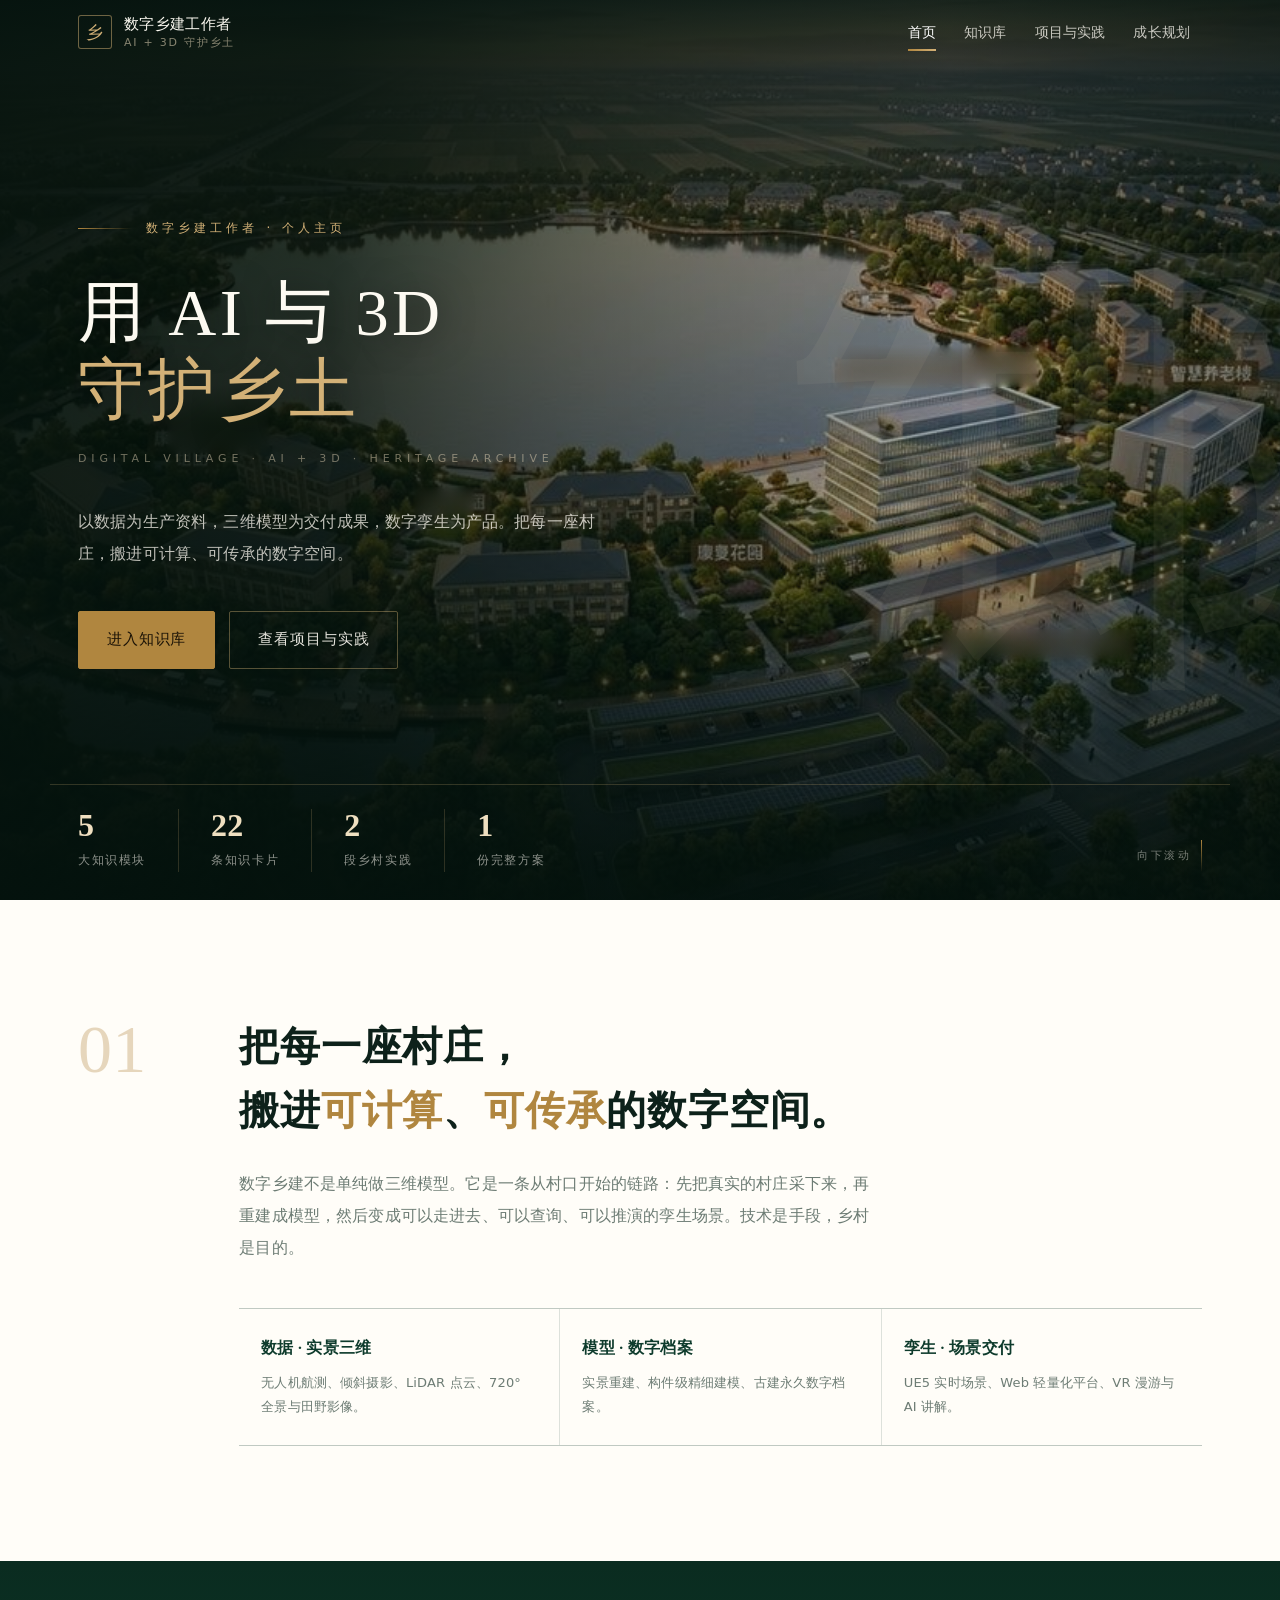
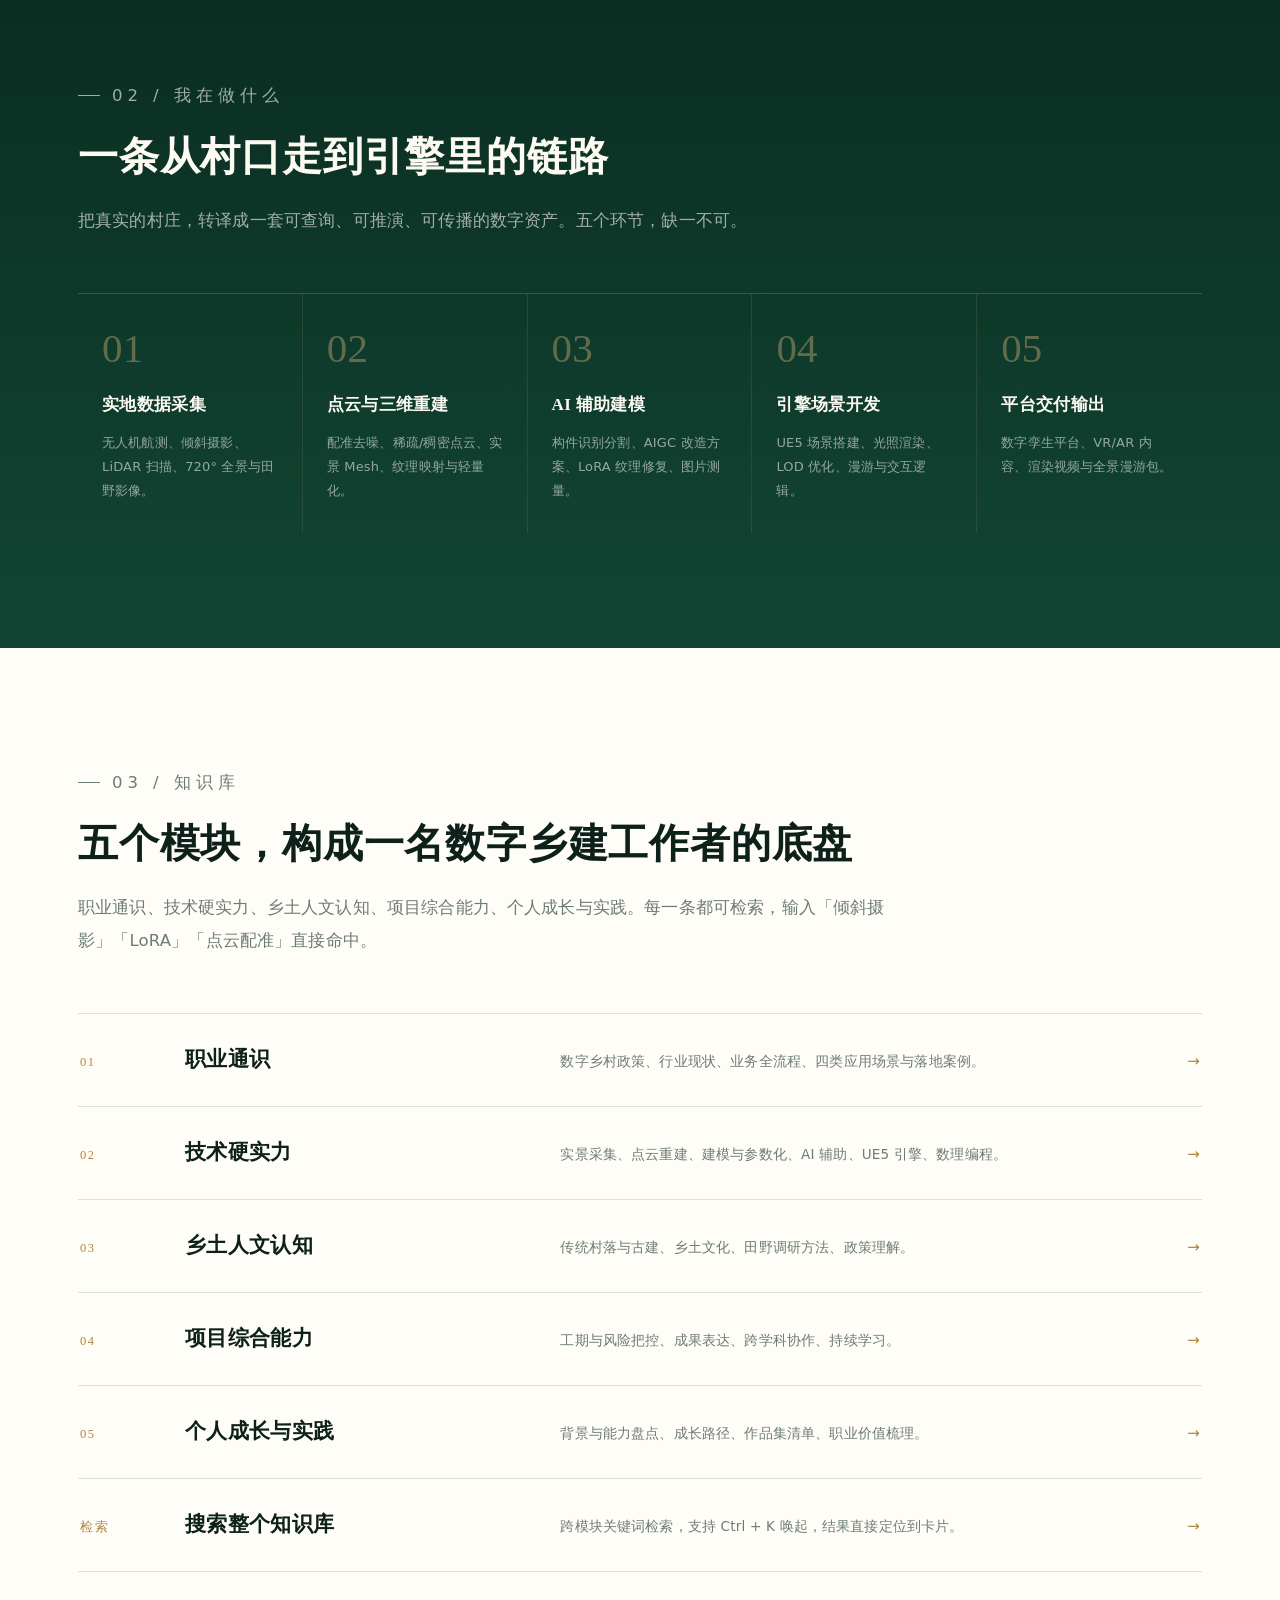
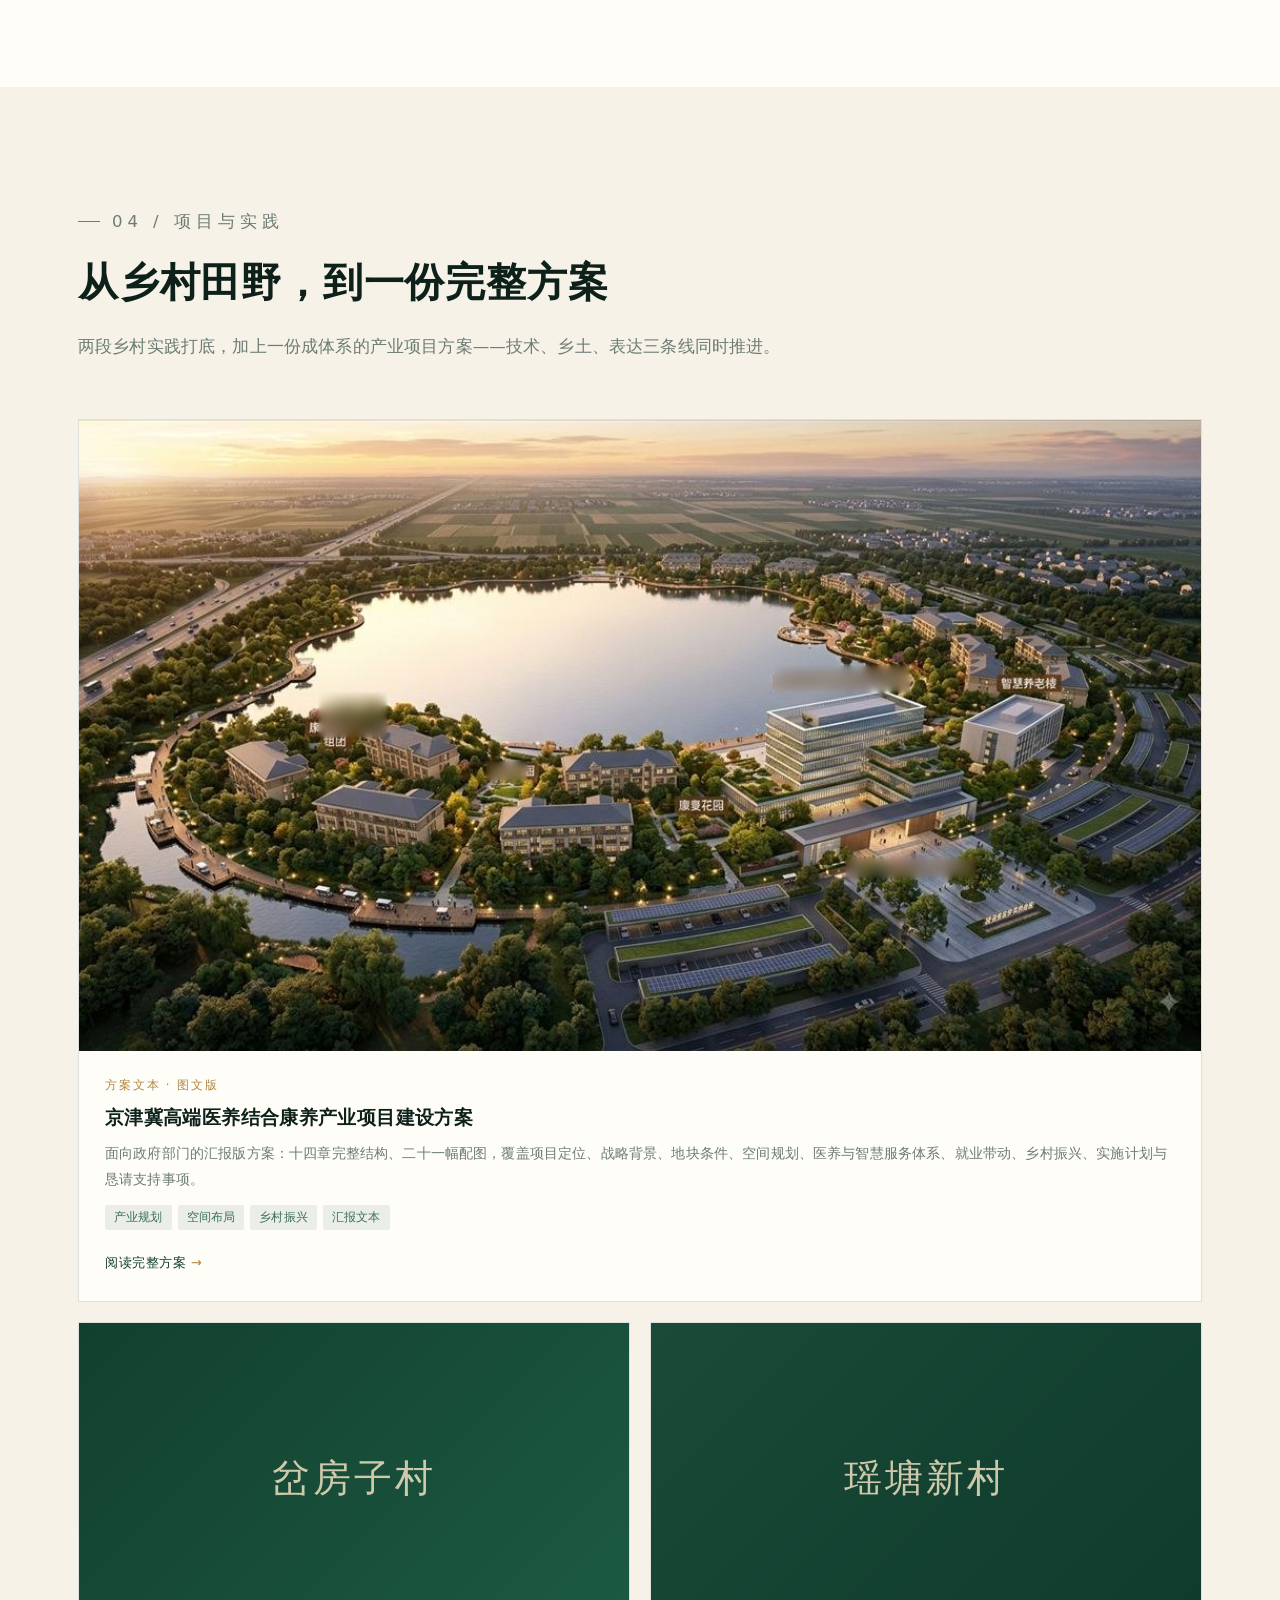
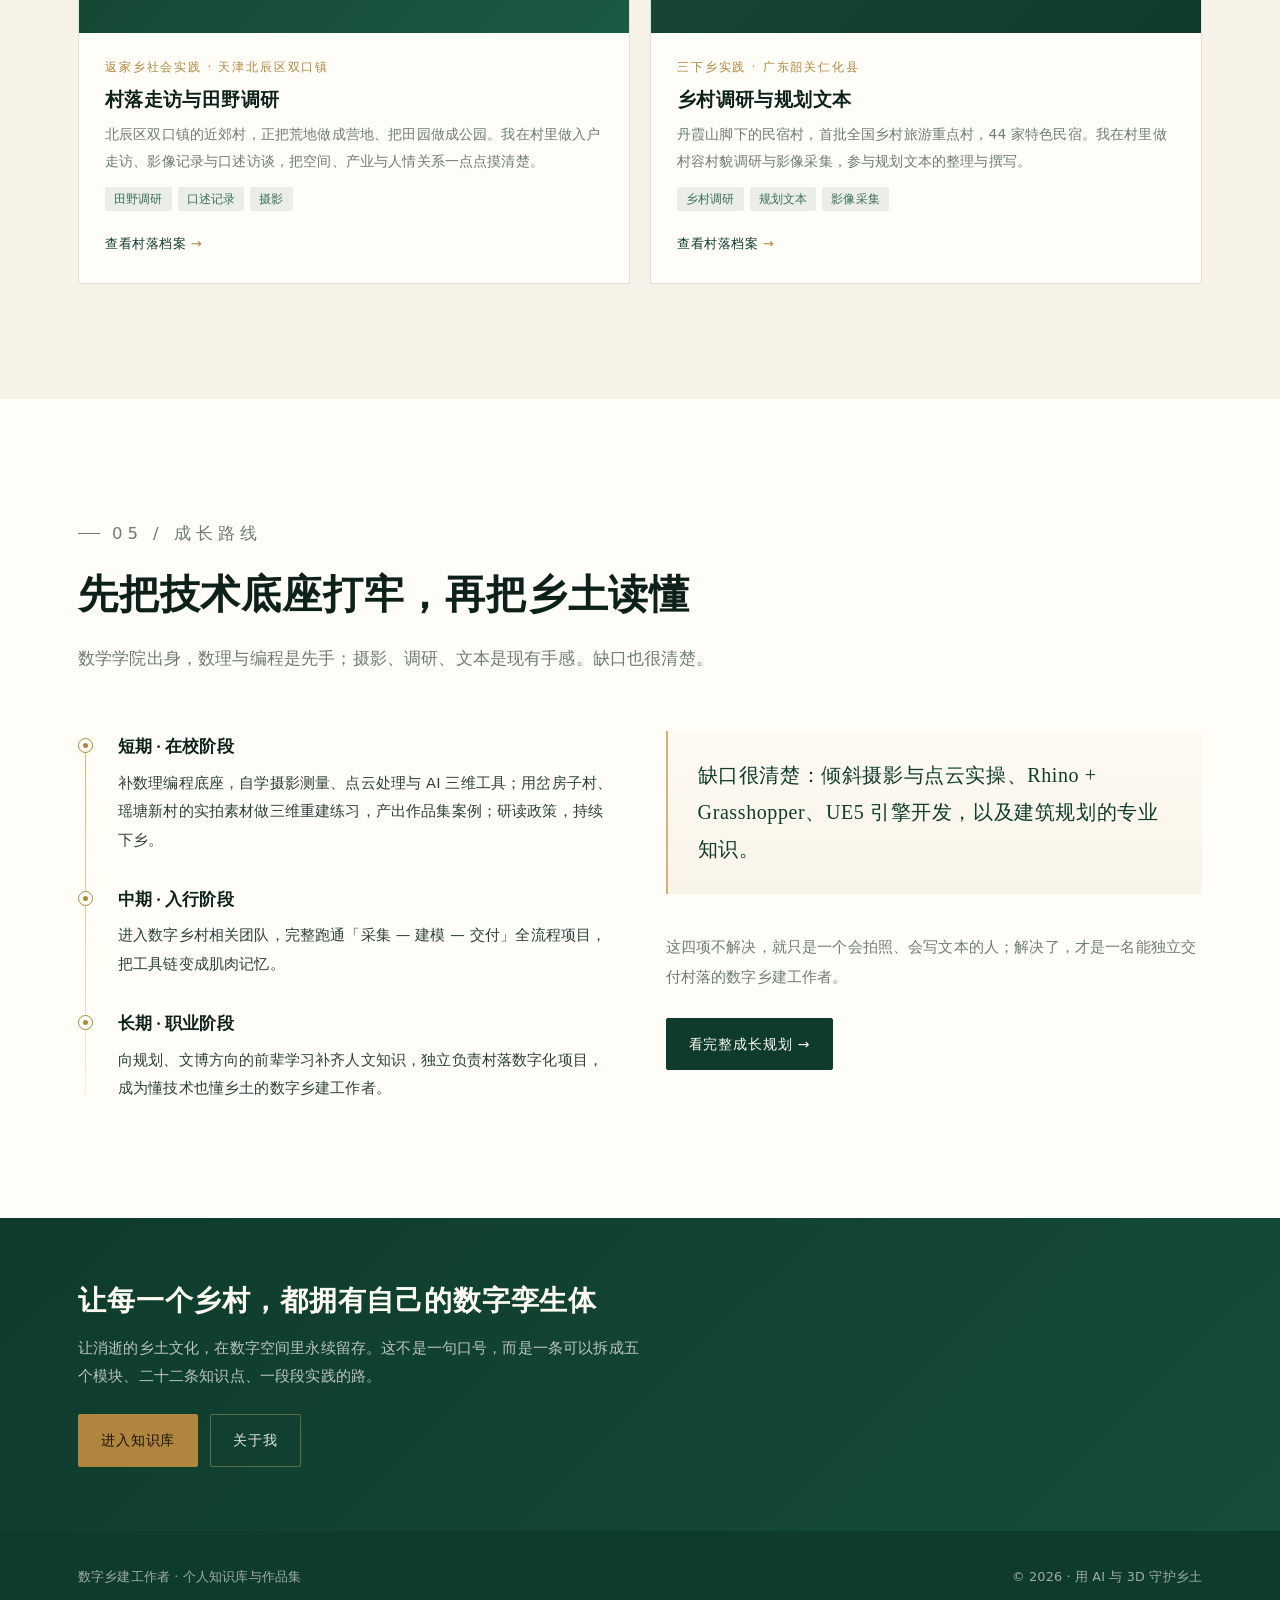
<file: index.html>
<!DOCTYPE html>
<html lang="zh-CN">
<head>
<meta charset="utf-8">
<meta name="viewport" content="width=device-width, initial-scale=1">
<title>数字乡建工作者 · 用 AI 与 3D 守护乡土</title>
<meta name="description" content="面向 AI + 3D 数字孪生乡村建设的个人主页：职业通识、技术知识库、乡土人文、项目实践与成长规划。">
<meta name="theme-color" content="#08231a">
<script>document.documentElement.className += ' js';</script>
<link rel="stylesheet" href="assets/css/site.css">
<style>:root{--hero-shot:url("[data-uri]")}</style>
</head>
<body>

<header class="topbar topbar--over" id="topbar">
  <div class="topbar-inner wrap">
    <a class="brand" href="index.html">
      <span class="brand-mark">乡</span>
      <span class="brand-text">数字乡建工作者<em>AI + 3D 守护乡土</em></span>
    </a>
    <nav class="nav" id="nav" aria-label="主导航">
      <a href="index.html" aria-current="page">首页</a>
      <a href="knowledge.html">知识库</a>
      <a href="projects.html">项目与实践</a>
      <a href="about.html">成长规划</a>
    </nav>
    <button class="nav-toggle" id="navToggle" aria-expanded="false" aria-controls="nav">菜单</button>
  </div>
  <div class="progress" id="progress" aria-hidden="true"></div>
</header>

<!-- ======================== 首屏 ======================== -->
<section class="hero2">
  <div class="hero2-media" aria-hidden="true"></div>
  <div class="hero2-veil" aria-hidden="true"></div>
  <span class="hero2-mark" aria-hidden="true">鄉</span>

  <div class="wrap hero2-inner">
    <p class="hero2-eyebrow">数字乡建工作者 · 个人主页</p>
    <h1 class="hero2-title">用 AI 与 3D<br><em>守护乡土</em></h1>
    <p class="hero2-en">DIGITAL VILLAGE · AI + 3D · HERITAGE ARCHIVE</p>
    <p class="hero2-lead">以数据为生产资料，三维模型为交付成果，数字孪生为产品。把每一座村庄，搬进可计算、可传承的数字空间。</p>
    <div class="hero2-actions">
      <a class="btn btn--primary" href="knowledge.html">进入知识库</a>
      <a class="btn btn--ghost" href="projects.html">查看项目与实践</a>
    </div>
  </div>

  <div class="wrap hero2-foot">
    <div class="hero2-stats">
      <div><strong>5</strong><span>大知识模块</span></div>
      <div><strong>22</strong><span>条知识卡片</span></div>
      <div><strong>2</strong><span>段乡村实践</span></div>
      <div><strong>1</strong><span>份完整方案</span></div>
    </div>
    <span class="scroll-cue">向下滚动<i></i></span>
  </div>
</section>

<!-- ======================== 01 定位 ======================== -->
<section class="section" id="position">
  <div class="wrap">
    <div class="intro-grid reveal">
      <p class="intro-num">01</p>
      <div>
        <h2 class="intro-lead">把每一座村庄，<br>搬进<em>可计算</em>、<em>可传承</em>的数字空间。</h2>
        <p class="intro-text">数字乡建不是单纯做三维模型。它是一条从村口开始的链路：先把真实的村庄采下来，再重建成模型，然后变成可以走进去、可以查询、可以推演的孪生场景。技术是手段，乡村是目的。</p>
        <div class="intro-cols">
          <div>
            <b>数据 · 实景三维</b>
            <span>无人机航测、倾斜摄影、LiDAR 点云、720° 全景与田野影像。</span>
          </div>
          <div>
            <b>模型 · 数字档案</b>
            <span>实景重建、构件级精细建模、古建永久数字档案。</span>
          </div>
          <div>
            <b>孪生 · 场景交付</b>
            <span>UE5 实时场景、Web 轻量化平台、VR 漫游与 AI 讲解。</span>
          </div>
        </div>
      </div>
    </div>
  </div>
</section>

<!-- ======================== 02 我在做什么 ======================== -->
<section class="section section--ink" id="what">
  <div class="wrap">
    <div class="section-head reveal">
      <p class="kicker">02 / 我在做什么</p>
      <h2>一条从村口走到引擎里的链路</h2>
      <p>把真实的村庄，转译成一套可查询、可推演、可传播的数字资产。五个环节，缺一不可。</p>
    </div>

    <div class="flow reveal">
      <div class="flow-item"><i>01</i><b>实地数据采集</b><span>无人机航测、倾斜摄影、LiDAR 扫描、720° 全景与田野影像。</span></div>
      <div class="flow-item"><i>02</i><b>点云与三维重建</b><span>配准去噪、稀疏/稠密点云、实景 Mesh、纹理映射与轻量化。</span></div>
      <div class="flow-item"><i>03</i><b>AI 辅助建模</b><span>构件识别分割、AIGC 改造方案、LoRA 纹理修复、图片测量。</span></div>
      <div class="flow-item"><i>04</i><b>引擎场景开发</b><span>UE5 场景搭建、光照渲染、LOD 优化、漫游与交互逻辑。</span></div>
      <div class="flow-item"><i>05</i><b>平台交付输出</b><span>数字孪生平台、VR/AR 内容、渲染视频与全景漫游包。</span></div>
    </div>
  </div>
</section>

<!-- ======================== 03 知识库 ======================== -->
<section class="section" id="kb">
  <div class="wrap">
    <div class="section-head reveal">
      <p class="kicker">03 / 知识库</p>
      <h2>五个模块，构成一名数字乡建工作者的底盘</h2>
      <p>职业通识、技术硬实力、乡土人文认知、项目综合能力、个人成长与实践。每一条都可检索，输入「倾斜摄影」「LoRA」「点云配准」直接命中。</p>
    </div>

    <div class="kb-rows reveal">
      <a class="kb-row" href="knowledge.html#m1">
        <span class="no">01</span>
        <b>职业通识</b>
        <p>数字乡村政策、行业现状、业务全流程、四类应用场景与落地案例。</p>
        <span class="arw">→</span>
      </a>
      <a class="kb-row" href="knowledge.html#m2">
        <span class="no">02</span>
        <b>技术硬实力</b>
        <p>实景采集、点云重建、建模与参数化、AI 辅助、UE5 引擎、数理编程。</p>
        <span class="arw">→</span>
      </a>
      <a class="kb-row" href="knowledge.html#m3">
        <span class="no">03</span>
        <b>乡土人文认知</b>
        <p>传统村落与古建、乡土文化、田野调研方法、政策理解。</p>
        <span class="arw">→</span>
      </a>
      <a class="kb-row" href="knowledge.html#m4">
        <span class="no">04</span>
        <b>项目综合能力</b>
        <p>工期与风险把控、成果表达、跨学科协作、持续学习。</p>
        <span class="arw">→</span>
      </a>
      <a class="kb-row" href="knowledge.html#m5">
        <span class="no">05</span>
        <b>个人成长与实践</b>
        <p>背景与能力盘点、成长路径、作品集清单、职业价值梳理。</p>
        <span class="arw">→</span>
      </a>
      <a class="kb-row" href="knowledge.html#search">
        <span class="no">检索</span>
        <b>搜索整个知识库</b>
        <p>跨模块关键词检索，支持 Ctrl + K 唤起，结果直接定位到卡片。</p>
        <span class="arw">→</span>
      </a>
    </div>
  </div>
</section>

<!-- ======================== 04 项目与实践 ======================== -->
<section class="section section--cream" id="projects">
  <div class="wrap">
    <div class="section-head reveal">
      <p class="kicker">04 / 项目与实践</p>
      <h2>从乡村田野，到一份完整方案</h2>
      <p>两段乡村实践打底，加上一份成体系的产业项目方案——技术、乡土、表达三条线同时推进。</p>
    </div>

    <div class="proj-grid reveal">
      <a class="proj proj--wide" href="kangyang.html">
        <div class="proj-media shot" role="img" aria-label="京津冀高端医养结合康养产业项目鸟瞰效果示意" style="background-image:var(--hero-shot)"></div>
        <div class="proj-body">
          <span class="meta">方案文本 · 图文版</span>
          <h3>京津冀高端医养结合康养产业项目建设方案</h3>
          <p>面向政府部门的汇报版方案：十四章完整结构、二十一幅配图，覆盖项目定位、战略背景、地块条件、空间规划、医养与智慧服务体系、就业带动、乡村振兴、实施计划与恳请支持事项。</p>
          <div class="tags"><span>产业规划</span><span>空间布局</span><span>乡村振兴</span><span>汇报文本</span></div>
          <span class="go">阅读完整方案</span>
        </div>
      </a>

      <a class="proj" href="projects.html#chafangzi">
        <div class="proj-media" style="display:grid;place-items:center;background:linear-gradient(135deg,#12402f,#1c5a43)">
          <span style="font-family:var(--serif);font-size:38px;color:rgba(239,223,192,.85);letter-spacing:.08em">岔房子村</span>
        </div>
        <div class="proj-body">
          <span class="meta">返家乡社会实践 · 天津北辰区双口镇</span>
          <h3>村落走访与田野调研</h3>
          <p>北辰区双口镇的近郊村，正把荒地做成营地、把田园做成公园。我在村里做入户走访、影像记录与口述访谈，把空间、产业与人情关系一点点摸清楚。</p>
          <div class="tags"><span>田野调研</span><span>口述记录</span><span>摄影</span></div>
          <span class="go">查看村落档案</span>
        </div>
      </a>

      <a class="proj" href="projects.html#yaotang">
        <div class="proj-media" style="display:grid;place-items:center;background:linear-gradient(135deg,#1a4a38,#0f3b2c)">
          <span style="font-family:var(--serif);font-size:38px;color:rgba(239,223,192,.85);letter-spacing:.08em">瑶塘新村</span>
        </div>
        <div class="proj-body">
          <span class="meta">三下乡实践 · 广东韶关仁化县</span>
          <h3>乡村调研与规划文本</h3>
          <p>丹霞山脚下的民宿村，首批全国乡村旅游重点村，44 家特色民宿。我在村里做村容村貌调研与影像采集，参与规划文本的整理与撰写。</p>
          <div class="tags"><span>乡村调研</span><span>规划文本</span><span>影像采集</span></div>
          <span class="go">查看村落档案</span>
        </div>
      </a>
    </div>
  </div>
</section>

<!-- ======================== 05 成长 ======================== -->
<section class="section" id="growth">
  <div class="wrap">
    <div class="section-head reveal">
      <p class="kicker">05 / 成长路线</p>
      <h2>先把技术底座打牢，再把乡土读懂</h2>
      <p>数学学院出身，数理与编程是先手；摄影、调研、文本是现有手感。缺口也很清楚。</p>
    </div>

    <div class="two-col reveal">
      <div>
        <div class="timeline" style="margin-top:0">
          <div class="tl-item">
            <b>短期 · 在校阶段</b>
            <p>补数理编程底座，自学摄影测量、点云处理与 AI 三维工具；用岔房子村、瑶塘新村的实拍素材做三维重建练习，产出作品集案例；研读政策，持续下乡。</p>
          </div>
          <div class="tl-item">
            <b>中期 · 入行阶段</b>
            <p>进入数字乡村相关团队，完整跑通「采集 — 建模 — 交付」全流程项目，把工具链变成肌肉记忆。</p>
          </div>
          <div class="tl-item">
            <b>长期 · 职业阶段</b>
            <p>向规划、文博方向的前辈学习补齐人文知识，独立负责村落数字化项目，成为懂技术也懂乡土的数字乡建工作者。</p>
          </div>
        </div>
      </div>
      <div>
        <div class="pull" style="margin-top:0">
          缺口很清楚：倾斜摄影与点云实操、Rhino + Grasshopper、UE5 引擎开发，以及建筑规划的专业知识。
        </div>
        <p style="font-size:14.8px;line-height:2;color:var(--muted);margin:22px 0 26px">这四项不解决，就只是一个会拍照、会写文本的人；解决了，才是一名能独立交付村落的数字乡建工作者。</p>
        <a class="btn btn--dark" href="about.html">看完整成长规划 →</a>
      </div>
    </div>
  </div>
</section>

<!-- ======================== 结语 ======================== -->
<section class="cta-band">
  <div class="wrap reveal">
    <h2>让每一个乡村，都拥有自己的数字孪生体</h2>
    <p>让消逝的乡土文化，在数字空间里永续留存。这不是一句口号，而是一条可以拆成五个模块、二十二条知识点、一段段实践的路。</p>
    <div class="btns">
      <a class="btn btn--primary" href="knowledge.html">进入知识库</a>
      <a class="btn btn--ghost" href="about.html">关于我</a>
    </div>
  </div>
</section>

<footer class="site-foot">
  <div class="wrap foot-inner">
    <p>数字乡建工作者 · 个人知识库与作品集</p>
    <p>© 2026 · 用 AI 与 3D 守护乡土</p>
  </div>
</footer>

<script src="assets/js/site.js" defer></script>
</body>
</html>
</file>
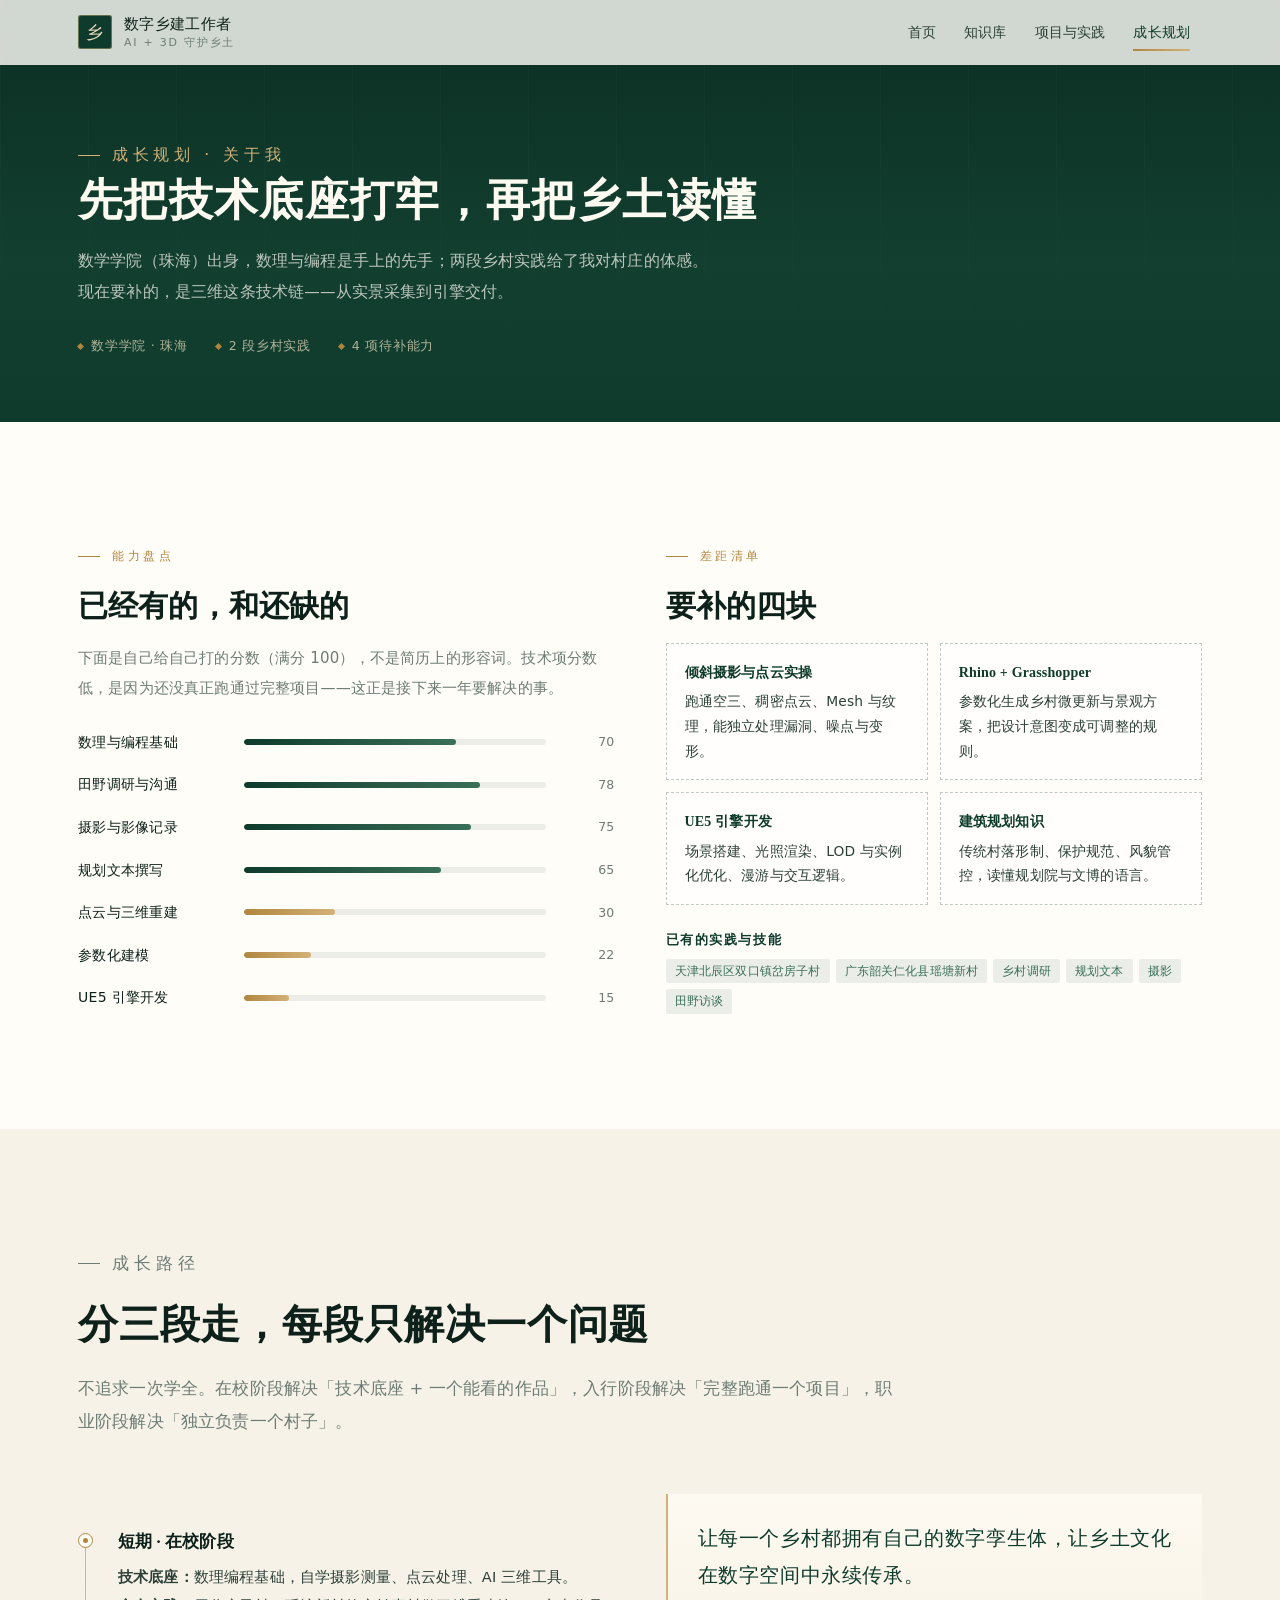
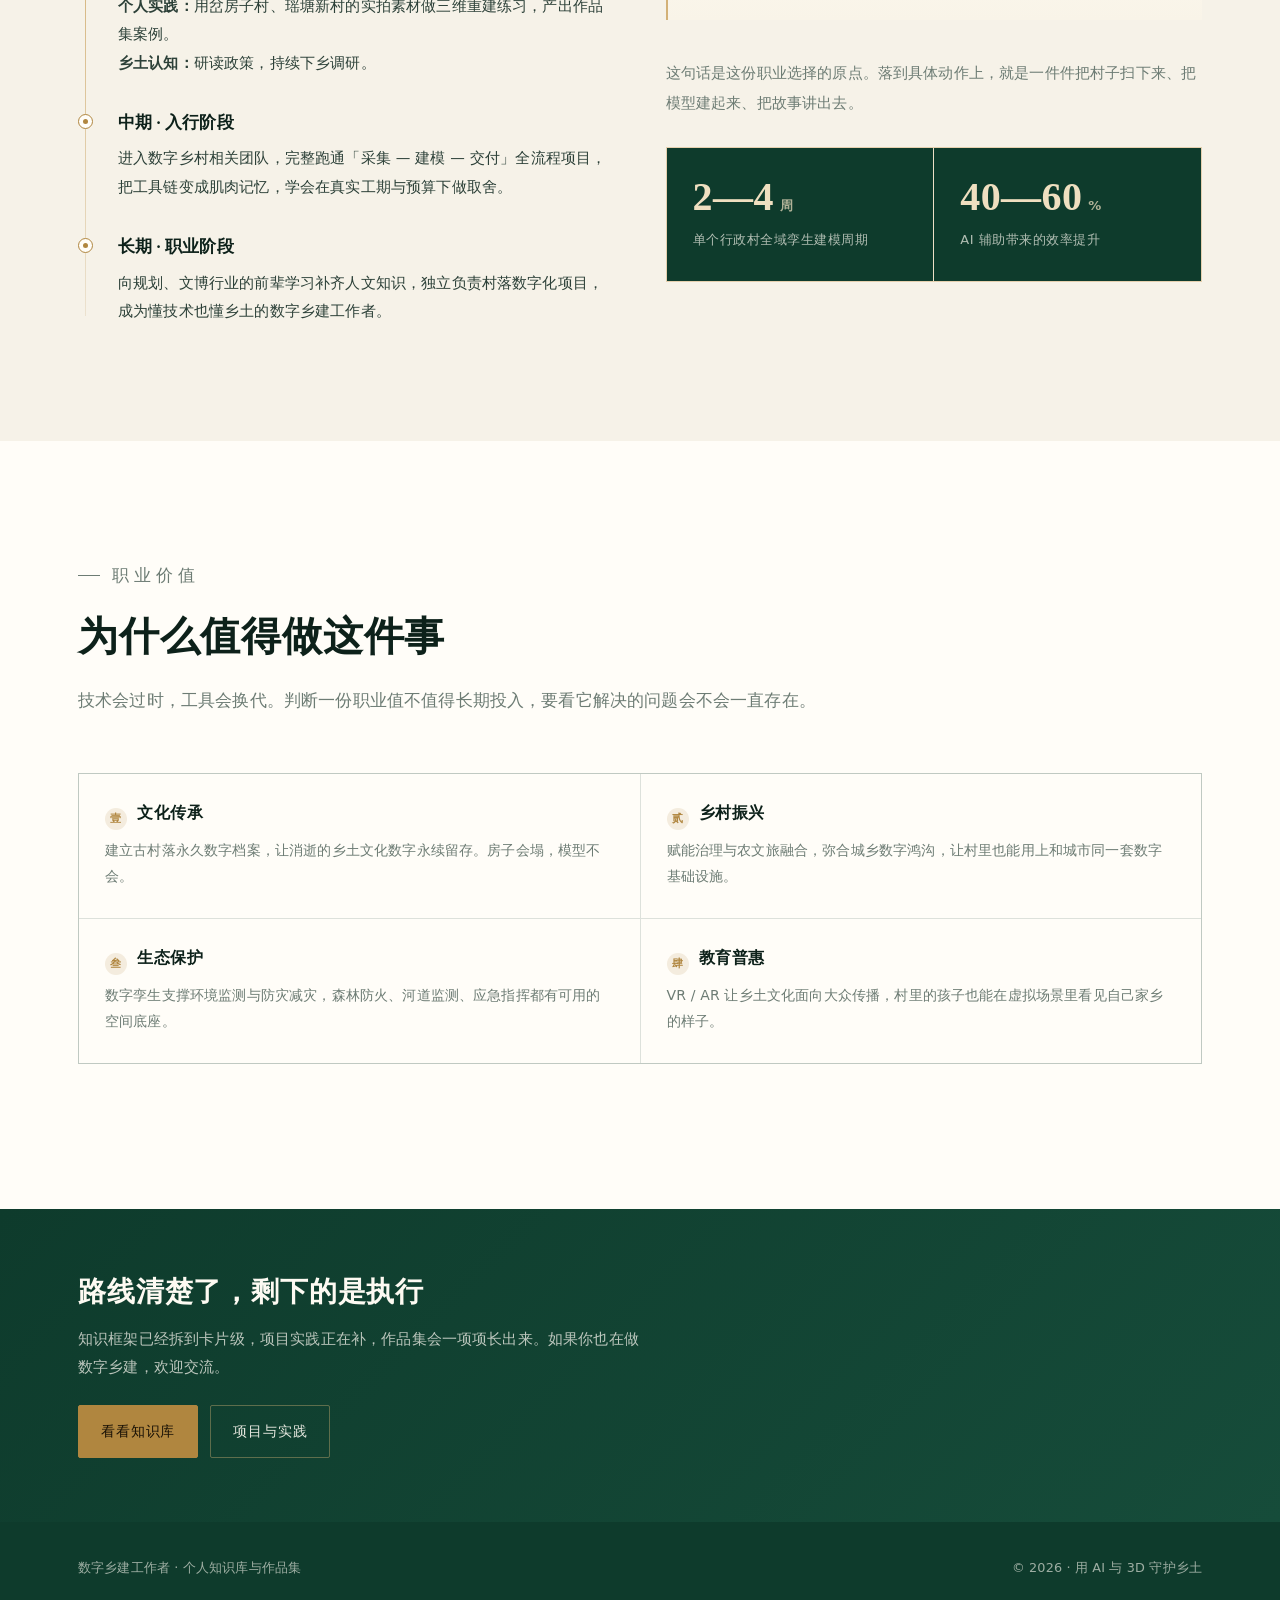
<file: about.html>
<!DOCTYPE html>
<html lang="zh-CN">
<head>
<meta charset="utf-8">
<meta name="viewport" content="width=device-width, initial-scale=1">
<title>成长规划 · 数字乡建工作者</title>
<meta name="description" content="个人背景、能力自评、待补的差距清单，以及从在校阶段到职业阶段的成长路径。">
<meta name="theme-color" content="#0e3b2c">
<script>document.documentElement.className += ' js';</script>
<link rel="stylesheet" href="assets/css/site.css">
</head>
<body>

<header class="topbar" id="topbar">
  <div class="topbar-inner wrap">
    <a class="brand" href="index.html">
      <span class="brand-mark">乡</span>
      <span class="brand-text">数字乡建工作者<em>AI + 3D 守护乡土</em></span>
    </a>
    <nav class="nav" id="nav" aria-label="主导航">
      <a href="index.html">首页</a>
      <a href="knowledge.html">知识库</a>
      <a href="projects.html">项目与实践</a>
      <a href="about.html" aria-current="page">成长规划</a>
    </nav>
    <button class="nav-toggle" id="navToggle" aria-expanded="false" aria-controls="nav">菜单</button>
  </div>
  <div class="progress" id="progress" aria-hidden="true"></div>
</header>

<section class="page-hero">
  <div class="wrap">
    <p class="kicker">成长规划 · 关于我</p>
    <h1>先把技术底座打牢，再把乡土读懂</h1>
    <p>数学学院（珠海）出身，数理与编程是手上的先手；两段乡村实践给了我对村庄的体感。现在要补的，是三维这条技术链——从实景采集到引擎交付。</p>
    <div class="hero-meta-row">
      <span>数学学院 · 珠海</span>
      <span>2 段乡村实践</span>
      <span>4 项待补能力</span>
    </div>
  </div>
</section>

<!-- ======================== 能力盘点 ======================== -->
<section class="section" id="skills">
  <div class="wrap two-col">
    <div class="reveal">
      <p class="kicker">能力盘点</p>
      <h2 style="font-size:clamp(22px,2.8vw,30px);margin:0 0 16px">已经有的，和还缺的</h2>
      <p style="font-size:15px;line-height:2;color:var(--muted);margin:0 0 26px">下面是自己给自己打的分数（满分 100），不是简历上的形容词。技术项分数低，是因为还没真正跑通过完整项目——这正是接下来一年要解决的事。</p>

      <div class="skill-list">
        <div class="skill"><b>数理与编程基础</b><span class="bar"><i data-w="70"></i></span><em>70</em></div>
        <div class="skill"><b>田野调研与沟通</b><span class="bar"><i data-w="78"></i></span><em>78</em></div>
        <div class="skill"><b>摄影与影像记录</b><span class="bar"><i data-w="75"></i></span><em>75</em></div>
        <div class="skill"><b>规划文本撰写</b><span class="bar"><i data-w="65"></i></span><em>65</em></div>
        <div class="skill"><b>点云与三维重建</b><span class="bar"><i data-w="30" class="low"></i></span><em>30</em></div>
        <div class="skill"><b>参数化建模</b><span class="bar"><i data-w="22" class="low"></i></span><em>22</em></div>
        <div class="skill"><b>UE5 引擎开发</b><span class="bar"><i data-w="15" class="low"></i></span><em>15</em></div>
      </div>
    </div>

    <div class="reveal">
      <p class="kicker">差距清单</p>
      <h2 style="font-size:clamp(22px,2.8vw,30px);margin:0 0 16px">要补的四块</h2>
      <div class="gap-grid">
        <div class="gap"><b>倾斜摄影与点云实操</b>跑通空三、稠密点云、Mesh 与纹理，能独立处理漏洞、噪点与变形。</div>
        <div class="gap"><b>Rhino + Grasshopper</b>参数化生成乡村微更新与景观方案，把设计意图变成可调整的规则。</div>
        <div class="gap"><b>UE5 引擎开发</b>场景搭建、光照渲染、LOD 与实例化优化、漫游与交互逻辑。</div>
        <div class="gap"><b>建筑规划知识</b>传统村落形制、保护规范、风貌管控，读懂规划院与文博的语言。</div>
      </div>

      <h4 style="font-size:13px;letter-spacing:.12em;color:var(--forest);margin:26px 0 10px">已有的实践与技能</h4>
      <div class="tags">
        <span>天津北辰区双口镇岔房子村</span>
        <span>广东韶关仁化县瑶塘新村</span>
        <span>乡村调研</span>
        <span>规划文本</span>
        <span>摄影</span>
        <span>田野访谈</span>
      </div>
    </div>
  </div>
</section>

<!-- ======================== 成长路径 ======================== -->
<section class="section section--cream" id="path">
  <div class="wrap">
    <div class="section-head reveal">
      <p class="kicker">成长路径</p>
      <h2>分三段走，每段只解决一个问题</h2>
      <p>不追求一次学全。在校阶段解决「技术底座 + 一个能看的作品」，入行阶段解决「完整跑通一个项目」，职业阶段解决「独立负责一个村子」。</p>
    </div>

    <div class="two-col reveal">
      <div>
        <div class="timeline">
          <div class="tl-item">
            <b>短期 · 在校阶段</b>
            <p><strong>技术底座：</strong>数理编程基础，自学摄影测量、点云处理、AI 三维工具。<br><strong>个人实践：</strong>用岔房子村、瑶塘新村的实拍素材做三维重建练习，产出作品集案例。<br><strong>乡土认知：</strong>研读政策，持续下乡调研。</p>
          </div>
          <div class="tl-item">
            <b>中期 · 入行阶段</b>
            <p>进入数字乡村相关团队，完整跑通「采集 — 建模 — 交付」全流程项目，把工具链变成肌肉记忆，学会在真实工期与预算下做取舍。</p>
          </div>
          <div class="tl-item">
            <b>长期 · 职业阶段</b>
            <p>向规划、文博行业的前辈学习补齐人文知识，独立负责村落数字化项目，成为懂技术也懂乡土的数字乡建工作者。</p>
          </div>
        </div>
      </div>

      <div>
        <div class="pull" style="margin-top:0">
          让每一个乡村都拥有自己的数字孪生体，让乡土文化在数字空间中永续传承。
        </div>
        <p style="font-size:14.8px;line-height:2;color:var(--muted)">这句话是这份职业选择的原点。落到具体动作上，就是一件件把村子扫下来、把模型建起来、把故事讲出去。</p>

        <div class="metrics" style="grid-template-columns:repeat(2,minmax(0,1fr))">
          <div class="metric"><strong>2—4<small>周</small></strong><span>单个行政村全域孪生建模周期</span></div>
          <div class="metric"><strong>40—60<small>%</small></strong><span>AI 辅助带来的效率提升</span></div>
        </div>
      </div>
    </div>
  </div>
</section>

<!-- ======================== 职业价值 ======================== -->
<section class="section" id="value">
  <div class="wrap">
    <div class="section-head reveal">
      <p class="kicker">职业价值</p>
      <h2>为什么值得做这件事</h2>
      <p>技术会过时，工具会换代。判断一份职业值不值得长期投入，要看它解决的问题会不会一直存在。</p>
    </div>

    <div class="quad reveal">
      <div>
        <h4><i>壹</i>文化传承</h4>
        <p>建立古村落永久数字档案，让消逝的乡土文化数字永续留存。房子会塌，模型不会。</p>
      </div>
      <div>
        <h4><i>贰</i>乡村振兴</h4>
        <p>赋能治理与农文旅融合，弥合城乡数字鸿沟，让村里也能用上和城市同一套数字基础设施。</p>
      </div>
      <div>
        <h4><i>叁</i>生态保护</h4>
        <p>数字孪生支撑环境监测与防灾减灾，森林防火、河道监测、应急指挥都有可用的空间底座。</p>
      </div>
      <div>
        <h4><i>肆</i>教育普惠</h4>
        <p>VR / AR 让乡土文化面向大众传播，村里的孩子也能在虚拟场景里看见自己家乡的样子。</p>
      </div>
    </div>
  </div>
</section>

<section class="cta-band">
  <div class="wrap reveal">
    <h2>路线清楚了，剩下的是执行</h2>
    <p>知识框架已经拆到卡片级，项目实践正在补，作品集会一项项长出来。如果你也在做数字乡建，欢迎交流。</p>
    <div class="btns">
      <a class="btn btn--primary" href="knowledge.html">看看知识库</a>
      <a class="btn btn--ghost" href="projects.html">项目与实践</a>
    </div>
  </div>
</section>

<footer class="site-foot">
  <div class="wrap foot-inner">
    <p>数字乡建工作者 · 个人知识库与作品集</p>
    <p>© 2026 · 用 AI 与 3D 守护乡土</p>
  </div>
</footer>

<script src="assets/js/site.js" defer></script>
</body>
</html>
</file>
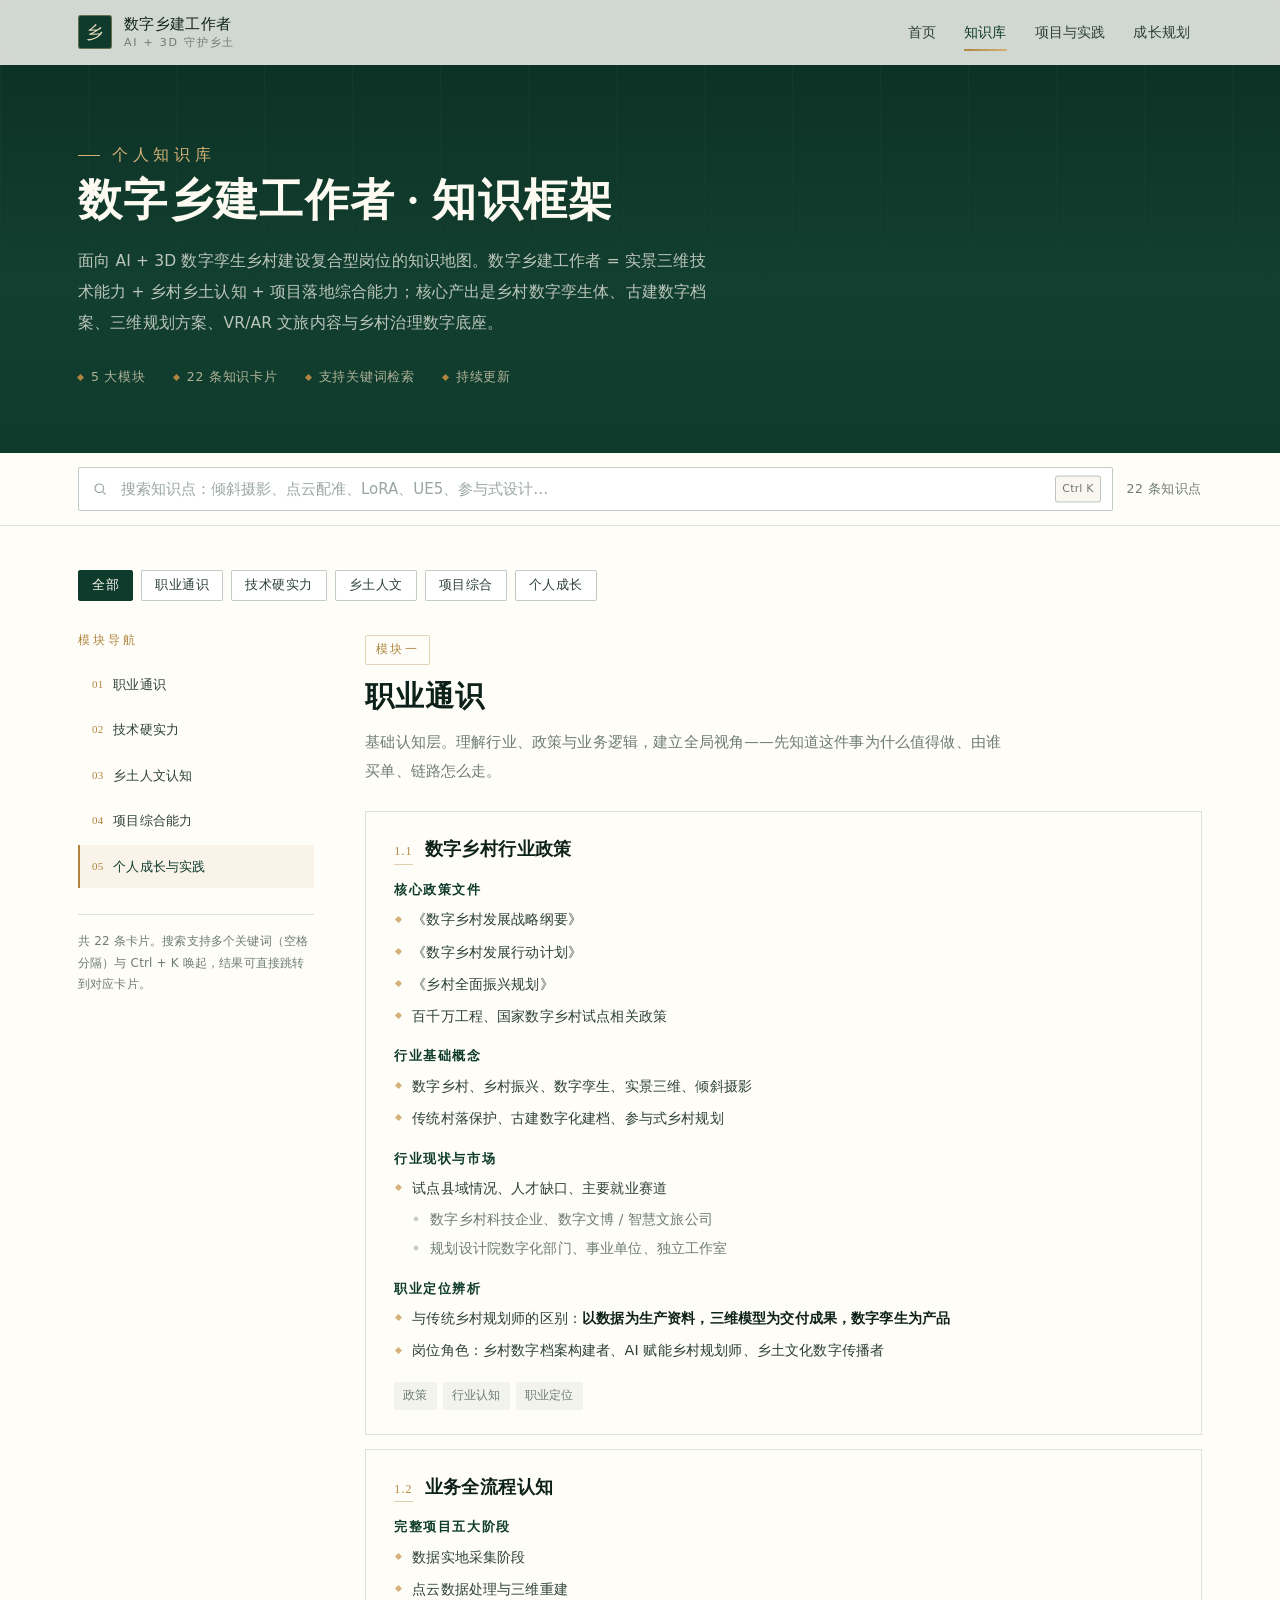
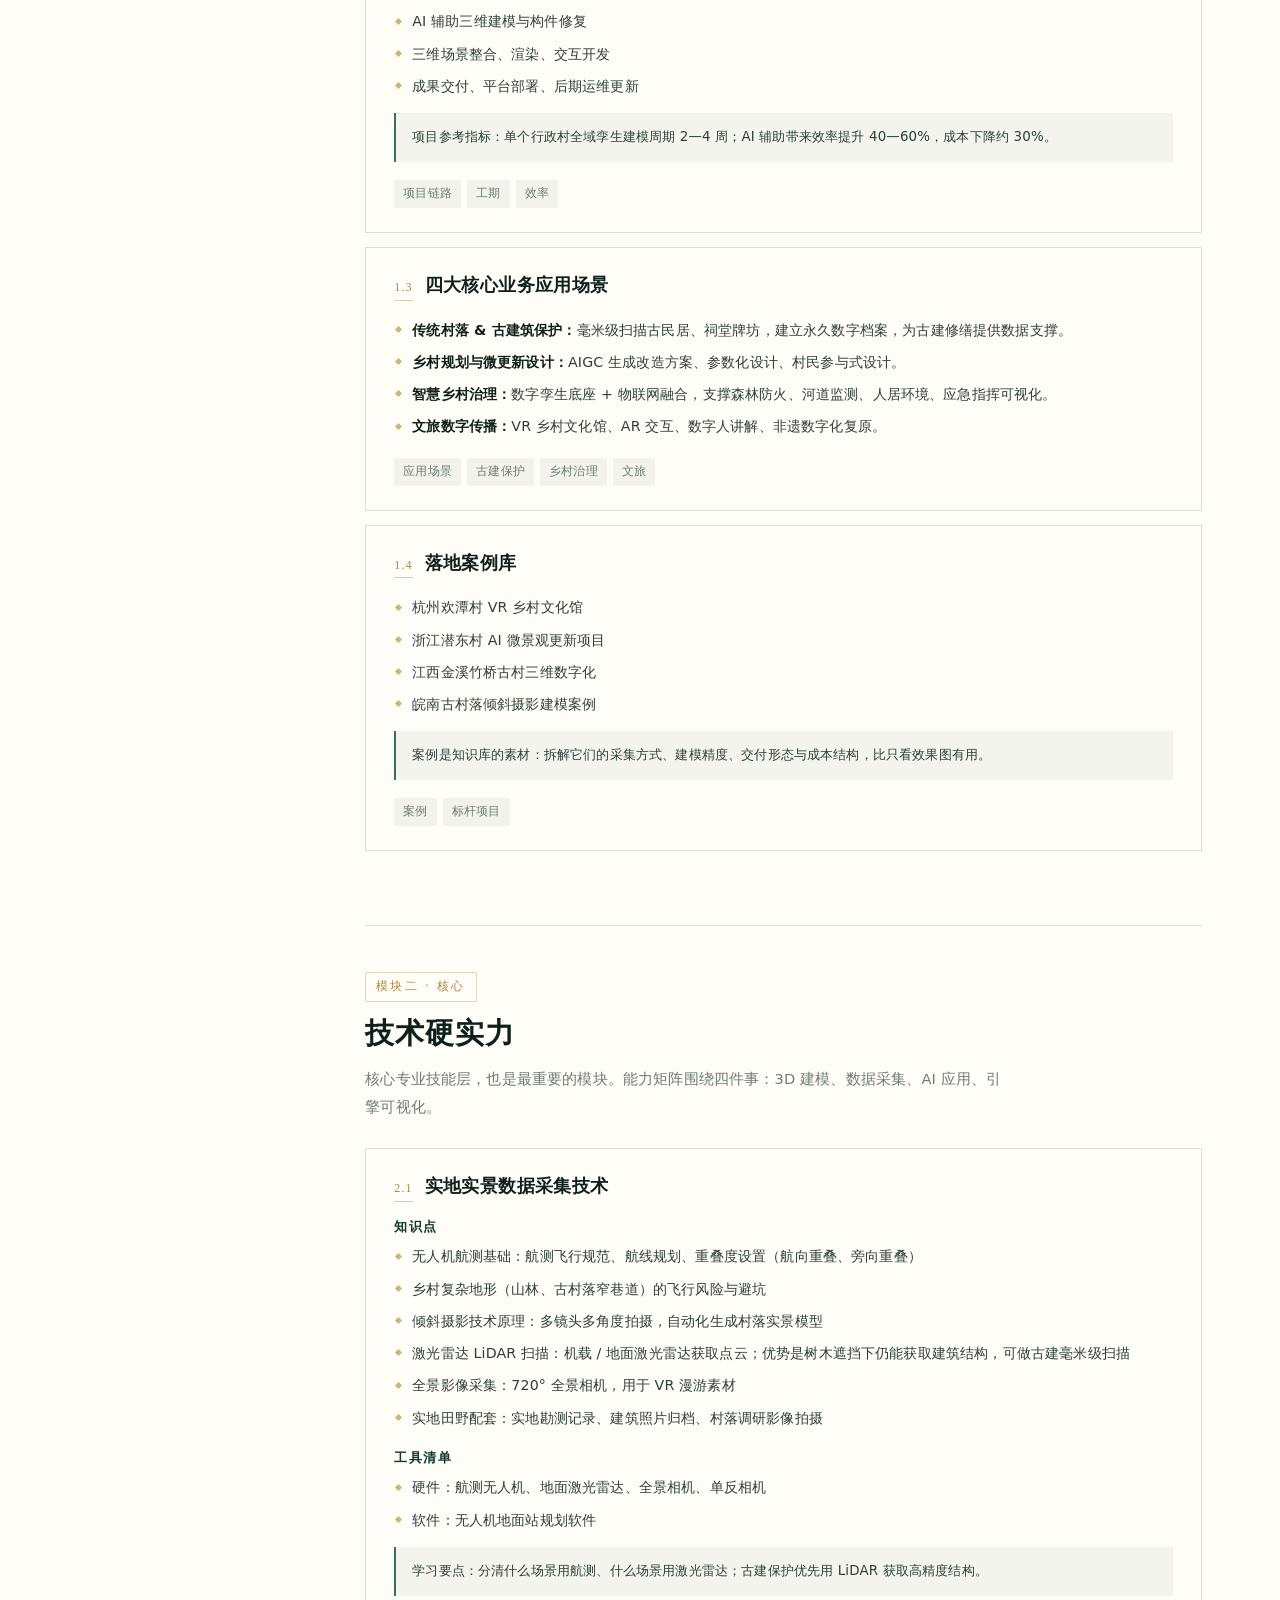
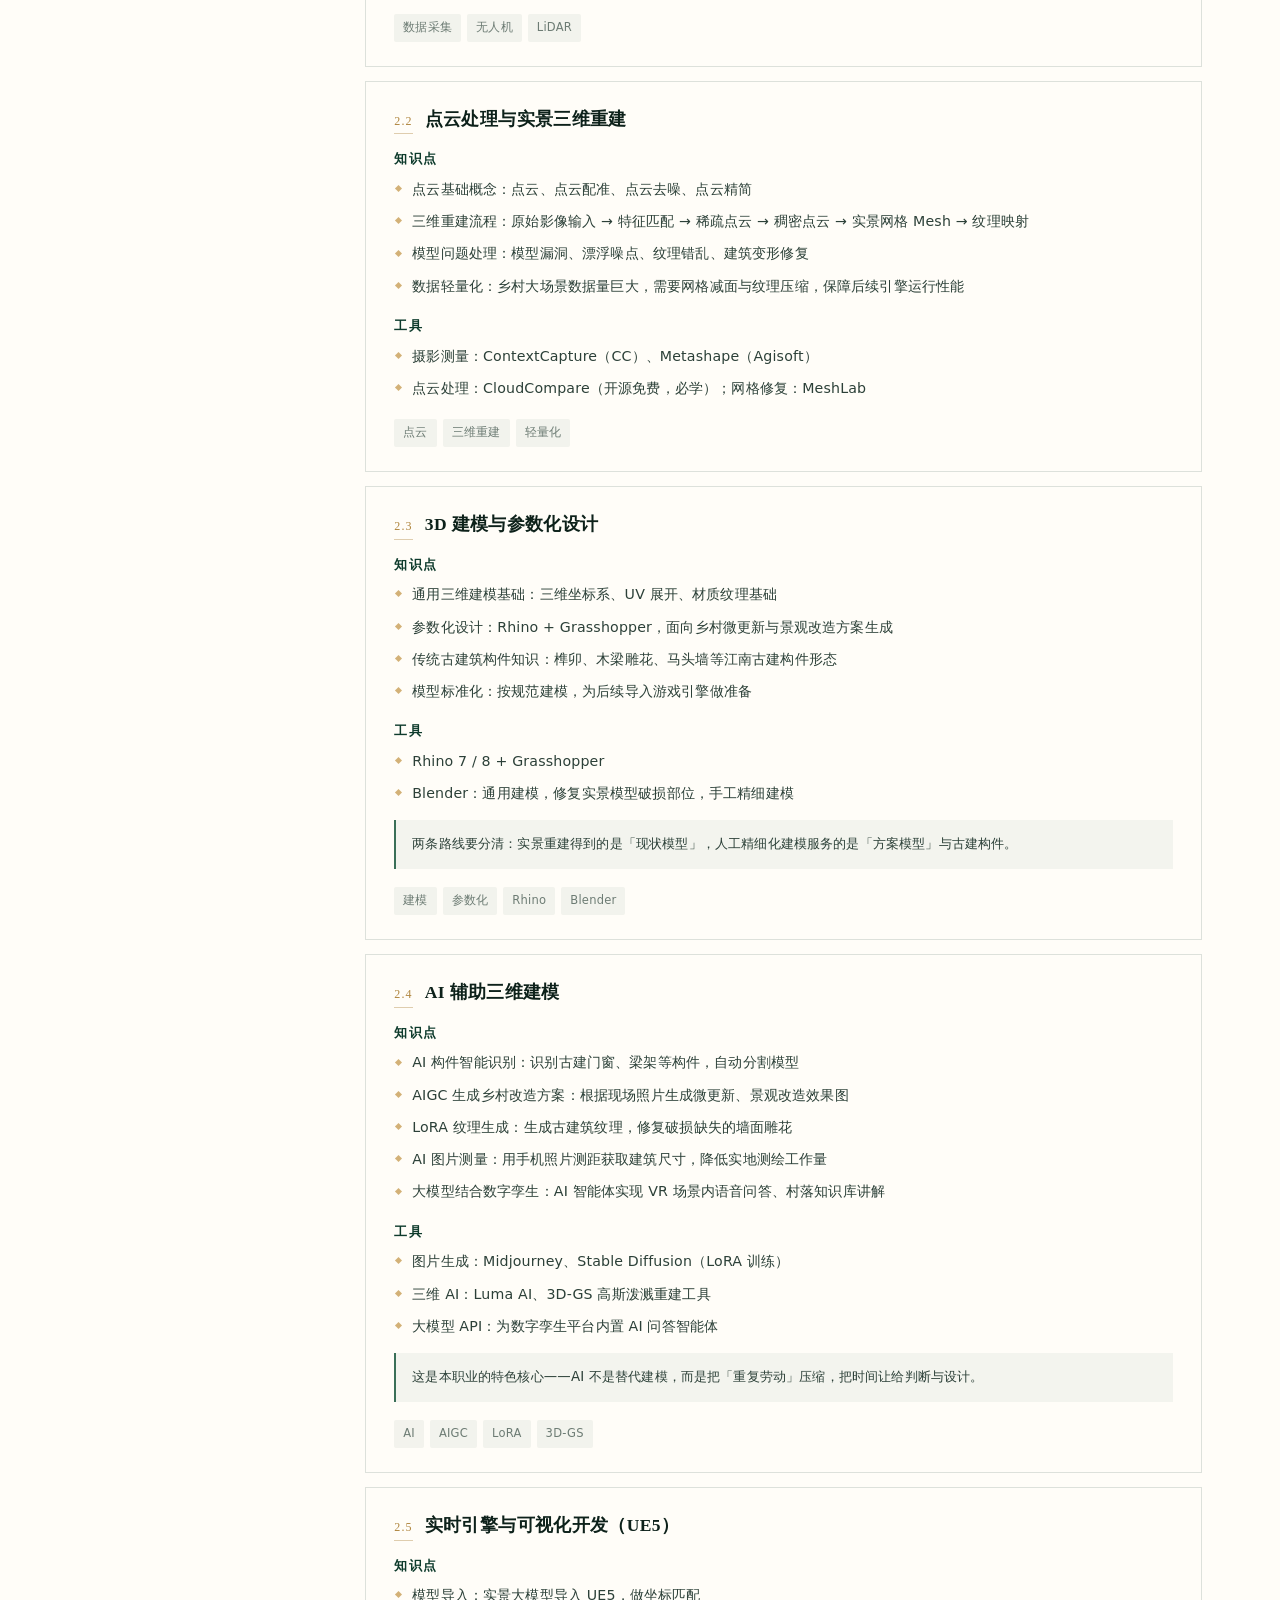
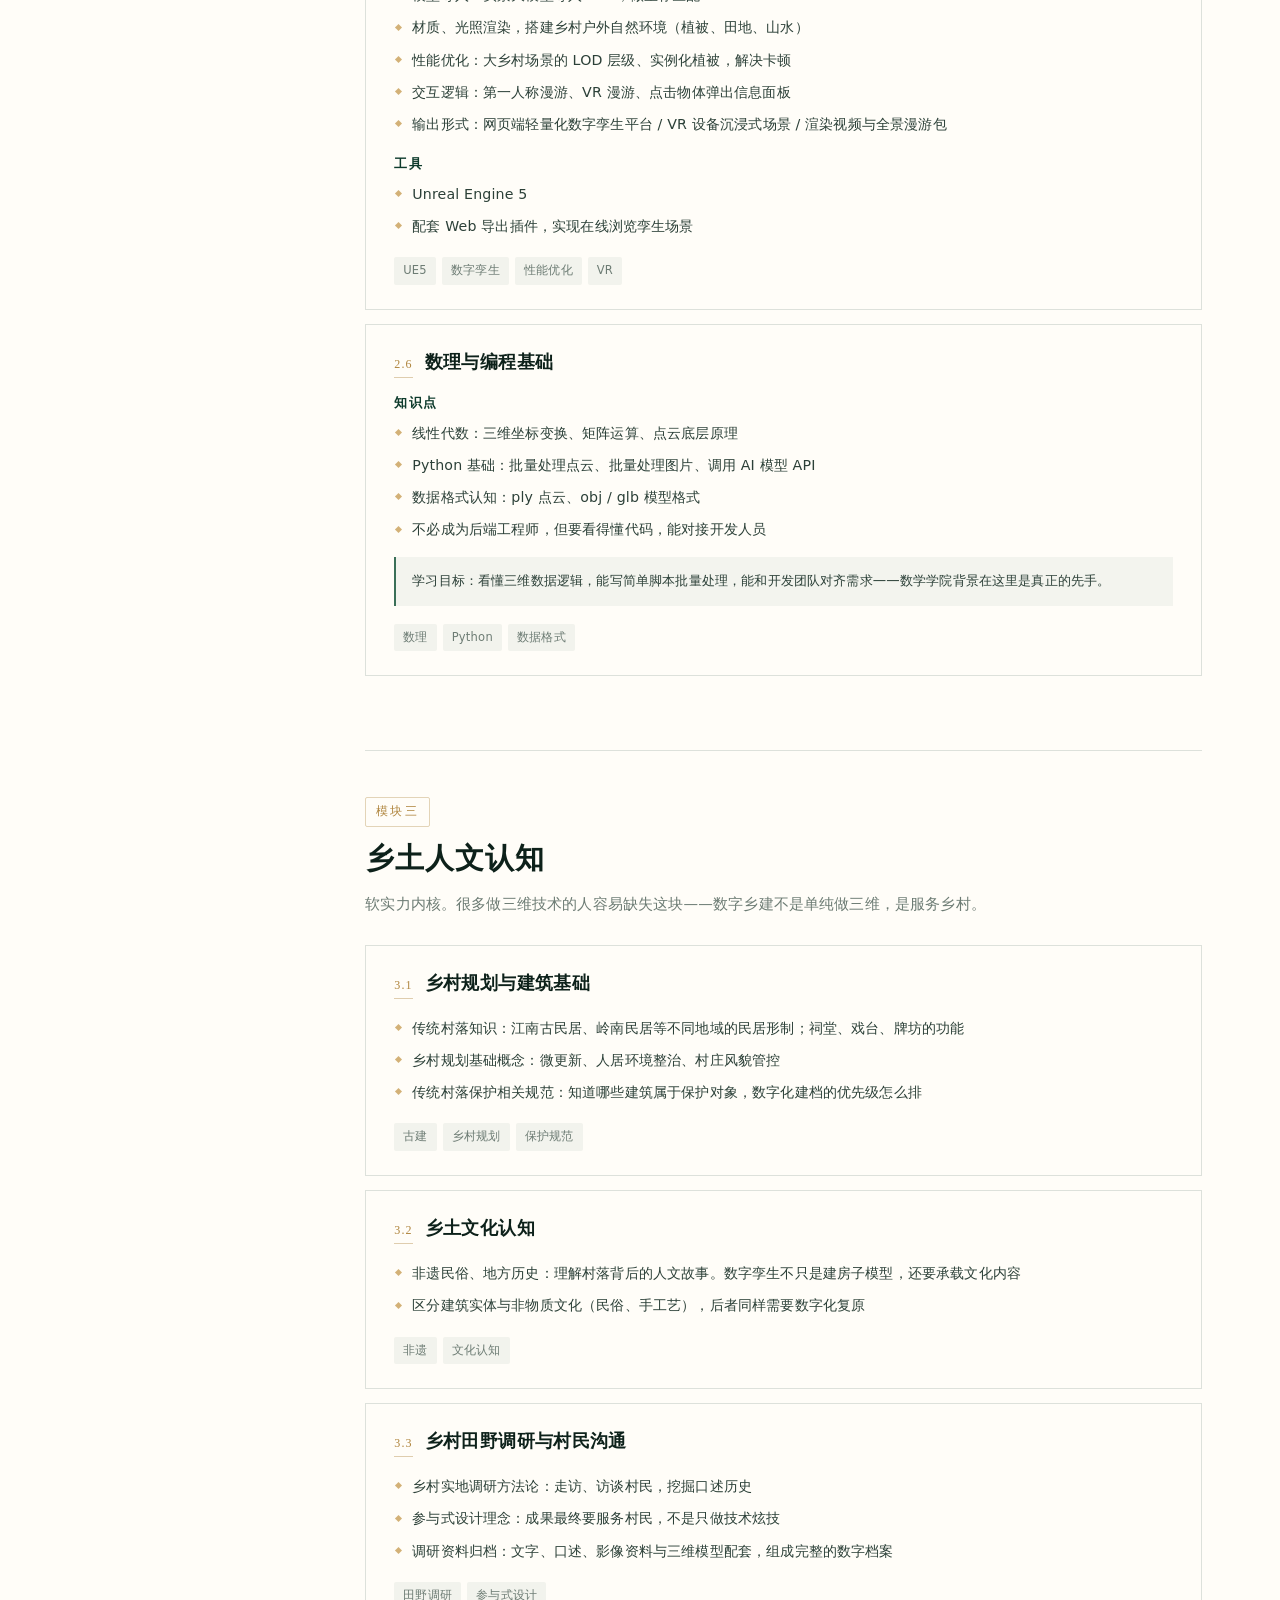
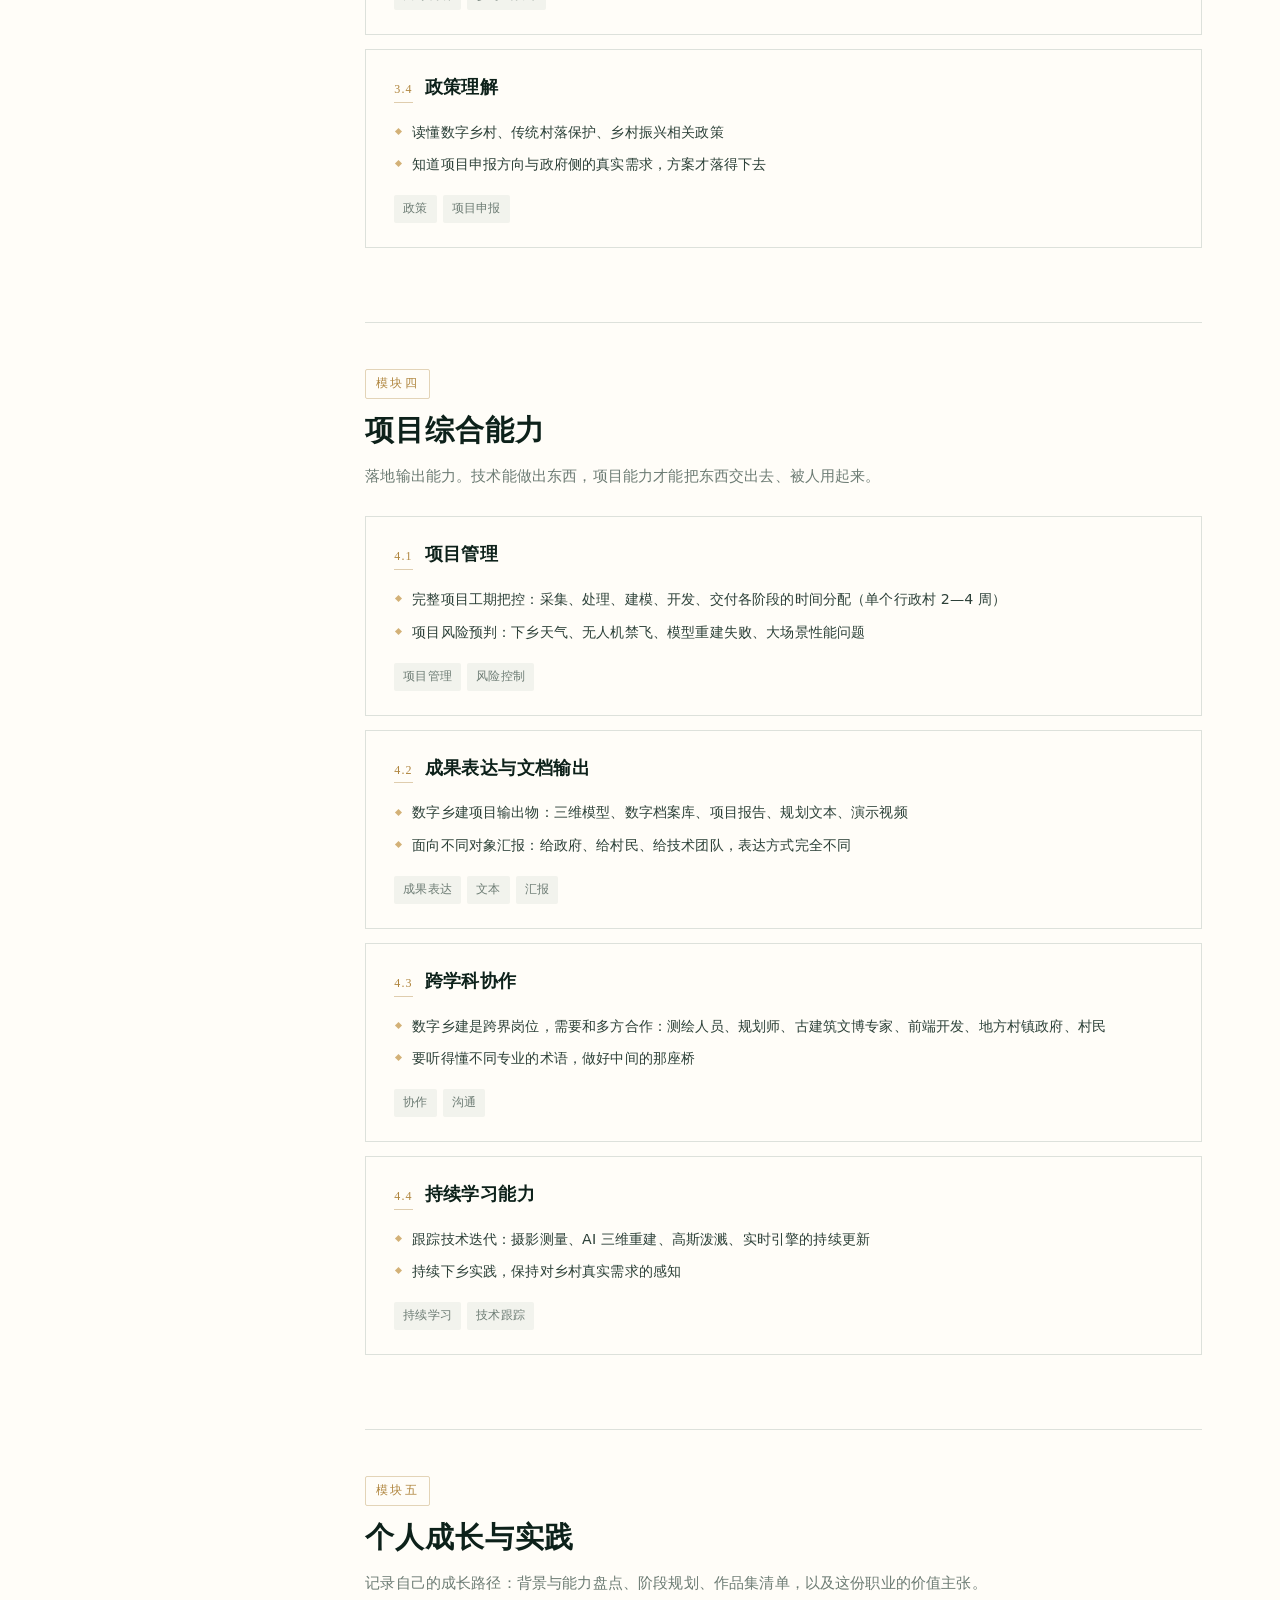
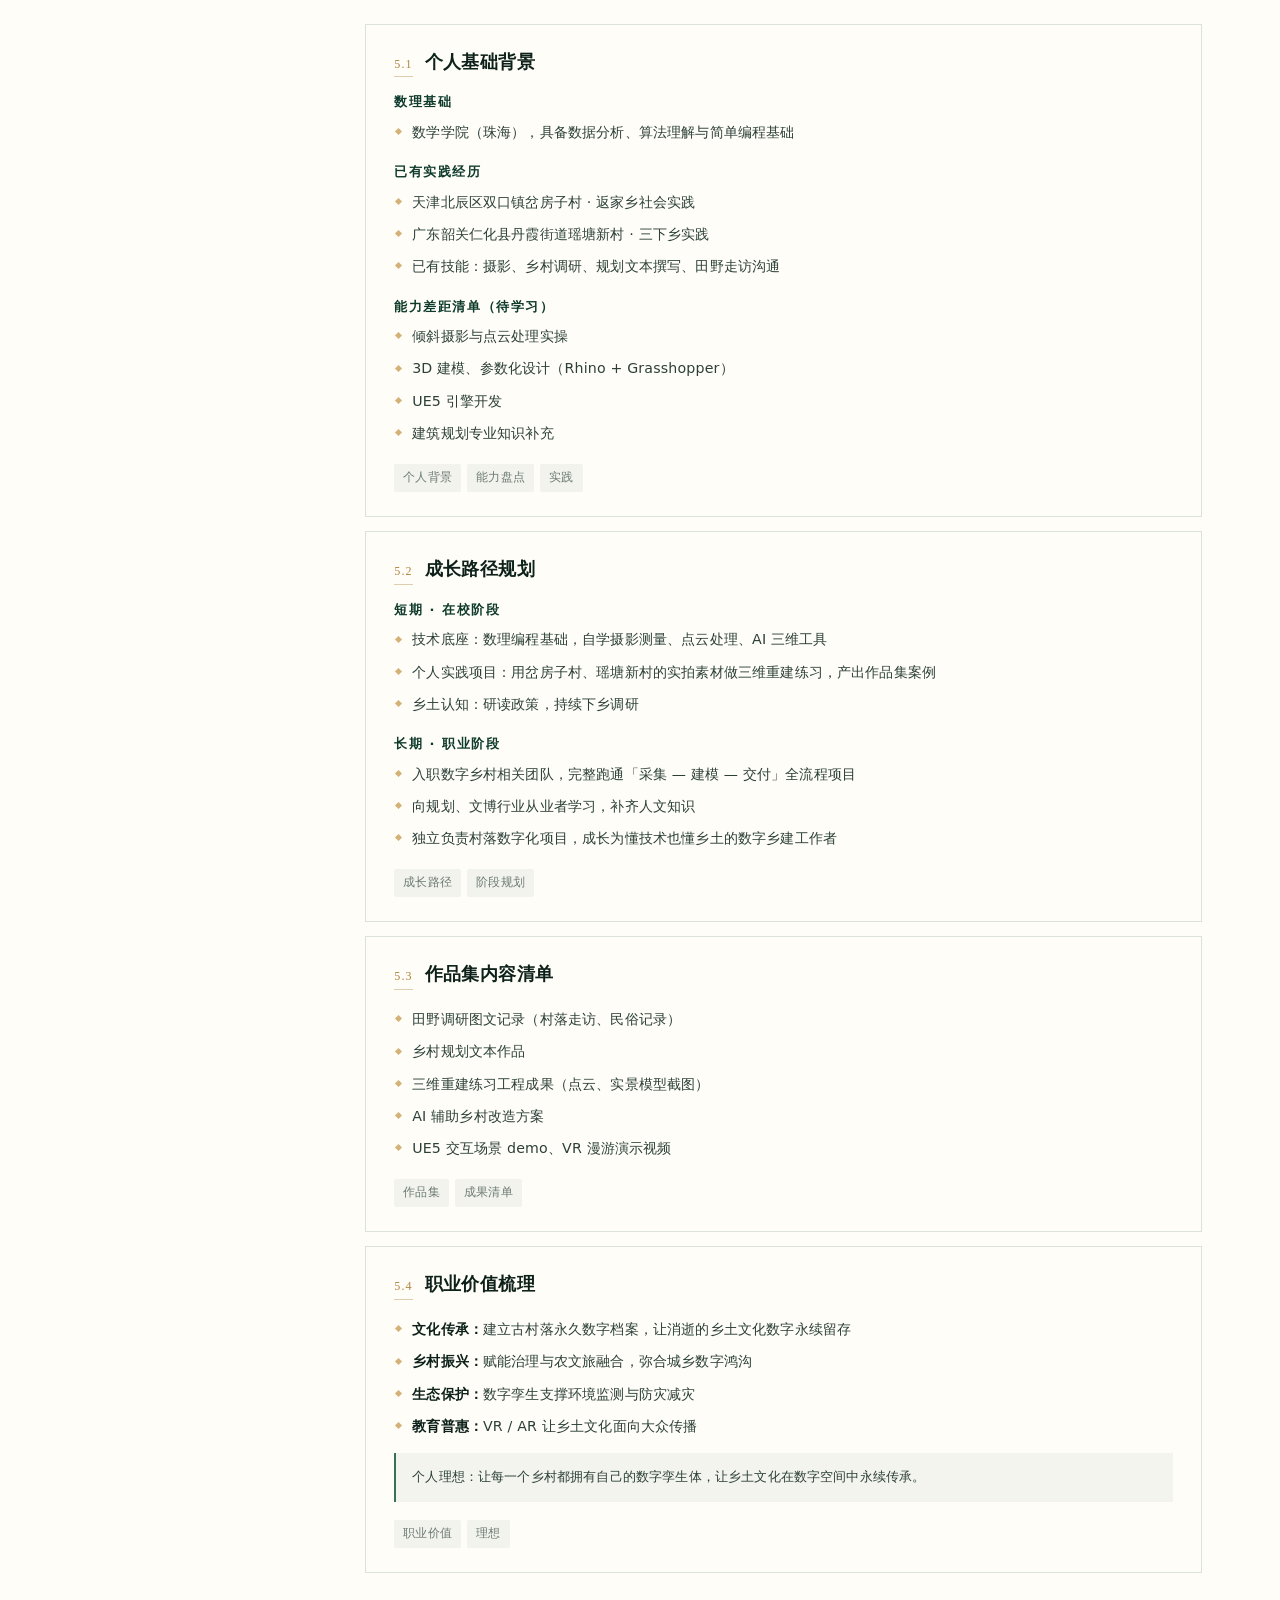
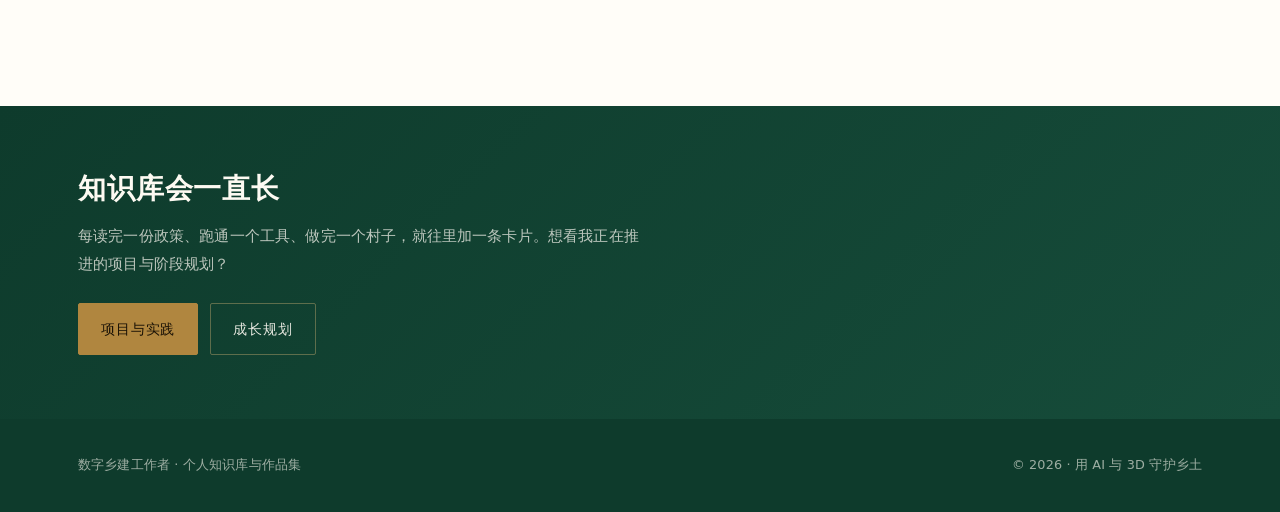
<file: knowledge.html>
<!DOCTYPE html>
<html lang="zh-CN">
<head>
<meta charset="utf-8">
<meta name="viewport" content="width=device-width, initial-scale=1">
<title>知识库 · 数字乡建工作者</title>
<meta name="description" content="数字乡建工作者知识框架：职业通识、技术硬实力、乡土人文认知、项目综合能力、个人成长与实践，支持关键词搜索。">
<meta name="theme-color" content="#0e3b2c">
<script>document.documentElement.className += ' js';</script>
<link rel="stylesheet" href="assets/css/site.css">
</head>
<body>

<header class="topbar" id="topbar">
  <div class="topbar-inner wrap">
    <a class="brand" href="index.html">
      <span class="brand-mark">乡</span>
      <span class="brand-text">数字乡建工作者<em>AI + 3D 守护乡土</em></span>
    </a>
    <nav class="nav" id="nav" aria-label="主导航">
      <a href="index.html">首页</a>
      <a href="knowledge.html" aria-current="page">知识库</a>
      <a href="projects.html">项目与实践</a>
      <a href="about.html">成长规划</a>
    </nav>
    <button class="nav-toggle" id="navToggle" aria-expanded="false" aria-controls="nav">菜单</button>
  </div>
  <div class="progress" id="progress" aria-hidden="true"></div>
</header>

<section class="page-hero">
  <div class="wrap">
    <p class="kicker">个人知识库</p>
    <h1>数字乡建工作者 · 知识框架</h1>
    <p>面向 AI + 3D 数字孪生乡村建设复合型岗位的知识地图。数字乡建工作者 = 实景三维技术能力 + 乡村乡土认知 + 项目落地综合能力；核心产出是乡村数字孪生体、古建数字档案、三维规划方案、VR/AR 文旅内容与乡村治理数字底座。</p>
    <div class="hero-meta-row">
      <span>5 大模块</span>
      <span>22 条知识卡片</span>
      <span>支持关键词检索</span>
      <span>持续更新</span>
    </div>
  </div>
</section>

<!-- ======================== 搜索栏 ======================== -->
<div class="kb-toolbar" id="search">
  <div class="wrap kb-toolbar-inner">
    <div class="kb-search">
      <svg class="icon" viewBox="0 0 24 24" aria-hidden="true"><circle cx="11" cy="11" r="6.5"/><path d="M16 16l4.5 4.5"/></svg>
      <input id="kbSearch" type="search" placeholder="搜索知识点：倾斜摄影、点云配准、LoRA、UE5、参与式设计…" autocomplete="off" aria-label="搜索知识库">
      <kbd>Ctrl K</kbd>
      <div class="kb-results" id="kbResults" hidden></div>
    </div>
    <span class="kb-count" id="kbCount">22 条知识点</span>
  </div>
</div>

<section class="section" style="padding-top:44px">
  <div class="wrap">

    <div class="chip-row" style="margin-bottom:32px" role="group" aria-label="按模块筛选">
      <button class="chip" type="button" data-module="" aria-pressed="true">全部</button>
      <button class="chip" type="button" data-module="职业通识" aria-pressed="false">职业通识</button>
      <button class="chip" type="button" data-module="技术硬实力" aria-pressed="false">技术硬实力</button>
      <button class="chip" type="button" data-module="乡土人文" aria-pressed="false">乡土人文</button>
      <button class="chip" type="button" data-module="项目综合" aria-pressed="false">项目综合</button>
      <button class="chip" type="button" data-module="个人成长" aria-pressed="false">个人成长</button>
    </div>

    <div class="kb-layout">
      <aside class="kb-side">
        <h2>模块导航</h2>
        <nav aria-label="知识库模块">
          <a href="#m1"><i>01</i>职业通识</a>
          <a href="#m2"><i>02</i>技术硬实力</a>
          <a href="#m3"><i>03</i>乡土人文认知</a>
          <a href="#m4"><i>04</i>项目综合能力</a>
          <a href="#m5"><i>05</i>个人成长与实践</a>
        </nav>
        <div class="side-note">
          共 22 条卡片。搜索支持多个关键词（空格分隔）与 Ctrl + K 唤起，结果可直接跳转到对应卡片。
        </div>
      </aside>

      <div class="kb-content">

        <!-- ================= 模块一 ================= -->
        <section class="module" id="m1">
          <div class="module-head">
            <span class="mno">模块一</span>
            <h2>职业通识</h2>
            <p>基础认知层。理解行业、政策与业务逻辑，建立全局视角——先知道这件事为什么值得做、由谁买单、链路怎么走。</p>
          </div>

          <article class="kb-card" id="kb-1-1" data-module="职业通识" data-title="数字乡村行业政策" data-tags="政策,数字乡村,乡村振兴,数字孪生,实景三维,倾斜摄影,传统村落保护,职业定位">
            <div class="kb-head"><span class="kb-no">1.1</span><h3>数字乡村行业政策</h3></div>
            <div class="kb-body">
              <h4>核心政策文件</h4>
              <ul>
                <li>《数字乡村发展战略纲要》</li>
                <li>《数字乡村发展行动计划》</li>
                <li>《乡村全面振兴规划》</li>
                <li>百千万工程、国家数字乡村试点相关政策</li>
              </ul>
              <h4>行业基础概念</h4>
              <ul>
                <li>数字乡村、乡村振兴、数字孪生、实景三维、倾斜摄影</li>
                <li>传统村落保护、古建数字化建档、参与式乡村规划</li>
              </ul>
              <h4>行业现状与市场</h4>
              <ul>
                <li>试点县域情况、人才缺口、主要就业赛道
                  <ul>
                    <li>数字乡村科技企业、数字文博 / 智慧文旅公司</li>
                    <li>规划设计院数字化部门、事业单位、独立工作室</li>
                  </ul>
                </li>
              </ul>
              <h4>职业定位辨析</h4>
              <ul>
                <li>与传统乡村规划师的区别：<strong>以数据为生产资料，三维模型为交付成果，数字孪生为产品</strong></li>
                <li>岗位角色：乡村数字档案构建者、AI 赋能乡村规划师、乡土文化数字传播者</li>
              </ul>
            </div>
            <div class="kb-tags"><span>政策</span><span>行业认知</span><span>职业定位</span></div>
          </article>

          <article class="kb-card" id="kb-1-2" data-module="职业通识" data-title="业务全流程认知" data-tags="项目流程,工期,效率,采集,重建,建模,交付,运维">
            <div class="kb-head"><span class="kb-no">1.2</span><h3>业务全流程认知</h3></div>
            <div class="kb-body">
              <h4>完整项目五大阶段</h4>
              <ul>
                <li>数据实地采集阶段</li>
                <li>点云数据处理与三维重建</li>
                <li>AI 辅助三维建模与构件修复</li>
                <li>三维场景整合、渲染、交互开发</li>
                <li>成果交付、平台部署、后期运维更新</li>
              </ul>
              <p class="note">项目参考指标：单个行政村全域孪生建模周期 2—4 周；AI 辅助带来效率提升 40—60%，成本下降约 30%。</p>
            </div>
            <div class="kb-tags"><span>项目链路</span><span>工期</span><span>效率</span></div>
          </article>

          <article class="kb-card" id="kb-1-3" data-module="职业通识" data-title="四大核心业务应用场景" data-tags="古建筑保护,乡村规划,微更新,智慧治理,数字孪生,文旅,VR,AR,非遗">
            <div class="kb-head"><span class="kb-no">1.3</span><h3>四大核心业务应用场景</h3></div>
            <div class="kb-body">
              <ul>
                <li><strong>传统村落 &amp; 古建筑保护：</strong>毫米级扫描古民居、祠堂牌坊，建立永久数字档案，为古建修缮提供数据支撑。</li>
                <li><strong>乡村规划与微更新设计：</strong>AIGC 生成改造方案、参数化设计、村民参与式设计。</li>
                <li><strong>智慧乡村治理：</strong>数字孪生底座 + 物联网融合，支撑森林防火、河道监测、人居环境、应急指挥可视化。</li>
                <li><strong>文旅数字传播：</strong>VR 乡村文化馆、AR 交互、数字人讲解、非遗数字化复原。</li>
              </ul>
            </div>
            <div class="kb-tags"><span>应用场景</span><span>古建保护</span><span>乡村治理</span><span>文旅</span></div>
          </article>

          <article class="kb-card" id="kb-1-4" data-module="职业通识" data-title="落地案例库" data-tags="案例,欢潭村,潜东村,竹桥古村,皖南,倾斜摄影">
            <div class="kb-head"><span class="kb-no">1.4</span><h3>落地案例库</h3></div>
            <div class="kb-body">
              <ul>
                <li>杭州欢潭村 VR 乡村文化馆</li>
                <li>浙江潜东村 AI 微景观更新项目</li>
                <li>江西金溪竹桥古村三维数字化</li>
                <li>皖南古村落倾斜摄影建模案例</li>
              </ul>
              <p class="note">案例是知识库的素材：拆解它们的采集方式、建模精度、交付形态与成本结构，比只看效果图有用。</p>
            </div>
            <div class="kb-tags"><span>案例</span><span>标杆项目</span></div>
          </article>
        </section>

        <!-- ================= 模块二 ================= -->
        <section class="module" id="m2">
          <div class="module-head">
            <span class="mno">模块二 · 核心</span>
            <h2>技术硬实力</h2>
            <p>核心专业技能层，也是最重要的模块。能力矩阵围绕四件事：3D 建模、数据采集、AI 应用、引擎可视化。</p>
          </div>

          <article class="kb-card" id="kb-2-1" data-module="技术硬实力" data-title="实地实景数据采集技术" data-tags="无人机,航测,倾斜摄影,LiDAR,激光雷达,全景相机,重叠度,航线规划">
            <div class="kb-head"><span class="kb-no">2.1</span><h3>实地实景数据采集技术</h3></div>
            <div class="kb-body">
              <h4>知识点</h4>
              <ul>
                <li>无人机航测基础：航测飞行规范、航线规划、重叠度设置（航向重叠、旁向重叠）</li>
                <li>乡村复杂地形（山林、古村落窄巷道）的飞行风险与避坑</li>
                <li>倾斜摄影技术原理：多镜头多角度拍摄，自动化生成村落实景模型</li>
                <li>激光雷达 LiDAR 扫描：机载 / 地面激光雷达获取点云；优势是树木遮挡下仍能获取建筑结构，可做古建毫米级扫描</li>
                <li>全景影像采集：720° 全景相机，用于 VR 漫游素材</li>
                <li>实地田野配套：实地勘测记录、建筑照片归档、村落调研影像拍摄</li>
              </ul>
              <h4>工具清单</h4>
              <ul>
                <li>硬件：航测无人机、地面激光雷达、全景相机、单反相机</li>
                <li>软件：无人机地面站规划软件</li>
              </ul>
              <p class="note">学习要点：分清什么场景用航测、什么场景用激光雷达；古建保护优先用 LiDAR 获取高精度结构。</p>
            </div>
            <div class="kb-tags"><span>数据采集</span><span>无人机</span><span>LiDAR</span></div>
          </article>

          <article class="kb-card" id="kb-2-2" data-module="技术硬实力" data-title="点云处理与实景三维重建" data-tags="点云,配准,去噪,精简,稀疏点云,稠密点云,Mesh,纹理映射,ContextCapture,Metashape,CloudCompare,MeshLab,轻量化">
            <div class="kb-head"><span class="kb-no">2.2</span><h3>点云处理与实景三维重建</h3></div>
            <div class="kb-body">
              <h4>知识点</h4>
              <ul>
                <li>点云基础概念：点云、点云配准、点云去噪、点云精简</li>
                <li>三维重建流程：原始影像输入 → 特征匹配 → 稀疏点云 → 稠密点云 → 实景网格 Mesh → 纹理映射</li>
                <li>模型问题处理：模型漏洞、漂浮噪点、纹理错乱、建筑变形修复</li>
                <li>数据轻量化：乡村大场景数据量巨大，需要网格减面与纹理压缩，保障后续引擎运行性能</li>
              </ul>
              <h4>工具</h4>
              <ul>
                <li>摄影测量：ContextCapture（CC）、Metashape（Agisoft）</li>
                <li>点云处理：CloudCompare（开源免费，必学）；网格修复：MeshLab</li>
              </ul>
            </div>
            <div class="kb-tags"><span>点云</span><span>三维重建</span><span>轻量化</span></div>
          </article>

          <article class="kb-card" id="kb-2-3" data-module="技术硬实力" data-title="3D 建模与参数化设计" data-tags="三维建模,坐标系,UV展开,材质,Rhino,Grasshopper,参数化,Blender,榫卯,马头墙,古建构件,建模规范">
            <div class="kb-head"><span class="kb-no">2.3</span><h3>3D 建模与参数化设计</h3></div>
            <div class="kb-body">
              <h4>知识点</h4>
              <ul>
                <li>通用三维建模基础：三维坐标系、UV 展开、材质纹理基础</li>
                <li>参数化设计：Rhino + Grasshopper，面向乡村微更新与景观改造方案生成</li>
                <li>传统古建筑构件知识：榫卯、木梁雕花、马头墙等江南古建构件形态</li>
                <li>模型标准化：按规范建模，为后续导入游戏引擎做准备</li>
              </ul>
              <h4>工具</h4>
              <ul>
                <li>Rhino 7 / 8 + Grasshopper</li>
                <li>Blender：通用建模，修复实景模型破损部位，手工精细建模</li>
              </ul>
              <p class="note">两条路线要分清：实景重建得到的是「现状模型」，人工精细化建模服务的是「方案模型」与古建构件。</p>
            </div>
            <div class="kb-tags"><span>建模</span><span>参数化</span><span>Rhino</span><span>Blender</span></div>
          </article>

          <article class="kb-card" id="kb-2-4" data-module="技术硬实力" data-title="AI 辅助三维建模" data-tags="AI,构件识别,AIGC,LoRA,纹理生成,图片测量,Midjourney,StableDiffusion,Luma,3DGS,高斯泼溅,大模型,知小慧">
            <div class="kb-head"><span class="kb-no">2.4</span><h3>AI 辅助三维建模</h3></div>
            <div class="kb-body">
              <h4>知识点</h4>
              <ul>
                <li>AI 构件智能识别：识别古建门窗、梁架等构件，自动分割模型</li>
                <li>AIGC 生成乡村改造方案：根据现场照片生成微更新、景观改造效果图</li>
                <li>LoRA 纹理生成：生成古建筑纹理，修复破损缺失的墙面雕花</li>
                <li>AI 图片测量：用手机照片测距获取建筑尺寸，降低实地测绘工作量</li>
                <li>大模型结合数字孪生：AI 智能体实现 VR 场景内语音问答、村落知识库讲解</li>
              </ul>
              <h4>工具</h4>
              <ul>
                <li>图片生成：Midjourney、Stable Diffusion（LoRA 训练）</li>
                <li>三维 AI：Luma AI、3D-GS 高斯泼溅重建工具</li>
                <li>大模型 API：为数字孪生平台内置 AI 问答智能体</li>
              </ul>
              <p class="note">这是本职业的特色核心——AI 不是替代建模，而是把「重复劳动」压缩，把时间让给判断与设计。</p>
            </div>
            <div class="kb-tags"><span>AI</span><span>AIGC</span><span>LoRA</span><span>3D-GS</span></div>
          </article>

          <article class="kb-card" id="kb-2-5" data-module="技术硬实力" data-title="实时引擎与可视化开发 UE5" data-tags="UE5,UnrealEngine,数字孪生,材质,光照,LOD,实例化,漫游,VR,AR,交互,性能优化,网页导出">
            <div class="kb-head"><span class="kb-no">2.5</span><h3>实时引擎与可视化开发（UE5）</h3></div>
            <div class="kb-body">
              <h4>知识点</h4>
              <ul>
                <li>模型导入：实景大模型导入 UE5，做坐标匹配</li>
                <li>材质、光照渲染，搭建乡村户外自然环境（植被、田地、山水）</li>
                <li>性能优化：大乡村场景的 LOD 层级、实例化植被，解决卡顿</li>
                <li>交互逻辑：第一人称漫游、VR 漫游、点击物体弹出信息面板</li>
                <li>输出形式：网页端轻量化数字孪生平台 / VR 设备沉浸式场景 / 渲染视频与全景漫游包</li>
              </ul>
              <h4>工具</h4>
              <ul>
                <li>Unreal Engine 5</li>
                <li>配套 Web 导出插件，实现在线浏览孪生场景</li>
              </ul>
            </div>
            <div class="kb-tags"><span>UE5</span><span>数字孪生</span><span>性能优化</span><span>VR</span></div>
          </article>

          <article class="kb-card" id="kb-2-6" data-module="技术硬实力" data-title="数理与编程基础" data-tags="线性代数,矩阵,坐标变换,Python,批处理,ply,obj,glb,数据格式,API">
            <div class="kb-head"><span class="kb-no">2.6</span><h3>数理与编程基础</h3></div>
            <div class="kb-body">
              <h4>知识点</h4>
              <ul>
                <li>线性代数：三维坐标变换、矩阵运算、点云底层原理</li>
                <li>Python 基础：批量处理点云、批量处理图片、调用 AI 模型 API</li>
                <li>数据格式认知：ply 点云、obj / glb 模型格式</li>
                <li>不必成为后端工程师，但要看得懂代码，能对接开发人员</li>
              </ul>
              <p class="note">学习目标：看懂三维数据逻辑，能写简单脚本批量处理，能和开发团队对齐需求——数学学院背景在这里是真正的先手。</p>
            </div>
            <div class="kb-tags"><span>数理</span><span>Python</span><span>数据格式</span></div>
          </article>
        </section>

        <!-- ================= 模块三 ================= -->
        <section class="module" id="m3">
          <div class="module-head">
            <span class="mno">模块三</span>
            <h2>乡土人文认知</h2>
            <p>软实力内核。很多做三维技术的人容易缺失这块——数字乡建不是单纯做三维，是服务乡村。</p>
          </div>

          <article class="kb-card" id="kb-3-1" data-module="乡土人文" data-title="乡村规划与建筑基础" data-tags="传统村落,江南民居,岭南民居,祠堂,戏台,牌坊,微更新,人居环境整治,风貌管控,保护规范">
            <div class="kb-head"><span class="kb-no">3.1</span><h3>乡村规划与建筑基础</h3></div>
            <div class="kb-body">
              <ul>
                <li>传统村落知识：江南古民居、岭南民居等不同地域的民居形制；祠堂、戏台、牌坊的功能</li>
                <li>乡村规划基础概念：微更新、人居环境整治、村庄风貌管控</li>
                <li>传统村落保护相关规范：知道哪些建筑属于保护对象，数字化建档的优先级怎么排</li>
              </ul>
            </div>
            <div class="kb-tags"><span>古建</span><span>乡村规划</span><span>保护规范</span></div>
          </article>

          <article class="kb-card" id="kb-3-2" data-module="乡土人文" data-title="乡土文化认知" data-tags="非遗,民俗,地方历史,物质文化,非物质文化,手工艺,数字化复原">
            <div class="kb-head"><span class="kb-no">3.2</span><h3>乡土文化认知</h3></div>
            <div class="kb-body">
              <ul>
                <li>非遗民俗、地方历史：理解村落背后的人文故事。数字孪生不只是建房子模型，还要承载文化内容</li>
                <li>区分建筑实体与非物质文化（民俗、手工艺），后者同样需要数字化复原</li>
              </ul>
            </div>
            <div class="kb-tags"><span>非遗</span><span>文化认知</span></div>
          </article>

          <article class="kb-card" id="kb-3-3" data-module="乡土人文" data-title="乡村田野调研与村民沟通" data-tags="田野调研,走访,访谈,口述历史,参与式设计,资料归档,数字档案">
            <div class="kb-head"><span class="kb-no">3.3</span><h3>乡村田野调研与村民沟通</h3></div>
            <div class="kb-body">
              <ul>
                <li>乡村实地调研方法论：走访、访谈村民，挖掘口述历史</li>
                <li>参与式设计理念：成果最终要服务村民，不是只做技术炫技</li>
                <li>调研资料归档：文字、口述、影像资料与三维模型配套，组成完整的数字档案</li>
              </ul>
            </div>
            <div class="kb-tags"><span>田野调研</span><span>参与式设计</span></div>
          </article>

          <article class="kb-card" id="kb-3-4" data-module="乡土人文" data-title="政策理解" data-tags="数字乡村,传统村落保护,乡村振兴,项目申报,政府需求">
            <div class="kb-head"><span class="kb-no">3.4</span><h3>政策理解</h3></div>
            <div class="kb-body">
              <ul>
                <li>读懂数字乡村、传统村落保护、乡村振兴相关政策</li>
                <li>知道项目申报方向与政府侧的真实需求，方案才落得下去</li>
              </ul>
            </div>
            <div class="kb-tags"><span>政策</span><span>项目申报</span></div>
          </article>
        </section>

        <!-- ================= 模块四 ================= -->
        <section class="module" id="m4">
          <div class="module-head">
            <span class="mno">模块四</span>
            <h2>项目综合能力</h2>
            <p>落地输出能力。技术能做出东西，项目能力才能把东西交出去、被人用起来。</p>
          </div>

          <article class="kb-card" id="kb-4-1" data-module="项目综合" data-title="项目管理" data-tags="工期,进度,风险,天气,禁飞,重建失败,性能">
            <div class="kb-head"><span class="kb-no">4.1</span><h3>项目管理</h3></div>
            <div class="kb-body">
              <ul>
                <li>完整项目工期把控：采集、处理、建模、开发、交付各阶段的时间分配（单个行政村 2—4 周）</li>
                <li>项目风险预判：下乡天气、无人机禁飞、模型重建失败、大场景性能问题</li>
              </ul>
            </div>
            <div class="kb-tags"><span>项目管理</span><span>风险控制</span></div>
          </article>

          <article class="kb-card" id="kb-4-2" data-module="项目综合" data-title="成果表达与文档输出" data-tags="交付物,三维模型,数字档案,项目报告,规划文本,演示视频,汇报">
            <div class="kb-head"><span class="kb-no">4.2</span><h3>成果表达与文档输出</h3></div>
            <div class="kb-body">
              <ul>
                <li>数字乡建项目输出物：三维模型、数字档案库、项目报告、规划文本、演示视频</li>
                <li>面向不同对象汇报：给政府、给村民、给技术团队，表达方式完全不同</li>
              </ul>
            </div>
            <div class="kb-tags"><span>成果表达</span><span>文本</span><span>汇报</span></div>
          </article>

          <article class="kb-card" id="kb-4-3" data-module="项目综合" data-title="跨学科协作" data-tags="测绘,规划师,文博,前端开发,村镇政府,村民,沟通">
            <div class="kb-head"><span class="kb-no">4.3</span><h3>跨学科协作</h3></div>
            <div class="kb-body">
              <ul>
                <li>数字乡建是跨界岗位，需要和多方合作：测绘人员、规划师、古建筑文博专家、前端开发、地方村镇政府、村民</li>
                <li>要听得懂不同专业的术语，做好中间的那座桥</li>
              </ul>
            </div>
            <div class="kb-tags"><span>协作</span><span>沟通</span></div>
          </article>

          <article class="kb-card" id="kb-4-4" data-module="项目综合" data-title="持续学习能力" data-tags="技术迭代,摄影测量,AI重建,高斯泼溅,实时引擎,下乡实践">
            <div class="kb-head"><span class="kb-no">4.4</span><h3>持续学习能力</h3></div>
            <div class="kb-body">
              <ul>
                <li>跟踪技术迭代：摄影测量、AI 三维重建、高斯泼溅、实时引擎的持续更新</li>
                <li>持续下乡实践，保持对乡村真实需求的感知</li>
              </ul>
            </div>
            <div class="kb-tags"><span>持续学习</span><span>技术跟踪</span></div>
          </article>
        </section>

        <!-- ================= 模块五 ================= -->
        <section class="module" id="m5">
          <div class="module-head">
            <span class="mno">模块五</span>
            <h2>个人成长与实践</h2>
            <p>记录自己的成长路径：背景与能力盘点、阶段规划、作品集清单，以及这份职业的价值主张。</p>
          </div>

          <article class="kb-card" id="kb-5-1" data-module="个人成长" data-title="个人基础背景" data-tags="数学学院,珠海,数理基础,岔房子村,瑶塘新村,社会实践,摄影,调研,能力差距">
            <div class="kb-head"><span class="kb-no">5.1</span><h3>个人基础背景</h3></div>
            <div class="kb-body">
              <h4>数理基础</h4>
              <ul>
                <li>数学学院（珠海），具备数据分析、算法理解与简单编程基础</li>
              </ul>
              <h4>已有实践经历</h4>
              <ul>
                <li>天津北辰区双口镇岔房子村 · 返家乡社会实践</li>
                <li>广东韶关仁化县丹霞街道瑶塘新村 · 三下乡实践</li>
                <li>已有技能：摄影、乡村调研、规划文本撰写、田野走访沟通</li>
              </ul>
              <h4>能力差距清单（待学习）</h4>
              <ul>
                <li>倾斜摄影与点云处理实操</li>
                <li>3D 建模、参数化设计（Rhino + Grasshopper）</li>
                <li>UE5 引擎开发</li>
                <li>建筑规划专业知识补充</li>
              </ul>
            </div>
            <div class="kb-tags"><span>个人背景</span><span>能力盘点</span><span>实践</span></div>
          </article>

          <article class="kb-card" id="kb-5-2" data-module="个人成长" data-title="成长路径规划" data-tags="短期,在校阶段,长期,职业阶段,学习计划,作品集">
            <div class="kb-head"><span class="kb-no">5.2</span><h3>成长路径规划</h3></div>
            <div class="kb-body">
              <h4>短期 · 在校阶段</h4>
              <ul>
                <li>技术底座：数理编程基础，自学摄影测量、点云处理、AI 三维工具</li>
                <li>个人实践项目：用岔房子村、瑶塘新村的实拍素材做三维重建练习，产出作品集案例</li>
                <li>乡土认知：研读政策，持续下乡调研</li>
              </ul>
              <h4>长期 · 职业阶段</h4>
              <ul>
                <li>入职数字乡村相关团队，完整跑通「采集 — 建模 — 交付」全流程项目</li>
                <li>向规划、文博行业从业者学习，补齐人文知识</li>
                <li>独立负责村落数字化项目，成长为懂技术也懂乡土的数字乡建工作者</li>
              </ul>
            </div>
            <div class="kb-tags"><span>成长路径</span><span>阶段规划</span></div>
          </article>

          <article class="kb-card" id="kb-5-3" data-module="个人成长" data-title="作品集内容清单" data-tags="作品集,田野记录,规划文本,三维重建,点云,AI改造,UE5,VR,演示视频">
            <div class="kb-head"><span class="kb-no">5.3</span><h3>作品集内容清单</h3></div>
            <div class="kb-body">
              <ul>
                <li>田野调研图文记录（村落走访、民俗记录）</li>
                <li>乡村规划文本作品</li>
                <li>三维重建练习工程成果（点云、实景模型截图）</li>
                <li>AI 辅助乡村改造方案</li>
                <li>UE5 交互场景 demo、VR 漫游演示视频</li>
              </ul>
            </div>
            <div class="kb-tags"><span>作品集</span><span>成果清单</span></div>
          </article>

          <article class="kb-card" id="kb-5-4" data-module="个人成长" data-title="职业价值梳理" data-tags="文化传承,乡村振兴,生态保护,教育普惠,数字档案,城乡鸿沟">
            <div class="kb-head"><span class="kb-no">5.4</span><h3>职业价值梳理</h3></div>
            <div class="kb-body">
              <ul>
                <li><strong>文化传承：</strong>建立古村落永久数字档案，让消逝的乡土文化数字永续留存</li>
                <li><strong>乡村振兴：</strong>赋能治理与农文旅融合，弥合城乡数字鸿沟</li>
                <li><strong>生态保护：</strong>数字孪生支撑环境监测与防灾减灾</li>
                <li><strong>教育普惠：</strong>VR / AR 让乡土文化面向大众传播</li>
              </ul>
              <p class="note">个人理想：让每一个乡村都拥有自己的数字孪生体，让乡土文化在数字空间中永续传承。</p>
            </div>
            <div class="kb-tags"><span>职业价值</span><span>理想</span></div>
          </article>
        </section>

      </div>
    </div>
  </div>
</section>

<section class="cta-band">
  <div class="wrap reveal">
    <h2>知识库会一直长</h2>
    <p>每读完一份政策、跑通一个工具、做完一个村子，就往里加一条卡片。想看我正在推进的项目与阶段规划？</p>
    <div class="btns">
      <a class="btn btn--primary" href="projects.html">项目与实践</a>
      <a class="btn btn--ghost" href="about.html">成长规划</a>
    </div>
  </div>
</section>

<footer class="site-foot">
  <div class="wrap foot-inner">
    <p>数字乡建工作者 · 个人知识库与作品集</p>
    <p>© 2026 · 用 AI 与 3D 守护乡土</p>
  </div>
</footer>

<script src="assets/js/site.js" defer></script>
</body>
</html>
</file>
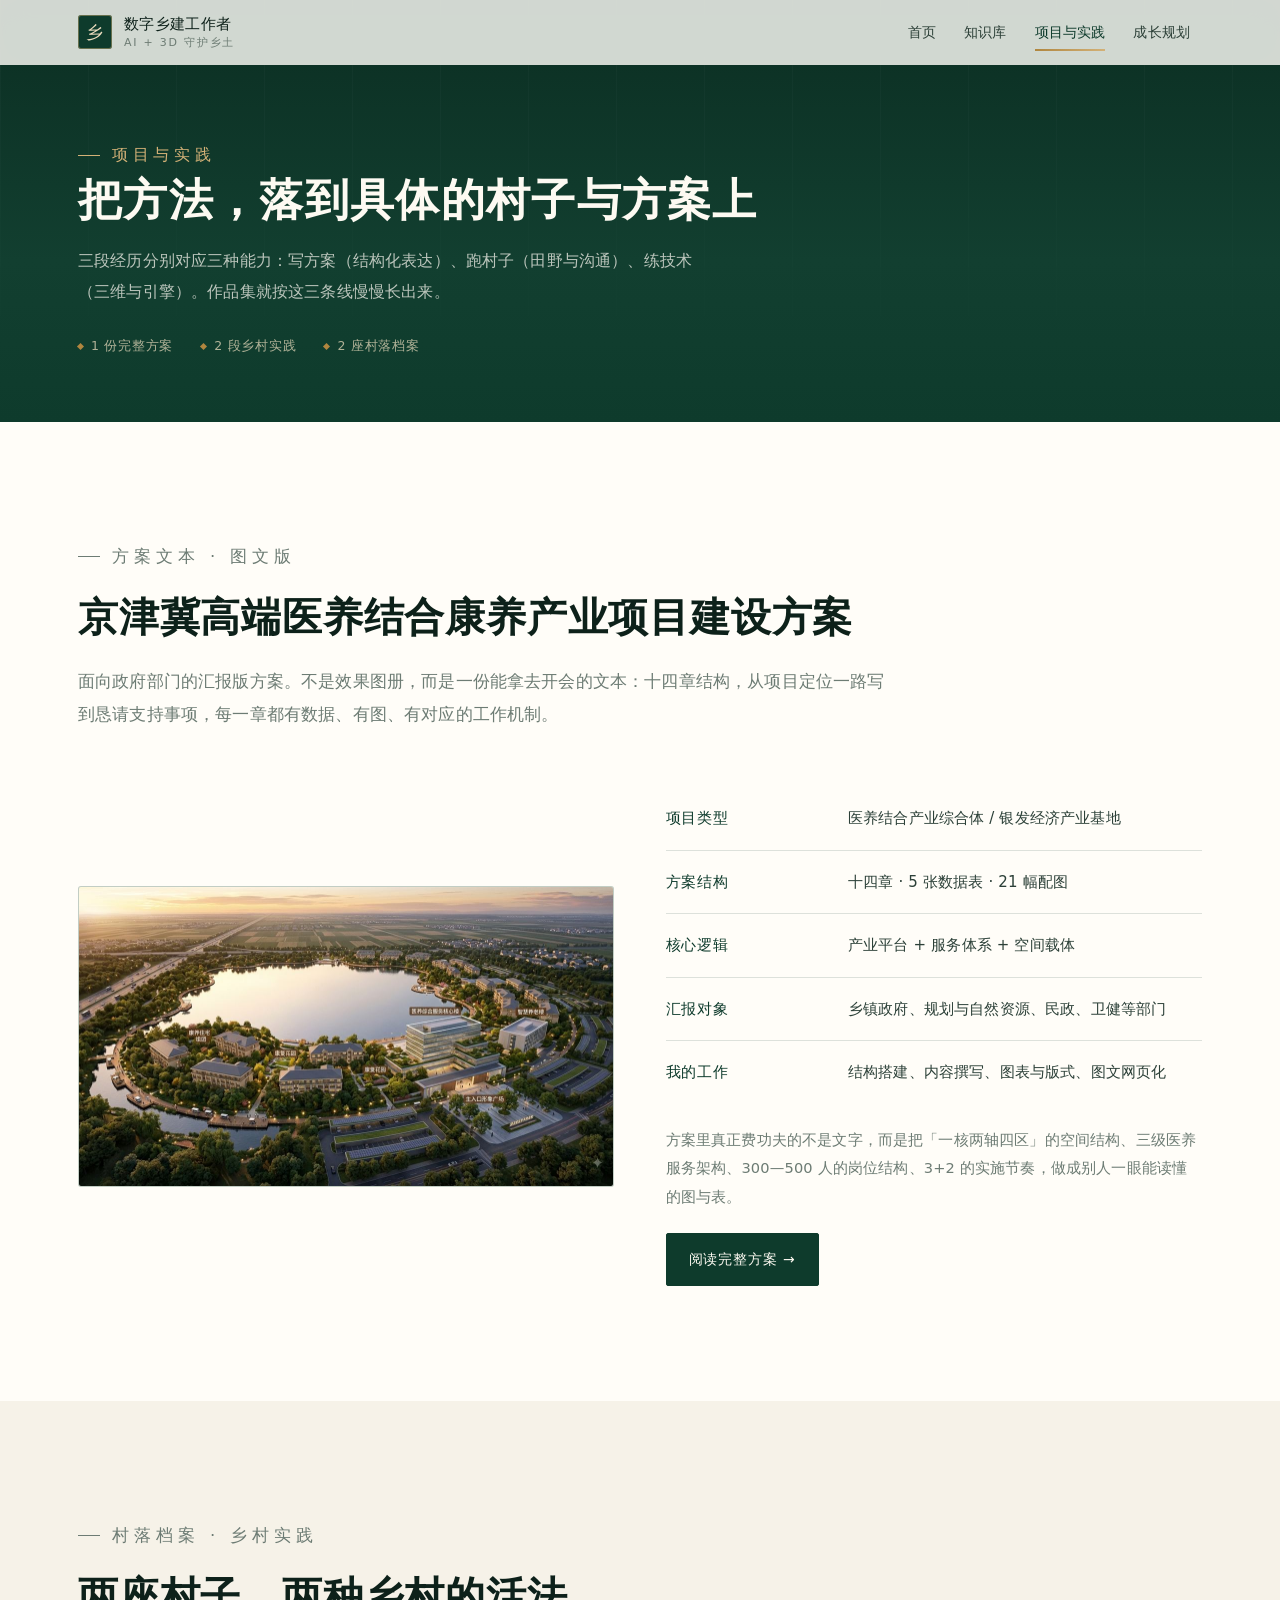
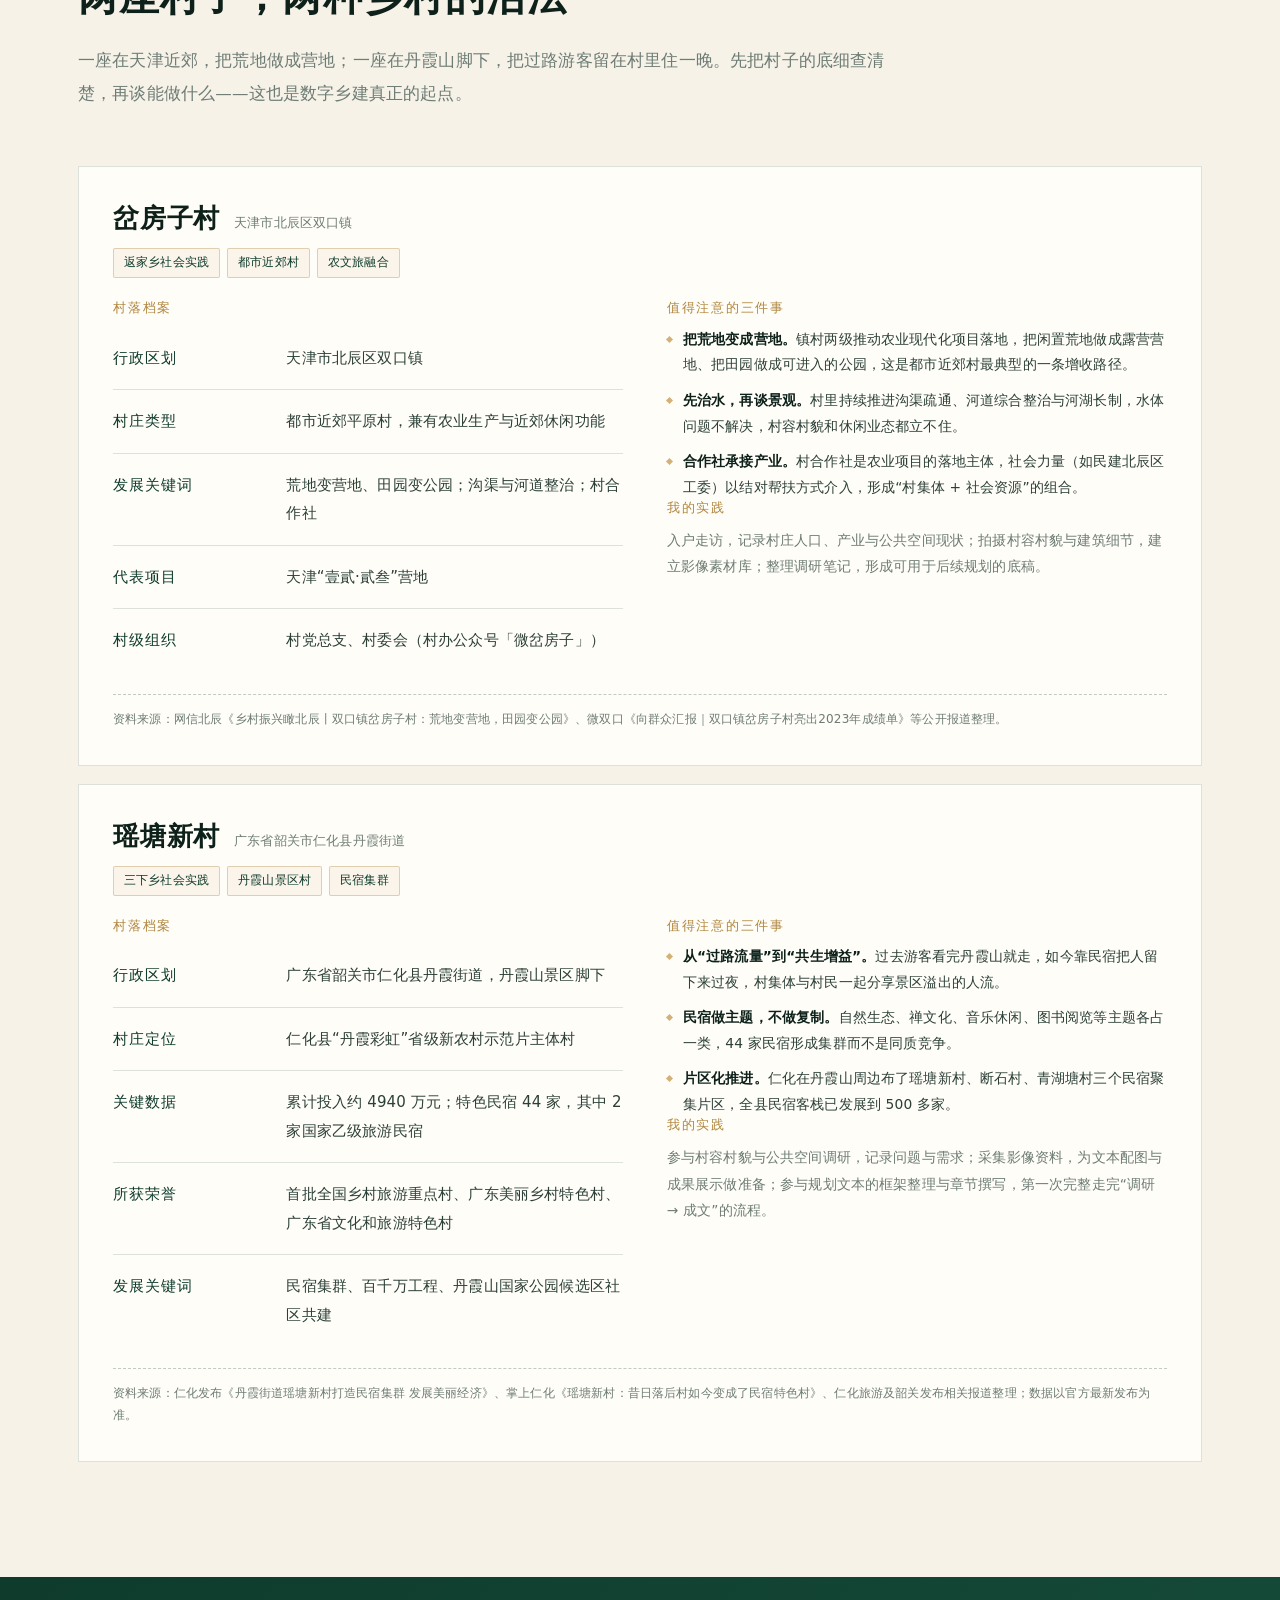
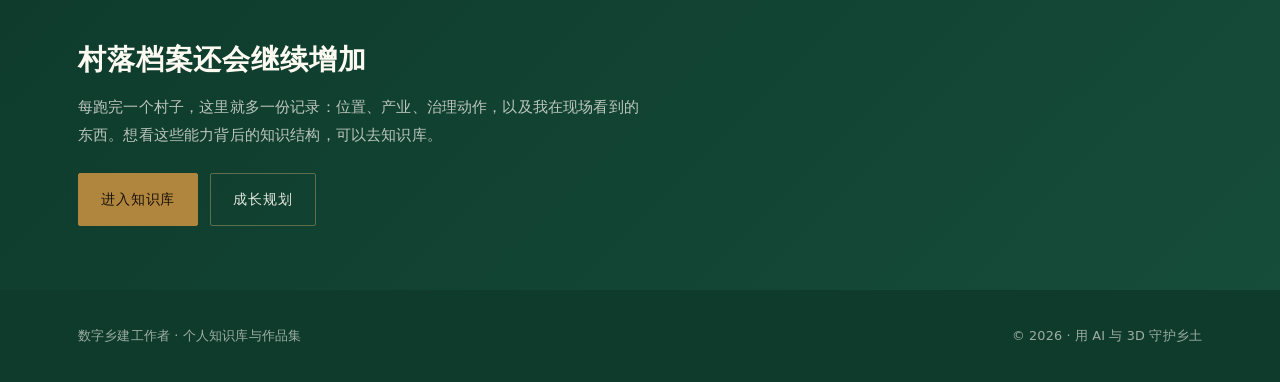
<file: projects.html>
<!DOCTYPE html>
<html lang="zh-CN">
<head>
<meta charset="utf-8">
<meta name="viewport" content="width=device-width, initial-scale=1">
<title>项目与实践 · 数字乡建工作者</title>
<meta name="description" content="项目与实践：京津冀高端医养结合康养产业项目建设方案、天津岔房子村与广东瑶塘新村乡村实践、正在推进的练习项目。">
<meta name="theme-color" content="#0e3b2c">
<script>document.documentElement.className += ' js';</script>
<link rel="stylesheet" href="assets/css/site.css">
</head>
<body>

<header class="topbar" id="topbar">
  <div class="topbar-inner wrap">
    <a class="brand" href="index.html">
      <span class="brand-mark">乡</span>
      <span class="brand-text">数字乡建工作者<em>AI + 3D 守护乡土</em></span>
    </a>
    <nav class="nav" id="nav" aria-label="主导航">
      <a href="index.html">首页</a>
      <a href="knowledge.html">知识库</a>
      <a href="projects.html" aria-current="page">项目与实践</a>
      <a href="about.html">成长规划</a>
    </nav>
    <button class="nav-toggle" id="navToggle" aria-expanded="false" aria-controls="nav">菜单</button>
  </div>
  <div class="progress" id="progress" aria-hidden="true"></div>
</header>

<section class="page-hero">
  <div class="wrap">
    <p class="kicker">项目与实践</p>
    <h1>把方法，落到具体的村子与方案上</h1>
    <p>三段经历分别对应三种能力：写方案（结构化表达）、跑村子（田野与沟通）、练技术（三维与引擎）。作品集就按这三条线慢慢长出来。</p>
    <div class="hero-meta-row">
      <span>1 份完整方案</span>
      <span>2 段乡村实践</span>
      <span>2 座村落档案</span>
    </div>
  </div>
</section>

<!-- ======================== 康养方案 ======================== -->
<section class="section" id="kangyang">
  <div class="wrap">
    <div class="section-head reveal">
      <p class="kicker">方案文本 · 图文版</p>
      <h2>京津冀高端医养结合康养产业项目建设方案</h2>
      <p>面向政府部门的汇报版方案。不是效果图册，而是一份能拿去开会的文本：十四章结构，从项目定位一路写到恳请支持事项，每一章都有数据、有图、有对应的工作机制。</p>
    </div>

    <div class="two-col reveal" style="align-items:center">
      <div>
        <div class="proj-media" style="border:1px solid var(--line);border-radius:3px;overflow:hidden">
          <img src="[data-uri]" alt="项目未来整体鸟瞰效果示意" width="1100" height="600" loading="lazy">
        </div>
      </div>
      <div>
        <table class="def-table" style="margin-bottom:22px">
          <tbody>
            <tr><th scope="row">项目类型</th><td>医养结合产业综合体 / 银发经济产业基地</td></tr>
            <tr><th scope="row">方案结构</th><td>十四章 · 5 张数据表 · 21 幅配图</td></tr>
            <tr><th scope="row">核心逻辑</th><td>产业平台 + 服务体系 + 空间载体</td></tr>
            <tr><th scope="row">汇报对象</th><td>乡镇政府、规划与自然资源、民政、卫健等部门</td></tr>
            <tr><th scope="row">我的工作</th><td>结构搭建、内容撰写、图表与版式、图文网页化</td></tr>
          </tbody>
        </table>
        <p style="font-size:14.6px;line-height:1.95;color:var(--muted);margin:0 0 22px">方案里真正费功夫的不是文字，而是把「一核两轴四区」的空间结构、三级医养服务架构、300—500 人的岗位结构、3+2 的实施节奏，做成别人一眼能读懂的图与表。</p>
        <a class="btn btn--dark" href="kangyang.html">阅读完整方案 →</a>
      </div>
    </div>
  </div>
</section>

<!-- ======================== 村落档案 ======================== -->
<section class="section section--cream" id="fieldwork">
  <div class="wrap">
    <div class="section-head reveal">
      <p class="kicker">村落档案 · 乡村实践</p>
      <h2>两座村子，两种乡村的活法</h2>
      <p>一座在天津近郊，把荒地做成营地；一座在丹霞山脚下，把过路游客留在村里住一晚。先把村子的底细查清楚，再谈能做什么——这也是数字乡建真正的起点。</p>
    </div>

    <article class="village reveal" id="chafangzi">
      <div class="village-head">
        <h3>岔房子村</h3>
        <span class="loc">天津市北辰区双口镇</span>
      </div>
      <div class="badges">
        <span>返家乡社会实践</span>
        <span>都市近郊村</span>
        <span>农文旅融合</span>
      </div>
      <div class="village-grid">
        <div>
          <h4>村落档案</h4>
          <table class="def-table">
            <tbody>
              <tr><th scope="row">行政区划</th><td>天津市北辰区双口镇</td></tr>
              <tr><th scope="row">村庄类型</th><td>都市近郊平原村，兼有农业生产与近郊休闲功能</td></tr>
              <tr><th scope="row">发展关键词</th><td>荒地变营地、田园变公园；沟渠与河道整治；村合作社</td></tr>
              <tr><th scope="row">代表项目</th><td>天津“壹貳·貳叁”营地</td></tr>
              <tr><th scope="row">村级组织</th><td>村党总支、村委会（村办公众号「微岔房子」）</td></tr>
            </tbody>
          </table>
        </div>
        <div>
          <h4>值得注意的三件事</h4>
          <ul class="facts">
            <li><b>把荒地变成营地。</b>镇村两级推动农业现代化项目落地，把闲置荒地做成露营营地、把田园做成可进入的公园，这是都市近郊村最典型的一条增收路径。</li>
            <li><b>先治水，再谈景观。</b>村里持续推进沟渠疏通、河道综合整治与河湖长制，水体问题不解决，村容村貌和休闲业态都立不住。</li>
            <li><b>合作社承接产业。</b>村合作社是农业项目的落地主体，社会力量（如民建北辰区工委）以结对帮扶方式介入，形成“村集体 + 社会资源”的组合。</li>
          </ul>
          <h4>我的实践</h4>
          <p class="my-work">入户走访，记录村庄人口、产业与公共空间现状；拍摄村容村貌与建筑细节，建立影像素材库；整理调研笔记，形成可用于后续规划的底稿。</p>
        </div>
      </div>
      <p class="src">资料来源：网信北辰《乡村振兴瞰北辰丨双口镇岔房子村：荒地变营地，田园变公园》、微双口《向群众汇报｜双口镇岔房子村亮出2023年成绩单》等公开报道整理。</p>
    </article>

    <article class="village reveal" id="yaotang">
      <div class="village-head">
        <h3>瑶塘新村</h3>
        <span class="loc">广东省韶关市仁化县丹霞街道</span>
      </div>
      <div class="badges">
        <span>三下乡社会实践</span>
        <span>丹霞山景区村</span>
        <span>民宿集群</span>
      </div>
      <div class="village-grid">
        <div>
          <h4>村落档案</h4>
          <table class="def-table">
            <tbody>
              <tr><th scope="row">行政区划</th><td>广东省韶关市仁化县丹霞街道，丹霞山景区脚下</td></tr>
              <tr><th scope="row">村庄定位</th><td>仁化县“丹霞彩虹”省级新农村示范片主体村</td></tr>
              <tr><th scope="row">关键数据</th><td>累计投入约 4940 万元；特色民宿 44 家，其中 2 家国家乙级旅游民宿</td></tr>
              <tr><th scope="row">所获荣誉</th><td>首批全国乡村旅游重点村、广东美丽乡村特色村、广东省文化和旅游特色村</td></tr>
              <tr><th scope="row">发展关键词</th><td>民宿集群、百千万工程、丹霞山国家公园候选区社区共建</td></tr>
            </tbody>
          </table>
        </div>
        <div>
          <h4>值得注意的三件事</h4>
          <ul class="facts">
            <li><b>从“过路流量”到“共生增益”。</b>过去游客看完丹霞山就走，如今靠民宿把人留下来过夜，村集体与村民一起分享景区溢出的人流。</li>
            <li><b>民宿做主题，不做复制。</b>自然生态、禅文化、音乐休闲、图书阅览等主题各占一类，44 家民宿形成集群而不是同质竞争。</li>
            <li><b>片区化推进。</b>仁化在丹霞山周边布了瑶塘新村、断石村、青湖塘村三个民宿聚集片区，全县民宿客栈已发展到 500 多家。</li>
          </ul>
          <h4>我的实践</h4>
          <p class="my-work">参与村容村貌与公共空间调研，记录问题与需求；采集影像资料，为文本配图与成果展示做准备；参与规划文本的框架整理与章节撰写，第一次完整走完“调研 → 成文”的流程。</p>
        </div>
      </div>
      <p class="src">资料来源：仁化发布《丹霞街道瑶塘新村打造民宿集群 发展美丽经济》、掌上仁化《瑶塘新村：昔日落后村如今变成了民宿特色村》、仁化旅游及韶关发布相关报道整理；数据以官方最新发布为准。</p>
    </article>
  </div>
</section>

<section class="cta-band">
  <div class="wrap reveal">
    <h2>村落档案还会继续增加</h2>
    <p>每跑完一个村子，这里就多一份记录：位置、产业、治理动作，以及我在现场看到的东西。想看这些能力背后的知识结构，可以去知识库。</p>
    <div class="btns">
      <a class="btn btn--primary" href="knowledge.html">进入知识库</a>
      <a class="btn btn--ghost" href="about.html">成长规划</a>
    </div>
  </div>
</section>

<footer class="site-foot">
  <div class="wrap foot-inner">
    <p>数字乡建工作者 · 个人知识库与作品集</p>
    <p>© 2026 · 用 AI 与 3D 守护乡土</p>
  </div>
</footer>

<script src="assets/js/site.js" defer></script>
</body>
</html>
</file>
<file: assets/css/site.css>
/* ==========================================================================
   京津冀高端医养结合康养产业项目 · 建设方案（网页版）
   设计：政府汇报风格 / 深绿 + 暖金 + 米白
   ========================================================================== */

:root{
  --ink:#0d211a;
  --ink-soft:#2c4038;
  --forest:#0e3b2c;
  --forest-2:#154b39;
  --moss:#3a6f58;
  --gold:#b0863f;
  --gold-2:#d3b177;
  --gold-3:#efdfc0;
  --cream:#f6f2e8;
  --paper:#fffdf8;
  --muted:#6d7c74;
  --line:rgba(14,59,44,.14);
  --line-strong:rgba(14,59,44,.26);
  --shadow-sm:0 1px 2px rgba(13,33,26,.05), 0 8px 24px -16px rgba(13,33,26,.35);
  --shadow-md:0 2px 4px rgba(13,33,26,.05), 0 24px 48px -32px rgba(13,33,26,.5);
  --serif:"Source Han Serif SC","Noto Serif SC","Songti SC","STSong","SimSun",serif;
  --sans:"PingFang SC","Hiragino Sans GB","Microsoft YaHei","Source Han Sans SC","Noto Sans SC",system-ui,sans-serif;
  --wrap:1180px;
  --nav-h:64px;
}

*,*::before,*::after{box-sizing:border-box}

html{scroll-behavior:smooth; -webkit-text-size-adjust:100%}

body{
  margin:0;
  font-family:var(--sans);
  font-size:16px;
  line-height:1.9;
  color:var(--ink-soft);
  background:var(--paper);
  letter-spacing:.01em;
  -webkit-font-smoothing:antialiased;
  text-rendering:optimizeLegibility;
}

img{max-width:100%; height:auto; display:block}

a{color:inherit; text-decoration:none}

h1,h2,h3,h4{font-family:var(--serif); color:var(--ink); font-weight:700; margin:0; line-height:1.35}

p{margin:0 0 1.05em}
p:last-child{margin-bottom:0}

ul,ol{margin:0 0 1.05em; padding:0}
li{margin:0}

::selection{background:rgba(176,134,63,.22)}

.wrap{width:100%; max-width:var(--wrap); margin-inline:auto; padding-inline:28px}

/* ---------- 顶部导航 ---------- */

.topbar{
  position:fixed; inset:0 0 auto 0; z-index:90;
  background:rgba(255,253,248,.82);
  backdrop-filter:saturate(1.4) blur(14px);
  -webkit-backdrop-filter:saturate(1.4) blur(14px);
  border-bottom:1px solid transparent;
  transition:background .3s, border-color .3s, box-shadow .3s;
}
.topbar.is-stuck{border-bottom-color:var(--line); box-shadow:0 8px 30px -24px rgba(13,33,26,.6)}

.topbar-inner{display:flex; align-items:center; justify-content:space-between; gap:24px; height:var(--nav-h)}

.brand{display:flex; align-items:center; gap:12px; min-width:0}
.brand-mark{
  width:34px; height:34px; flex:none; display:grid; place-items:center;
  background:var(--forest); color:var(--gold-3);
  font-family:var(--serif); font-size:17px; line-height:1;
  border-radius:3px;
  box-shadow:inset 0 0 0 1px rgba(211,177,119,.45);
}
.brand-text{
  font-family:var(--serif); font-size:15px; color:var(--ink);
  line-height:1.25; display:flex; flex-direction:column; letter-spacing:.02em;
  white-space:nowrap; overflow:hidden; text-overflow:ellipsis;
}
.brand-text em{
  font-style:normal; font-family:var(--sans); font-size:11px;
  color:var(--muted); letter-spacing:.16em; margin-top:2px;
}

.nav{display:flex; align-items:center; gap:4px}
.nav a{
  position:relative; padding:8px 12px; font-size:14px; color:var(--ink-soft);
  border-radius:3px; transition:color .2s, background .2s;
}
.nav a:hover{color:var(--forest); background:rgba(14,59,44,.05)}
.nav a.is-active{color:var(--forest)}
.nav a.is-active::after{
  content:""; position:absolute; left:12px; right:12px; bottom:2px; height:2px;
  background:linear-gradient(90deg,var(--gold),var(--gold-2));
}

.nav-toggle{
  display:none; font-family:var(--sans); font-size:13px; letter-spacing:.08em;
  color:var(--forest); background:none; border:1px solid var(--line-strong);
  padding:7px 14px; border-radius:3px; cursor:pointer;
}

.progress{
  position:absolute; left:0; bottom:-1px; height:2px; width:0;
  background:linear-gradient(90deg,var(--forest),var(--gold));
  transition:width .1s linear;
}

/* ---------- 首屏 ---------- */

.hero{
  position:relative; min-height:100vh; min-height:100svh; display:flex; align-items:center;
  padding:calc(var(--nav-h) + 48px) 0 96px; overflow:hidden;
  background:var(--ink); color:#f2ede2; isolation:isolate;
}
.hero-bg{
  position:absolute; inset:0; z-index:-2;
  background-size:cover; background-position:center;
  transform:scale(1.04); filter:saturate(.92) contrast(1.02);
}
.hero-veil{
  position:absolute; inset:0; z-index:-1;
  background:
    radial-gradient(120% 90% at 12% 20%, rgba(9,38,28,.94) 0%, rgba(9,38,28,.72) 42%, rgba(6,24,18,.5) 100%),
    linear-gradient(180deg, rgba(5,20,15,.92) 0%, rgba(5,20,15,.45) 38%, rgba(5,20,15,.94) 100%);
}
.hero-veil::after{
  content:""; position:absolute; inset:0;
  background:repeating-linear-gradient(90deg, rgba(255,255,255,.028) 0 1px, transparent 1px 96px);
  mask-image:linear-gradient(180deg, transparent, #000 30%, #000 70%, transparent);
}

.hero-inner{position:relative; z-index:2}

.hero-eyebrow{
  display:inline-flex; align-items:center; gap:10px;
  font-size:12px; letter-spacing:.34em; color:var(--gold-2);
  margin:0 0 26px;
}
.hero-eyebrow::before{content:""; width:34px; height:1px; background:currentColor; opacity:.8}

.hero h1{
  color:#fdfaf2; font-size:clamp(34px,5.4vw,62px); line-height:1.24;
  letter-spacing:.04em; margin:0 0 18px; max-width:15em;
  text-shadow:0 2px 30px rgba(0,0,0,.35);
}
.hero-sub{
  font-family:var(--serif); font-size:clamp(18px,2.2vw,26px);
  letter-spacing:.3em; color:var(--gold-2); margin:0 0 30px; font-weight:400;
}
.hero-slogan{
  display:flex; flex-wrap:wrap; gap:10px 0; list-style:none; padding:0; margin:0 0 42px;
  font-size:14px; color:rgba(253,250,242,.9);
}
.hero-slogan li{display:flex; align-items:center}
.hero-slogan li + li::before{
  content:"·"; margin:0 14px; color:var(--gold); opacity:.8;
}

.hero-meta{
  display:flex; flex-wrap:wrap; gap:10px 48px; margin:0 0 44px;
  padding:22px 0 0; border-top:1px solid rgba(211,177,119,.28);
  max-width:760px;
}
.hero-meta div{display:flex; gap:12px; font-size:13.5px}
.hero-meta dt{color:rgba(211,177,119,.85); letter-spacing:.14em; margin:0; flex:none}
.hero-meta dd{margin:0; color:rgba(253,250,242,.86)}

.hero-stats{
  display:grid; grid-template-columns:repeat(4,minmax(0,1fr));
  gap:1px; background:rgba(211,177,119,.24);
  border:1px solid rgba(211,177,119,.24);
  max-width:840px;
}
.hero-stats div{background:rgba(6,24,18,.55); padding:22px 22px 20px}
.hero-stats strong{
  display:block; font-family:var(--serif); font-weight:700;
  font-size:clamp(24px,2.6vw,32px); color:var(--gold-3); line-height:1.1;
  letter-spacing:.01em;
}
.hero-stats strong small{font-size:13px; font-family:var(--sans); margin-left:4px; color:rgba(239,223,192,.75)}
.hero-stats span{display:block; font-size:12.5px; color:rgba(253,250,242,.66); margin-top:8px; letter-spacing:.06em}

.hero-scroll{
  position:absolute; left:50%; bottom:26px; transform:translateX(-50%);
  font-size:11.5px; letter-spacing:.28em; color:rgba(253,250,242,.6);
  display:flex; flex-direction:column; align-items:center; gap:10px; z-index:3;
}
.hero-scroll::after{
  content:""; width:1px; height:44px;
  background:linear-gradient(180deg,rgba(211,177,119,.9),transparent);
  animation:drop 2.4s ease-in-out infinite;
}
@keyframes drop{0%,100%{opacity:.25; transform:scaleY(.55); transform-origin:top}50%{opacity:1; transform:scaleY(1); transform-origin:top}}

/* ---------- 通用章节容器 ---------- */

.section{padding:clamp(72px,9vw,118px) 0; scroll-margin-top:calc(var(--nav-h) + 12px)}
.chapter{scroll-margin-top:calc(var(--nav-h) + 12px)}
.section--cream{background:var(--cream)}
.section--sand{background:#f1ebe0}
.section--dark{background:var(--forest); color:rgba(253,250,242,.82)}
.section--dark h2,.section--dark h3{color:#fdfaf2}

.section-head{max-width:820px; margin-bottom:56px}
.kicker{
  display:inline-flex; align-items:center; gap:12px;
  font-size:12px; letter-spacing:.3em; color:var(--gold); margin-bottom:18px;
}
.kicker::before{content:""; width:22px; height:1px; background:currentColor}
.section--dark .kicker{color:var(--gold-2)}

.section-head h2{font-size:clamp(26px,3.4vw,40px); letter-spacing:.02em; margin-bottom:20px}
.section-head p{font-size:16.5px; color:var(--muted); line-height:2}
.section--dark .section-head p{color:rgba(253,250,242,.7)}

/* ---------- 项目速览 ---------- */

.overview-grid{
  display:grid; grid-template-columns:minmax(0,1.05fr) minmax(0,.95fr);
  gap:clamp(36px,6vw,80px); align-items:start;
}

.def-table{width:100%; border-collapse:collapse}
.def-table th,.def-table td{
  text-align:left; vertical-align:top; padding:17px 0;
  border-bottom:1px solid var(--line); font-weight:400;
}
.def-table th{
  width:34%; padding-right:24px; color:var(--forest);
  font-family:var(--serif); font-size:15px; letter-spacing:.06em; white-space:nowrap;
}
.def-table td{font-size:15px; color:var(--ink-soft)}
.def-table tr:last-child th,.def-table tr:last-child td{border-bottom:none}

.pillars{display:grid; gap:14px}
.pillar{
  position:relative; padding:22px 24px 22px 26px;
  background:var(--paper); border:1px solid var(--line);
  border-left:2px solid var(--gold-2);
  transition:transform .35s, box-shadow .35s, border-color .35s;
}
.pillar:hover{transform:translateY(-2px); box-shadow:var(--shadow-sm); border-left-color:var(--gold)}
.pillar b{
  display:block; font-family:var(--serif); font-size:17px; color:var(--ink);
  margin-bottom:6px; letter-spacing:.04em;
}
.pillar span{font-size:14px; color:var(--muted); line-height:1.8}

/* ---------- 章节目录 ---------- */

.toc{
  display:grid; grid-template-columns:repeat(3,minmax(0,1fr));
  gap:1px; background:var(--line); border:1px solid var(--line);
}
.toc a{
  display:flex; gap:16px; padding:24px 24px 26px; background:var(--paper);
  transition:background .3s, transform .3s;
}
.toc a:hover{background:#fff; transform:translateY(-1px)}
.toc .n{
  font-family:var(--serif); font-size:13px; color:var(--gold);
  letter-spacing:.06em; padding-top:3px; flex:none;
}
.toc .t{display:block}
.toc .t b{
  display:block; font-family:var(--serif); font-size:16.5px; color:var(--ink);
  margin-bottom:5px; letter-spacing:.02em;
}
.toc .t span{font-size:12.8px; color:var(--muted); line-height:1.75; display:block}
.toc a.is-key .n::after{content:"★"; margin-left:4px; font-size:10px; color:var(--gold); vertical-align:top}

/* ---------- 章节 ---------- */

.chapter{position:relative; padding:clamp(64px,7.5vw,104px) 0; border-top:1px solid var(--line)}
.chapter.alt{background:#fbf8f1}

.chapter-grid{
  display:grid; grid-template-columns:236px minmax(0,1fr);
  gap:clamp(32px,5vw,72px); align-items:start;
}

.ch-aside{position:sticky; top:calc(var(--nav-h) + 28px)}
.ch-index{
  display:block; font-family:var(--serif); font-weight:700;
  font-size:clamp(46px,5vw,64px); line-height:.85; letter-spacing:-.02em;
  color:transparent; -webkit-text-stroke:1px rgba(176,134,63,.55);
  margin-bottom:14px;
}
.ch-kicker{
  display:block; font-size:11.5px; letter-spacing:.32em; color:var(--gold);
  margin-bottom:10px;
}
.ch-title{font-size:clamp(21px,2.2vw,25px); letter-spacing:.03em; line-height:1.5}
.ch-tag{
  display:inline-block; margin-top:14px; font-size:11px; letter-spacing:.14em;
  color:var(--gold); border:1px solid rgba(176,134,63,.4); border-radius:2px;
  padding:3px 9px;
}

.ch-body{max-width:760px}

.h3{
  font-size:18px; letter-spacing:.04em; margin:0 0 14px;
  padding-left:16px; position:relative;
}
.h3::before{
  content:""; position:absolute; left:0; top:.52em; width:7px; height:7px;
  background:var(--gold-2); transform:rotate(45deg);
}
.ch-body > .h3:not(:first-child){margin-top:44px}

.lead{font-size:17px; line-height:2.05; color:var(--ink-soft)}
.ch-body p{font-size:15.6px; line-height:2.05; color:var(--ink-soft)}

/* 要点列表 */
.points{list-style:none; padding:0; margin:0 0 1.2em; display:grid; gap:12px}
.points li{
  position:relative; padding-left:26px; font-size:15.4px; line-height:1.95;
  color:var(--ink-soft);
}
.points li::before{
  content:""; position:absolute; left:2px; top:.72em; width:6px; height:6px;
  background:var(--gold); transform:rotate(45deg); opacity:.9;
}
.points strong{color:var(--ink); font-weight:600}

/* 引文 / 金句 */
.pull{
  margin:38px 0; padding:26px 30px;
  background:linear-gradient(180deg,#fdfaf2,#f9f4e8);
  border-left:2px solid var(--gold-2);
  font-family:var(--serif); font-size:clamp(17px,1.9vw,20px);
  line-height:1.85; color:var(--forest); letter-spacing:.03em;
}

/* ---------- 数据表 ---------- */

.data-table{width:100%; border-collapse:collapse; margin:8px 0 26px; font-size:14.6px}
.data-table caption{
  caption-side:top; text-align:left; font-size:12px; letter-spacing:.18em;
  color:var(--gold); padding-bottom:12px;
}
.data-table th,.data-table td{
  text-align:left; padding:14px 16px; border-bottom:1px solid var(--line);
  vertical-align:top; line-height:1.8;
}
.data-table thead th{
  background:rgba(14,59,44,.05); color:var(--forest);
  font-family:var(--serif); font-weight:600; font-size:14px; letter-spacing:.06em;
  border-bottom:1px solid var(--line-strong);
}
.data-table tbody th{
  font-weight:600; color:var(--forest); width:26%; white-space:nowrap;
  font-family:var(--serif);
}
.data-table tbody tr:hover{background:rgba(176,134,63,.05)}
.data-table tr:last-child th,.data-table tr:last-child td{border-bottom:none}
.data-table .total th,.data-table .total td{
  background:rgba(14,59,44,.06); color:var(--forest); font-weight:600;
}

/* ---------- 图片 ---------- */

.figure{margin:34px 0 0}
.figure:first-child{margin-top:0}
.figure-media{
  display:block; width:100%; padding:0; border:1px solid var(--line);
  background:var(--paper); border-radius:3px; overflow:hidden; cursor:zoom-in;
  position:relative; box-shadow:var(--shadow-sm);
}
.figure-media img{width:100%; transition:transform .8s cubic-bezier(.2,.7,.2,1)}
.figure-media::after{
  content:"点击放大"; position:absolute; right:12px; bottom:12px;
  font-size:11px; letter-spacing:.1em; color:#fff; padding:4px 10px;
  background:rgba(9,38,28,.66); border-radius:2px;
  opacity:0; transform:translateY(4px); transition:opacity .3s, transform .3s;
}
.figure-media:hover img{transform:scale(1.015)}
.figure-media:hover::after{opacity:1; transform:none}

a:focus-visible, button:focus-visible{
  outline:2px solid var(--gold); outline-offset:3px; border-radius:2px;
}

.figure figcaption{
  display:flex; gap:10px; align-items:baseline;
  margin-top:12px; font-size:12.8px; color:var(--muted); line-height:1.7;
}
.figure figcaption::before{
  content:""; width:14px; height:1px; background:var(--gold-2); flex:none; transform:translateY(-4px);
}

.figure-grid{display:grid; grid-template-columns:repeat(2,minmax(0,1fr)); gap:24px; margin-top:34px}
.figure-grid .figure{margin:0}

/* ---------- 结构图（一核两轴四区） ---------- */

.structure{margin:30px 0 8px; display:grid; gap:16px}
.structure-core{
  display:grid; grid-template-columns:auto 1fr; gap:22px; align-items:center;
  padding:26px 28px; background:var(--forest); color:rgba(253,250,242,.86);
  border-radius:3px;
}
.structure-core .badge{
  width:66px; height:66px; flex:none; display:grid; place-items:center;
  border:1px solid rgba(211,177,119,.6); border-radius:50%;
  font-family:var(--serif); font-size:15px; color:var(--gold-2); letter-spacing:.1em;
}
.structure-core b{display:block; font-family:var(--serif); font-size:18px; color:#fdfaf2; margin-bottom:6px; letter-spacing:.04em}
.structure-core p{margin:0; font-size:14px; line-height:1.85; color:rgba(253,250,242,.74)}

.axis-row{display:grid; grid-template-columns:repeat(2,minmax(0,1fr)); gap:16px}
.axis{
  padding:20px 22px; border:1px solid var(--line); background:var(--paper);
  border-top:2px solid var(--moss);
}
.axis b{display:block; font-family:var(--serif); font-size:15.5px; color:var(--ink); margin-bottom:6px}
.axis span{font-size:13.6px; color:var(--muted); line-height:1.8}

.zone-grid{display:grid; grid-template-columns:repeat(4,minmax(0,1fr)); gap:12px}
.zone{
  padding:18px 18px 20px; background:var(--paper); border:1px solid var(--line);
  transition:border-color .3s, transform .3s;
}
.zone:hover{border-color:rgba(176,134,63,.5); transform:translateY(-2px)}
.zone i{
  display:block; font-style:normal; font-family:var(--serif); font-size:12px;
  color:var(--gold); letter-spacing:.12em; margin-bottom:8px;
}
.zone b{display:block; font-family:var(--serif); font-size:15px; color:var(--ink); margin-bottom:6px}
.zone span{font-size:12.8px; color:var(--muted); line-height:1.75; display:block}

/* ---------- 三级服务 ---------- */

.steps{display:grid; gap:1px; background:var(--line); border:1px solid var(--line); margin:28px 0}
.step{display:grid; grid-template-columns:76px 1fr; gap:22px; padding:26px 28px; background:var(--paper); align-items:start}
.step .num{
  font-family:var(--serif); font-size:26px; color:var(--gold-2); line-height:1;
  letter-spacing:.02em; padding-top:2px;
}
.step b{display:block; font-family:var(--serif); font-size:17px; color:var(--ink); margin-bottom:8px; letter-spacing:.04em}
.step p{margin:0; font-size:14.8px; line-height:1.95; color:var(--ink-soft)}

/* ---------- 卡片网格（智慧康养） ---------- */

.card-grid{display:grid; grid-template-columns:repeat(2,minmax(0,1fr)); gap:14px; margin:28px 0}
.card{
  padding:24px 24px 26px; border:1px solid var(--line); background:var(--paper);
  transition:transform .35s, box-shadow .35s, border-color .35s;
}
.card:hover{transform:translateY(-3px); box-shadow:var(--shadow-sm); border-color:rgba(176,134,63,.42)}
.card svg{width:26px; height:26px; stroke:var(--moss); fill:none; stroke-width:1.4; margin-bottom:14px}
.card b{display:block; font-family:var(--serif); font-size:16px; color:var(--ink); margin-bottom:7px; letter-spacing:.03em}
.card span{font-size:13.6px; color:var(--muted); line-height:1.85; display:block}

/* ---------- 数字条 ---------- */

.metrics{
  display:grid; grid-template-columns:repeat(2,minmax(0,1fr)); gap:1px;
  background:rgba(211,177,119,.3); border:1px solid rgba(211,177,119,.3);
  margin:30px 0 34px;
}
.metric{background:var(--forest); padding:28px 26px; color:#fdfaf2}
.metric strong{
  display:block; font-family:var(--serif); font-size:clamp(30px,3.4vw,40px);
  line-height:1.05; color:var(--gold-3); letter-spacing:.01em;
}
.metric strong small{font-family:var(--sans); font-size:13px; color:rgba(239,223,192,.72); margin-left:6px}
.metric span{display:block; margin-top:10px; font-size:13px; color:rgba(253,250,242,.68); letter-spacing:.04em}

/* ---------- 时间轴 ---------- */

.timeline{margin:32px 0 0; display:grid; gap:0; position:relative}
.timeline::before{
  content:""; position:absolute; left:7px; top:10px; bottom:10px; width:1px;
  background:linear-gradient(180deg,var(--gold-2),rgba(176,134,63,.15));
}
.tl-item{position:relative; padding:0 0 30px 40px}
.tl-item:last-child{padding-bottom:0}
.tl-item::before{
  content:""; position:absolute; left:0; top:7px; width:15px; height:15px;
  background:var(--paper); border:1px solid var(--gold); border-radius:50%;
}
.tl-item::after{
  content:""; position:absolute; left:5px; top:12px; width:5px; height:5px;
  background:var(--gold); border-radius:50%;
}
.tl-item b{display:block; font-family:var(--serif); font-size:16.5px; color:var(--ink); margin-bottom:6px}
.tl-item .yr{
  display:inline-block; font-size:11.5px; letter-spacing:.14em; color:var(--gold);
  border:1px solid rgba(176,134,63,.35); border-radius:2px; padding:2px 8px; margin-left:10px;
  vertical-align:2px; font-family:var(--sans); font-weight:400;
}
.tl-item p{margin:0; font-size:14.6px; line-height:1.95; color:var(--ink-soft)}

/* ---------- 四象限 ---------- */

.quad{display:grid; grid-template-columns:repeat(2,minmax(0,1fr)); gap:1px; background:var(--line); border:1px solid var(--line); margin:30px 0}
.quad > div{padding:28px 26px; background:var(--paper)}
.quad h4{font-size:16px; margin-bottom:8px; letter-spacing:.04em}
.quad h4 i{
  display:inline-block; width:22px; height:22px; margin-right:10px; vertical-align:-4px;
  border-radius:50%; background:rgba(176,134,63,.14);
  color:var(--gold); font-style:normal; font-size:11px; line-height:22px; text-align:center;
  font-family:var(--sans);
}
.quad p{margin:0; font-size:14px; color:var(--muted); line-height:1.85}

/* ---------- 支持事项 ---------- */

.req-list{counter-reset:req; list-style:none; padding:0; margin:26px 0 0; display:grid; gap:1px; background:var(--line); border:1px solid var(--line)}
.req-list li{
  counter-increment:req; position:relative; background:var(--paper);
  padding:22px 26px 22px 76px; font-size:15px; line-height:1.95; color:var(--ink-soft);
}
.req-list li::before{
  content:counter(req,decimal-leading-zero); position:absolute; left:26px; top:22px;
  font-family:var(--serif); font-size:15px; color:var(--gold); letter-spacing:.06em;
}
.req-list li b{color:var(--ink); font-weight:600}

.support-grid{display:grid; grid-template-columns:repeat(2,minmax(0,1fr)); gap:14px; margin:26px 0 0}
.support{
  padding:22px 24px; border:1px solid var(--line); background:var(--paper);
  border-bottom:2px solid rgba(176,134,63,.35);
}
.support b{display:block; font-family:var(--serif); font-size:15.5px; color:var(--forest); margin-bottom:7px; letter-spacing:.04em}
.support span{font-size:13.8px; color:var(--muted); line-height:1.85; display:block}
.support-grid .support:last-child{grid-column:1 / -1}

/* ---------- 占位符 ---------- */

.todo{
  display:inline-block; padding:0 6px; color:var(--gold); font-style:normal;
  border-bottom:1px dashed rgba(176,134,63,.6); line-height:1.5;
}

/* ---------- 图集 ---------- */

.gallery{display:grid; grid-template-columns:repeat(3,minmax(0,1fr)); gap:18px; margin-top:8px}
.g-card{
  display:block; padding:0; border:1px solid var(--line); background:var(--paper);
  cursor:zoom-in; text-align:left; overflow:hidden; border-radius:3px;
  transition:transform .4s, box-shadow .4s, border-color .4s;
}
.g-card:hover{transform:translateY(-4px); box-shadow:var(--shadow-md); border-color:rgba(176,134,63,.45)}
.g-card img{width:100%; aspect-ratio:16/9; object-fit:cover; transition:transform .8s cubic-bezier(.2,.7,.2,1)}
.g-card:hover img{transform:scale(1.03)}
.g-card figcaption{
  display:flex; align-items:baseline; gap:10px; padding:13px 16px 15px;
  font-size:12.8px; color:var(--ink-soft); border-top:1px solid var(--line);
}
.g-card figcaption i{font-style:normal; color:var(--gold); font-family:var(--serif); font-size:11.5px; letter-spacing:.08em}

/* ---------- 联络 / 页脚 ---------- */

.contact-grid{display:grid; grid-template-columns:minmax(0,1fr) minmax(0,.85fr); gap:clamp(36px,6vw,80px)}
.contact dl{display:grid; gap:1px; background:rgba(211,177,119,.24); border:1px solid rgba(211,177,119,.24); margin:0}
.contact dl div{display:flex; gap:20px; padding:16px 20px; background:rgba(6,24,18,.55)}
.contact dt{color:var(--gold-2); font-size:12.5px; letter-spacing:.16em; flex:none; width:88px; margin:0}
.contact dd{margin:0; font-size:14px; color:rgba(253,250,242,.86)}

.cta-line{
  font-family:var(--serif); font-size:clamp(20px,2.6vw,30px); line-height:1.7;
  color:#fdfaf2; letter-spacing:.06em; margin:0 0 26px;
}
.cta-line em{font-style:normal; color:var(--gold-2)}

.foot{
  border-top:1px solid rgba(211,177,119,.24); margin-top:clamp(56px,7vw,88px);
  padding-top:30px; display:flex; flex-wrap:wrap; gap:16px 32px; justify-content:space-between;
  font-size:12.5px; color:rgba(253,250,242,.55); line-height:1.9;
}
.foot p{margin:0; max-width:62ch}

/* ---------- 灯箱 ---------- */

.lightbox{
  position:fixed; inset:0; z-index:200; display:none;
  background:rgba(5,18,13,.94); backdrop-filter:blur(6px);
  padding:56px 40px 72px; place-items:center;
}
.lightbox.is-open{display:grid}
.lightbox img{
  max-width:min(1240px,100%); max-height:calc(100svh - 168px); width:auto;
  border:1px solid rgba(211,177,119,.3); border-radius:2px;
  box-shadow:0 40px 90px -40px #000;
}
.lightbox figcaption{
  margin-top:18px; text-align:center; font-size:13px; color:rgba(253,250,242,.72); letter-spacing:.04em;
}
.lightbox button{
  position:absolute; background:rgba(255,255,255,.06); color:#fdfaf2;
  border:1px solid rgba(211,177,119,.34); border-radius:50%;
  width:46px; height:46px; font-size:17px; cursor:pointer; line-height:1;
  transition:background .2s, border-color .2s;
}
.lightbox button:hover{background:rgba(211,177,119,.18); border-color:var(--gold-2)}
.lb-close{top:22px; right:26px}
.lb-prev{left:22px; top:50%; transform:translateY(-50%)}
.lb-next{right:22px; top:50%; transform:translateY(-50%)}
.lb-count{position:absolute; top:32px; left:30px; font-size:12px; letter-spacing:.18em; color:rgba(211,177,119,.8)}

/* ---------- 回到顶部 ---------- */

.to-top{
  position:fixed; right:24px; bottom:24px; z-index:80;
  width:44px; height:44px; display:grid; place-items:center;
  background:var(--forest); color:var(--gold-3); border:1px solid rgba(211,177,119,.35);
  border-radius:50%; cursor:pointer; font-size:15px;
  opacity:0; pointer-events:none; transform:translateY(10px);
  transition:opacity .3s, transform .3s;
}
.to-top.is-on{opacity:1; pointer-events:auto; transform:none}

/* ---------- 动效 ---------- */

/* 仅在脚本可用时才隐藏待入场元素：预览环境禁用脚本时内容依然可见 */
.js .reveal{opacity:0; transform:translateY(22px); transition:opacity .9s cubic-bezier(.2,.7,.2,1), transform .9s cubic-bezier(.2,.7,.2,1)}
.reveal.is-in{opacity:1; transform:none}

@media (prefers-reduced-motion:reduce){
  html{scroll-behavior:auto}
  .js .reveal{opacity:1; transform:none; transition:none}
  .hero-scroll::after{animation:none}
  *{transition-duration:.01ms !important}
}

/* ---------- 响应式 ---------- */

@media (max-width:1080px){
  .overview-grid{grid-template-columns:1fr}
  .toc{grid-template-columns:repeat(2,minmax(0,1fr))}
  .zone-grid{grid-template-columns:repeat(2,minmax(0,1fr))}
  .gallery{grid-template-columns:repeat(2,minmax(0,1fr))}
  .chapter-grid{grid-template-columns:190px minmax(0,1fr); gap:32px}
  .contact-grid{grid-template-columns:1fr}
}

@media (max-width:860px){
  :root{--nav-h:58px}
  .nav{
    position:absolute; inset:var(--nav-h) 0 auto 0; display:none;
    flex-direction:column; align-items:stretch; gap:0;
    background:var(--paper); border-bottom:1px solid var(--line);
    padding:8px 20px 16px; box-shadow:0 24px 40px -32px rgba(13,33,26,.6);
  }
  .nav.is-open{display:flex}
  .nav a{padding:12px 4px; border-bottom:1px solid var(--line)}
  .nav a:last-child{border-bottom:none}
  .nav a.is-active::after{display:none}
  .nav-toggle{display:inline-block}
  .hero-stats{grid-template-columns:repeat(2,minmax(0,1fr))}
  .hero-meta{gap:8px 28px}
  .chapter-grid{grid-template-columns:1fr; gap:22px}
  .ch-aside{position:static; display:grid; grid-template-columns:auto 1fr; gap:0 16px; align-items:end}
  .ch-index{font-size:44px; margin:0; grid-row:span 2}
  .ch-kicker{margin-bottom:2px}
  .ch-title{grid-column:2}
  .ch-tag{grid-column:2; justify-self:start}
  .card-grid,.support-grid,.figure-grid,.axis-row,.quad,.metrics{grid-template-columns:1fr}
  .step{grid-template-columns:56px 1fr; padding:22px}
  .toc{grid-template-columns:1fr}
  .lightbox{padding:70px 16px 84px}
  .lb-prev{left:10px}
  .lb-next{right:10px}
}

@media (max-width:560px){
  .wrap{padding-inline:20px}
  .gallery{grid-template-columns:1fr}
  .hero{padding-top:calc(var(--nav-h) + 32px)}
  .hero-slogan{font-size:13px}
  .hero-slogan li + li::before{margin:0 8px}
  .pull{padding:22px 22px}
  .def-table th{width:38%; font-size:14px}
  .req-list li{padding:20px 20px 20px 60px}
  .req-list li::before{left:20px}
}

/* ---------- 打印 ---------- */

@media print{
  .topbar,.to-top,.hero-scroll,.lightbox,.figure-media::after{display:none !important}
  body{background:#fff; font-size:11pt}
  .hero{min-height:auto; color:#111; background:#fff; padding:0 0 24pt}
  .hero-bg,.hero-veil{display:none}
  .hero h1,.hero-sub,.hero-meta dd,.hero-meta dt,.hero-slogan{color:#111}
  .hero-stats div{background:#fff; border:1px solid #ccc}
  .hero-stats strong{color:#111}
  .hero-stats span,.hero-eyebrow{color:#555}
  .section,.chapter{padding:24pt 0; break-inside:avoid}
  .chapter{background:#fff !important; border-top:1px solid #ddd}
  .ch-aside{position:static}
  .figure,.card,.zone,.support,.step{break-inside:avoid}
  .reveal{opacity:1 !important; transform:none !important}
  a[href^="#"]{color:inherit}
}


/* ===== site-extra ===== */
/* ==========================================================================
   个人网站扩展组件（在 style.css 之后加载）
   ========================================================================== */

/* ---------- 站点导航补充 ---------- */
.nav a[aria-current="page"]{color:var(--forest)}
.nav a[aria-current="page"]::after{
  content:""; position:absolute; left:12px; right:12px; bottom:2px; height:2px;
  background:linear-gradient(90deg,var(--gold),var(--gold-2));
}

.site-foot{
  background:var(--forest); color:rgba(253,250,242,.6);
  padding:34px 0; font-size:12.8px; line-height:1.9;
}
.site-foot .foot-inner{
  display:flex; flex-wrap:wrap; gap:10px 32px; justify-content:space-between; align-items:center;
}
.site-foot a{color:rgba(239,223,192,.8); border-bottom:1px solid rgba(239,223,192,.3)}
.site-foot a:hover{color:var(--gold-3)}
.site-foot p{margin:0}

/* ---------- 子页面页头 ---------- */
.page-hero{
  position:relative; padding:calc(var(--nav-h) + 72px) 0 64px;
  background:linear-gradient(180deg,#0b2e22 0%,#123f30 62%,#0e3b2c 100%);
  color:#fdfaf2; overflow:hidden;
}
.page-hero::after{
  content:""; position:absolute; inset:0; pointer-events:none;
  background:repeating-linear-gradient(90deg, rgba(255,255,255,.03) 0 1px, transparent 1px 88px);
  mask-image:linear-gradient(180deg,#000,transparent 92%);
}
.page-hero .wrap{position:relative; z-index:1}
.page-hero .kicker{color:var(--gold-2)}
.page-hero h1{
  color:#fdfaf2; font-size:clamp(28px,4.2vw,44px); letter-spacing:.03em; margin:0 0 16px;
}
.page-hero p{
  max-width:64ch; color:rgba(253,250,242,.72); font-size:15.5px; line-height:2; margin:0;
}
.page-hero .hero-meta-row{
  display:flex; flex-wrap:wrap; gap:10px 28px; margin-top:26px;
  font-size:12.5px; color:rgba(239,223,192,.72); letter-spacing:.06em;
}
.page-hero .hero-meta-row span{display:flex; align-items:center; gap:8px}
.page-hero .hero-meta-row span::before{content:""; width:5px; height:5px; background:var(--gold); transform:rotate(45deg)}

/* ---------- 首页 ---------- */
.home-hero{
  position:relative; min-height:92vh; display:flex; align-items:center;
  padding:calc(var(--nav-h) + 56px) 0 80px; overflow:hidden;
  background:var(--ink); color:#f2ede2; isolation:isolate;
}
.home-hero .hero-bg{position:absolute; inset:0; z-index:-2; background-size:cover; background-position:center}
.home-hero .hero-veil{
  position:absolute; inset:0; z-index:-1;
  background:
    radial-gradient(110% 80% at 10% 15%, rgba(8,34,25,.95) 0%, rgba(8,34,25,.78) 45%, rgba(6,24,18,.55) 100%),
    linear-gradient(180deg, rgba(5,20,15,.94), rgba(5,20,15,.5) 42%, rgba(5,20,15,.96));
}
.home-hero h1{font-size:clamp(32px,5.6vw,60px); color:#fdfaf2; line-height:1.22; letter-spacing:.04em; margin:0 0 20px}
.home-hero h1 em{font-style:normal; color:var(--gold-2)}
.home-hero .lead{
  max-width:60ch; font-size:15.5px; line-height:2; color:rgba(253,250,242,.76); margin:0 0 34px;
}
.home-hero .hero-tags{display:flex; flex-wrap:wrap; gap:8px; margin-bottom:36px}
.home-hero .hero-tags span{
  font-size:12px; letter-spacing:.08em; padding:5px 12px; border-radius:2px;
  border:1px solid rgba(211,177,119,.34); color:rgba(239,223,192,.86);
}
.home-hero .hero-actions{display:flex; flex-wrap:wrap; gap:12px; margin-bottom:44px}

.btn{
  display:inline-flex; align-items:center; gap:9px; padding:12px 22px; border-radius:2px;
  font-size:14px; letter-spacing:.06em; border:1px solid transparent; cursor:pointer;
  transition:background .25s, color .25s, border-color .25s, transform .25s;
}
.btn--primary{background:var(--gold); color:#1a1206; border-color:var(--gold)}
.btn--primary:hover{background:var(--gold-2); transform:translateY(-1px)}
.btn--ghost{background:transparent; color:rgba(253,250,242,.9); border-color:rgba(211,177,119,.4)}
.btn--ghost:hover{border-color:var(--gold-2); color:#fff}
.btn--dark{background:var(--forest); color:#fdfaf2; border-color:var(--forest)}
.btn--dark:hover{background:var(--forest-2)}

.home-stats{
  display:grid; grid-template-columns:repeat(4,minmax(0,1fr)); gap:1px;
  background:rgba(211,177,119,.24); border:1px solid rgba(211,177,119,.24); max-width:820px;
}
.home-stats div{background:rgba(6,24,18,.55); padding:20px 22px}
.home-stats strong{
  display:block; font-family:var(--serif); font-size:clamp(22px,2.4vw,28px);
  color:var(--gold-3); line-height:1.15;
}
.home-stats span{display:block; font-size:12px; color:rgba(253,250,242,.62); margin-top:6px; letter-spacing:.06em}

/* 工作链路 */
.pipeline{display:grid; grid-template-columns:repeat(5,minmax(0,1fr)); gap:1px; background:var(--line); border:1px solid var(--line)}
.pipe{background:var(--paper); padding:24px 20px 26px; position:relative}
.pipe i{
  display:block; font-style:normal; font-family:var(--serif); font-size:12px;
  color:var(--gold); letter-spacing:.14em; margin-bottom:10px;
}
.pipe b{display:block; font-family:var(--serif); font-size:15.5px; color:var(--ink); margin-bottom:6px; line-height:1.5}
.pipe span{font-size:12.8px; color:var(--muted); line-height:1.75; display:block}

/* 首页模块入口 */
.entry-grid{display:grid; grid-template-columns:repeat(3,minmax(0,1fr)); gap:16px}
.entry{
  display:flex; flex-direction:column; gap:10px; padding:26px 26px 28px;
  background:var(--paper); border:1px solid var(--line); position:relative;
  transition:transform .35s, box-shadow .35s, border-color .35s;
}
.entry:hover{transform:translateY(-3px); box-shadow:var(--shadow-md); border-color:rgba(176,134,63,.45)}
.entry .n{font-family:var(--serif); font-size:12px; letter-spacing:.16em; color:var(--gold)}
.entry b{font-family:var(--serif); font-size:18px; color:var(--ink); letter-spacing:.02em}
.entry p{margin:0; font-size:13.6px; color:var(--muted); line-height:1.85}
.entry .go{margin-top:auto; font-size:12.5px; color:var(--forest); letter-spacing:.06em}
.entry .go::after{content:" →"; color:var(--gold)}

/* 项目卡 */
.proj-grid{display:grid; grid-template-columns:repeat(2,minmax(0,1fr)); gap:20px}
.proj{
  display:flex; flex-direction:column; background:var(--paper);
  border:1px solid var(--line); overflow:hidden;
  transition:transform .35s, box-shadow .35s, border-color .35s;
}
.proj:hover{transform:translateY(-3px); box-shadow:var(--shadow-md); border-color:rgba(176,134,63,.4)}
.proj-media{position:relative; aspect-ratio:16/9; overflow:hidden; background:#dfe5dd}
.proj-media img{width:100%; height:100%; object-fit:cover; transition:transform .8s cubic-bezier(.2,.7,.2,1)}
.proj:hover .proj-media img{transform:scale(1.04)}
.proj-body{padding:24px 26px 26px; display:flex; flex-direction:column; gap:9px; flex:1}
.proj-body .meta{font-size:11.5px; letter-spacing:.16em; color:var(--gold)}
.proj-body h3{font-size:18.5px; letter-spacing:.02em; margin:0}
.proj-body p{margin:0; font-size:13.8px; color:var(--muted); line-height:1.9}
.proj-body .tags{display:flex; flex-wrap:wrap; gap:6px; margin-top:4px}
.proj-body .tags span{
  font-size:11.5px; color:var(--moss); background:rgba(58,111,88,.1);
  padding:3px 9px; border-radius:2px;
}
.proj-body .go{margin-top:auto; padding-top:12px; font-size:13px; color:var(--forest); letter-spacing:.04em}
.proj-body .go::after{content:" →"; color:var(--gold)}
.proj--wide{grid-column:1 / -1}
.proj--wide .proj-body{max-width:none}

/* ---------- 知识库 ---------- */
.kb-toolbar{
  position:sticky; top:var(--nav-h); z-index:40;
  background:rgba(255,253,248,.94); backdrop-filter:blur(10px);
  border-bottom:1px solid var(--line);
}
.kb-toolbar-inner{
  display:flex; align-items:center; gap:14px; padding-block:14px;
}
.kb-search{position:relative; flex:1; min-width:0}
.kb-search input{
  width:100%; font-family:var(--sans); font-size:15px; color:var(--ink);
  padding:12px 96px 12px 42px; border:1px solid var(--line-strong); border-radius:2px;
  background:#fff; transition:border-color .2s, box-shadow .2s;
}
.kb-search input::placeholder{color:#9aa79f}
.kb-search input:focus{outline:none; border-color:var(--gold); box-shadow:0 0 0 3px rgba(176,134,63,.12)}
.kb-search .icon{
  position:absolute; left:14px; top:50%; transform:translateY(-50%);
  width:16px; height:16px; stroke:#9aa79f; fill:none; stroke-width:1.8; pointer-events:none;
}
.kb-search kbd{
  position:absolute; right:12px; top:50%; transform:translateY(-50%);
  font-family:var(--sans); font-size:11px; color:var(--muted);
  border:1px solid var(--line-strong); border-radius:3px; padding:2px 6px; background:#faf7f0;
}
.kb-count{font-size:12.5px; color:var(--muted); white-space:nowrap; letter-spacing:.04em}

.kb-results{
  position:absolute; left:0; right:0; top:calc(100% + 6px); z-index:60;
  background:#fff; border:1px solid var(--line-strong); border-radius:3px;
  box-shadow:0 24px 60px -30px rgba(13,33,26,.55);
  max-height:min(60vh,460px); overflow:auto;
}
.kb-results[hidden]{display:none}
.kb-result{
  display:block; width:100%; text-align:left; background:none; border:none;
  border-bottom:1px solid var(--line); padding:14px 18px; cursor:pointer;
  font-family:var(--sans);
}
.kb-result:last-child{border-bottom:none}
.kb-result:hover,.kb-result.is-active{background:rgba(176,134,63,.07)}
.kb-result .r-top{display:flex; align-items:baseline; gap:10px; margin-bottom:4px}
.kb-result .r-mod{font-size:11px; color:var(--gold); letter-spacing:.1em; flex:none}
.kb-result .r-title{font-family:var(--serif); font-size:14.5px; color:var(--ink); font-weight:600}
.kb-result .r-snip{font-size:12.6px; color:var(--muted); line-height:1.7; display:block}
.kb-result mark{background:rgba(211,177,119,.4); color:inherit; padding:0 1px}
.kb-empty{padding:22px 18px; font-size:13px; color:var(--muted)}

.chip-row{display:flex; flex-wrap:wrap; gap:8px}
.chip{
  font-family:var(--sans); font-size:12.5px; letter-spacing:.04em; cursor:pointer;
  padding:6px 13px; border-radius:2px; border:1px solid var(--line-strong);
  background:#fff; color:var(--ink-soft); transition:all .2s;
}
.chip:hover{border-color:var(--gold); color:var(--forest)}
.chip[aria-pressed="true"]{background:var(--forest); border-color:var(--forest); color:#fdfaf2}

.kb-layout{display:grid; grid-template-columns:236px minmax(0,1fr); gap:clamp(32px,4vw,56px); align-items:start}
.kb-side{position:sticky; top:calc(var(--nav-h) + 82px)}
.kb-side h2{
  font-size:11.5px; letter-spacing:.26em; color:var(--gold); font-family:var(--sans);
  font-weight:400; margin:0 0 14px;
}
.kb-side nav{display:grid; gap:2px; margin-bottom:26px}
.kb-side a{
  display:flex; gap:10px; padding:9px 12px; font-size:13.4px; color:var(--ink-soft);
  border-left:2px solid transparent; transition:all .2s;
}
.kb-side a:hover{background:rgba(14,59,44,.05); color:var(--forest)}
.kb-side a.is-current{border-left-color:var(--gold); color:var(--forest); background:rgba(176,134,63,.08)}
.kb-side a i{font-style:normal; font-family:var(--serif); font-size:11px; color:var(--gold); padding-top:2px}
.kb-side .side-note{font-size:12px; color:var(--muted); line-height:1.8; padding-top:16px; border-top:1px solid var(--line)}

.module{scroll-margin-top:calc(var(--nav-h) + 96px); padding-bottom:18px}
.module + .module{margin-top:56px; padding-top:44px; border-top:1px solid var(--line)}
.module-head{margin-bottom:26px}
.module-head .mno{
  display:inline-block; font-size:11.5px; letter-spacing:.2em; color:var(--gold);
  border:1px solid rgba(176,134,63,.35); border-radius:2px; padding:3px 10px; margin-bottom:12px;
}
.module-head h2{font-size:clamp(22px,2.6vw,29px); letter-spacing:.03em; margin:0 0 12px}
.module-head p{margin:0; font-size:14.6px; color:var(--muted); line-height:1.95; max-width:70ch}

.kb-card{
  background:var(--paper); border:1px solid var(--line); padding:26px 28px 24px;
  transition:border-color .3s, box-shadow .3s, transform .3s;
  scroll-margin-top:calc(var(--nav-h) + 96px);
}
.kb-card + .kb-card{margin-top:14px}
.kb-card:hover{border-color:rgba(176,134,63,.42); box-shadow:var(--shadow-sm)}
.kb-card.is-hit{
  border-color:var(--gold); box-shadow:0 0 0 3px rgba(176,134,63,.14);
}
.kb-head{display:flex; align-items:baseline; gap:12px; margin-bottom:16px; flex-wrap:wrap}
.kb-no{
  font-family:var(--serif); font-size:12px; color:var(--gold); letter-spacing:.1em;
  border-bottom:1px solid rgba(176,134,63,.4); padding-bottom:1px; flex:none;
}
.kb-head h3{font-size:17.5px; letter-spacing:.02em; margin:0; flex:1}
.kb-body{font-size:14.6px; line-height:1.95; color:var(--ink-soft)}
.kb-body h4{
  font-size:13px; letter-spacing:.12em; color:var(--forest); margin:18px 0 8px;
  font-family:var(--sans); font-weight:600;
}
.kb-body h4:first-child{margin-top:0}
.kb-body ul{list-style:none; padding:0; margin:0 0 4px; display:grid; gap:6px}
.kb-body ul li{position:relative; padding-left:18px; font-size:14.2px; line-height:1.85}
.kb-body ul li::before{
  content:""; position:absolute; left:2px; top:.72em; width:5px; height:5px;
  background:var(--gold-2); transform:rotate(45deg);
}
.kb-body ul ul{margin:6px 0 0; gap:4px}
.kb-body ul ul li{font-size:13.6px; color:var(--muted)}
.kb-body ul ul li::before{background:var(--line-strong); width:4px; height:4px}
.kb-body strong{color:var(--ink); font-weight:600}
.kb-body .note{
  margin:14px 0 0; padding:12px 16px; background:rgba(58,111,88,.06);
  border-left:2px solid var(--moss); font-size:13.4px; color:var(--ink-soft); line-height:1.85;
}
.kb-tags{display:flex; flex-wrap:wrap; gap:6px; margin-top:18px}
.kb-tags span{
  font-size:11.5px; color:var(--muted); background:rgba(14,59,44,.05);
  padding:3px 9px; border-radius:2px; letter-spacing:.02em;
}

/* ---------- 成长规划 ---------- */
.skill-list{display:grid; gap:16px; margin-top:8px}
.skill{display:grid; grid-template-columns:150px minmax(0,1fr) 52px; gap:16px; align-items:center}
.skill b{font-size:14px; color:var(--ink); font-weight:500; letter-spacing:.02em}
.skill .bar{height:6px; background:rgba(14,59,44,.08); border-radius:3px; overflow:hidden}
.skill .bar i{display:block; height:100%; background:linear-gradient(90deg,var(--forest),var(--moss)); border-radius:3px; width:0; transition:width 1.2s cubic-bezier(.2,.7,.2,1)}
.skill .bar i.low{background:linear-gradient(90deg,#b0863f,#d3b177)}
.skill em{font-style:normal; font-size:12.5px; color:var(--muted); text-align:right}

.gap-grid{display:grid; grid-template-columns:repeat(2,minmax(0,1fr)); gap:12px; margin-top:8px}
.gap{
  padding:16px 18px; border:1px dashed var(--line-strong); background:rgba(255,255,255,.6);
  font-size:13.8px; color:var(--ink-soft); line-height:1.8;
}
.gap b{display:block; color:var(--forest); font-size:14px; margin-bottom:4px; font-family:var(--serif)}

/* ---------- 通用块 ---------- */
.two-col{display:grid; grid-template-columns:minmax(0,1fr) minmax(0,1fr); gap:clamp(28px,4vw,56px); align-items:start}
.cta-band{
  background:linear-gradient(135deg,var(--forest) 0%,#164c3a 100%);
  color:rgba(253,250,242,.8); padding:clamp(40px,5vw,64px) 0;
}
.cta-band h2{color:#fdfaf2; font-size:clamp(21px,2.6vw,28px); margin:0 0 14px; letter-spacing:.03em}
.cta-band p{margin:0 0 24px; font-size:14.6px; line-height:1.95; max-width:62ch; color:rgba(253,250,242,.72)}
.cta-band .btns{display:flex; flex-wrap:wrap; gap:12px}

.quote-big{
  font-family:var(--serif); font-size:clamp(19px,2.4vw,26px); line-height:1.8;
  color:var(--forest); letter-spacing:.03em; margin:0; padding-left:22px;
  border-left:2px solid var(--gold-2);
}

/* ---------- 响应式 ---------- */
@media (max-width:1080px){
  .kb-layout{grid-template-columns:1fr}
  .kb-side{position:static; display:none}
  .kb-side.is-open{display:block}
  .entry-grid{grid-template-columns:repeat(2,minmax(0,1fr))}
  .pipeline{grid-template-columns:repeat(2,minmax(0,1fr))}
  .two-col{grid-template-columns:1fr}
}
@media (max-width:860px){
  .home-stats{grid-template-columns:repeat(2,minmax(0,1fr))}
  .proj-grid{grid-template-columns:1fr}
  .entry-grid{grid-template-columns:1fr}
  .pipeline{grid-template-columns:1fr}
  .skill{grid-template-columns:110px minmax(0,1fr) 44px; gap:10px}
  .gap-grid{grid-template-columns:1fr}
  .kb-toolbar{top:0; position:relative}
  .kb-count{display:none}
}
@media (max-width:560px){
  .kb-card{padding:20px 18px 18px}
  .kb-search input{padding-right:14px}
  .kb-search kbd{display:none}
}

/* 通用标签 */
.tags{display:flex;flex-wrap:wrap;gap:6px;margin-top:4px}
.tags span{font-size:11.5px;color:var(--moss);background:rgba(58,111,88,.1);padding:3px 9px;border-radius:2px;line-height:1.6}

/* 村落档案 */
.village{background:var(--paper);border:1px solid var(--line);padding:clamp(22px,3vw,34px);margin-top:18px}
.village-head{display:flex;flex-wrap:wrap;align-items:baseline;gap:14px}
.village-head h3{font-size:clamp(20px,2.4vw,26px);margin:0;letter-spacing:.03em}
.village-head .loc{font-size:13px;color:var(--muted)}
.badges{display:flex;flex-wrap:wrap;gap:7px;margin:12px 0 22px}
.badges span{font-size:11.5px;color:var(--forest);border:1px solid rgba(176,134,63,.35);background:rgba(176,134,63,.07);padding:3px 10px;border-radius:2px}
.village-grid{display:grid;grid-template-columns:minmax(0,1.02fr) minmax(0,1fr);gap:clamp(24px,3.4vw,46px);align-items:start}
.village h4{font-size:12.5px;letter-spacing:.14em;color:var(--gold);font-family:var(--sans);font-weight:500;margin:0 0 10px}
.village h4+h4{margin-top:22px}
.facts{list-style:none;padding:0;margin:0;display:grid;gap:10px}
.facts li{position:relative;padding-left:16px;font-size:13.8px;line-height:1.85;color:var(--ink-soft)}
.facts li::before{content:"";position:absolute;left:0;top:.72em;width:5px;height:5px;background:var(--gold-2);transform:rotate(45deg)}
.facts li b{color:var(--ink)}
.village .my-work{font-size:13.8px;line-height:1.9;color:var(--muted);margin:0}
.src{font-size:12px;color:var(--muted);line-height:1.8;margin:22px 0 0;padding-top:14px;border-top:1px dashed var(--line-strong)}
@media (max-width:860px){.village-grid{grid-template-columns:1fr}}
/* ==========================================================================
   首页 · 大屏版
   ========================================================================== */

/* 透明导航（首页首屏） */
.js .topbar--over{background:transparent; backdrop-filter:none; -webkit-backdrop-filter:none}
.js .topbar--over .brand-text{color:#fdfaf2}
.js .topbar--over .brand-text em{color:rgba(239,223,192,.55)}
.js .topbar--over .brand-mark{background:transparent; color:var(--gold-2); box-shadow:inset 0 0 0 1px rgba(211,177,119,.5)}
.js .topbar--over .nav a{color:rgba(253,250,242,.76)}
.js .topbar--over .nav a:hover{color:#fff; background:rgba(255,255,255,.09)}
.js .topbar--over .nav a[aria-current="page"]{color:#fff}
.js .topbar--over .nav-toggle{color:#fdfaf2; border-color:rgba(211,177,119,.4)}
.js .topbar--over.is-stuck{
  background:rgba(9,38,29,.92); backdrop-filter:saturate(1.4) blur(14px);
  -webkit-backdrop-filter:saturate(1.4) blur(14px);
  border-bottom-color:rgba(211,177,119,.18);
}

/* 首屏 */
.hero2{
  position:relative; min-height:100vh; min-height:100svh; display:flex; flex-direction:column;
  padding:calc(var(--nav-h) + 30px) 0 0; background:#08231a; color:#f4efe3;
  overflow:hidden; isolation:isolate;
}
.hero2-media{
  position:absolute; inset:0; z-index:-2;
  background-image:var(--hero-shot); background-size:cover; background-position:center 55%;
  filter:saturate(1.03) brightness(.96); transform:scale(1.03);
}
.hero2-veil{
  position:absolute; inset:0; z-index:-1;
  background:
    linear-gradient(90deg, rgba(4,18,13,.93) 0%, rgba(4,18,13,.84) 26%, rgba(4,18,13,.48) 52%, rgba(4,18,13,.2) 74%, rgba(4,18,13,.46) 100%),
    linear-gradient(180deg, rgba(4,18,13,.88) 0%, rgba(4,18,13,.14) 26%, rgba(4,18,13,.08) 56%, rgba(4,18,13,.9) 100%);
}
.hero2-mark{
  position:absolute; right:-1.5vw; top:50%; transform:translateY(-50%);
  font-family:var(--serif); font-size:clamp(260px,40vw,600px); line-height:.78;
  color:rgba(239,223,192,.05); z-index:-1; pointer-events:none; user-select:none;
}
.hero2-inner{position:relative; flex:1; display:flex; flex-direction:column; justify-content:center; padding-block:44px 36px}
.hero2-eyebrow{
  display:flex; align-items:center; gap:14px; margin:0 0 34px;
  font-size:12px; letter-spacing:.34em; color:var(--gold-2);
}
.hero2-eyebrow::before{content:""; width:54px; height:1px; background:linear-gradient(90deg,var(--gold),transparent)}
.hero2-title{
  font-family:var(--serif); font-weight:400; margin:0 0 20px;
  font-size:clamp(34px,5.2vw,68px); line-height:1.16; letter-spacing:.05em; color:#fdfaf2; text-shadow:0 2px 34px rgba(0,0,0,.5);
}
.hero2-title em{font-style:normal; color:var(--gold-2)}
.hero2-en{margin:0 0 36px; font-size:11px; letter-spacing:.44em; color:rgba(239,223,192,.46)}
.hero2-lead{max-width:52ch; margin:0 0 40px; font-size:16px; line-height:2.05; color:rgba(253,250,242,.75)}
.hero2-actions{display:flex; flex-wrap:wrap; gap:14px}
.hero2-actions .btn{padding:14px 28px; font-size:14.5px}
.hero2-foot{
  position:relative; display:flex; align-items:flex-end; justify-content:space-between; gap:28px;
  border-top:1px solid rgba(211,177,119,.22); padding-block:24px 28px;
}
.hero2-stats{display:flex; flex-wrap:wrap}
.hero2-stats div{padding:0 32px; border-left:1px solid rgba(211,177,119,.2)}
.hero2-stats div:first-child{padding-left:0; border-left:none}
.hero2-stats strong{display:block; font-family:var(--serif); font-size:clamp(24px,2.6vw,32px); line-height:1; color:var(--gold-3)}
.hero2-stats span{display:block; margin-top:9px; font-size:11.5px; letter-spacing:.14em; color:rgba(253,250,242,.55)}
.scroll-cue{display:flex; align-items:center; gap:10px; font-size:11px; letter-spacing:.22em; color:rgba(253,250,242,.45); white-space:nowrap}
.scroll-cue i{display:block; width:1px; height:32px; background:linear-gradient(180deg,var(--gold),transparent); animation:cue 2.6s ease-in-out infinite}
@keyframes cue{0%,100%{opacity:.3; transform:translateY(0)}50%{opacity:1; transform:translateY(5px)}}

/* 定位 */
.intro-grid{display:grid; grid-template-columns:110px minmax(0,1fr); gap:clamp(20px,4vw,56px); align-items:start}
.intro-num{font-family:var(--serif); font-size:clamp(38px,5.4vw,68px); line-height:1; color:rgba(176,134,63,.32); margin:0}
.intro-lead{
  font-family:var(--serif); font-size:clamp(24px,3.5vw,40px); line-height:1.6;
  letter-spacing:.02em; color:var(--ink); margin:0 0 26px;
}
.intro-lead em{font-style:normal; color:var(--gold)}
.intro-text{max-width:64ch; margin:0 0 44px; font-size:15.5px; line-height:2.05; color:var(--muted)}
.intro-cols{display:grid; grid-template-columns:repeat(3,minmax(0,1fr)); gap:1px; background:var(--line); border-top:1px solid var(--line); border-bottom:1px solid var(--line)}
.intro-cols div{background:var(--paper); padding:24px 22px 26px}
.intro-cols b{display:block; font-family:var(--serif); font-size:15.5px; color:var(--forest); margin-bottom:8px; letter-spacing:.02em}
.intro-cols span{display:block; font-size:13px; line-height:1.85; color:var(--muted)}

/* 深色带 */
.section--ink{background:linear-gradient(180deg,#0a2c20 0%,#124634 100%); color:#f4efe3}
.section--ink .kicker{color:var(--gold-2)}
.section--ink .section-head h2{color:#fdfaf2}
.section--ink .section-head p{color:rgba(253,250,242,.62)}

/* 五步链路 */
.flow{display:grid; grid-template-columns:repeat(5,minmax(0,1fr)); border-top:1px solid rgba(211,177,119,.26)}
.flow-item{padding:34px 24px 30px; border-right:1px solid rgba(211,177,119,.13)}
.flow-item:last-child{border-right:none}
.flow-item i{display:block; font-style:normal; font-family:var(--serif); font-size:clamp(26px,3.2vw,42px); line-height:1; color:rgba(211,177,119,.42); margin-bottom:20px}
.flow-item b{display:block; font-family:var(--serif); font-size:17px; color:#fdfaf2; margin-bottom:9px; letter-spacing:.02em}
.flow-item span{display:block; font-size:13px; line-height:1.85; color:rgba(253,250,242,.56)}

/* 知识库目录 */
.kb-rows{border-top:1px solid var(--line)}
.kb-row{
  display:grid; grid-template-columns:74px minmax(0,.9fr) minmax(0,1.5fr) 34px; gap:clamp(16px,2.4vw,32px);
  align-items:baseline; padding:26px 2px; border-bottom:1px solid var(--line);
  transition:background .3s, padding-left .3s;
}
.kb-row:hover{background:rgba(176,134,63,.055); padding-left:14px}
.kb-row .no{font-family:var(--serif); font-size:12.5px; letter-spacing:.12em; color:var(--gold)}
.kb-row b{font-family:var(--serif); font-size:clamp(18px,2vw,21px); color:var(--ink); letter-spacing:.02em}
.kb-row p{margin:0; font-size:13.6px; line-height:1.8; color:var(--muted)}
.kb-row .arw{justify-self:end; color:var(--gold); font-size:15px; transition:transform .3s}
.kb-row:hover .arw{transform:translateX(4px)}

/* 首页项目卡 */
.proj-media.shot{background-size:cover; background-position:center; transition:transform .8s cubic-bezier(.2,.7,.2,1)}
.proj:hover .proj-media.shot{transform:scale(1.04)}

@media (max-width:1080px){
  .flow{grid-template-columns:repeat(2,minmax(0,1fr))}
  .flow-item:nth-child(2n){border-right:none}
  .kb-row{display:block; padding:22px 2px}
  .kb-row .no{display:inline-block; margin-right:12px; font-size:12px}
  .kb-row b{display:inline; font-size:19px}
  .kb-row p{margin-top:8px; max-width:62ch}
  .kb-row .arw{display:none}
  .kb-row:hover{padding-left:10px}
}
@media (max-width:860px){
  .hero2{min-height:auto; padding-bottom:0}
  .hero2-inner{padding-block:56px 40px}
  .hero2-mark{display:none}
  .hero2-foot{flex-direction:column; align-items:flex-start; gap:20px}
  .hero2-stats div{padding:0 22px}
  .scroll-cue{display:none}
  .intro-grid{grid-template-columns:1fr}
  .intro-num{font-size:34px}
  .intro-cols{grid-template-columns:1fr}
  .flow{grid-template-columns:1fr}
  .flow-item{border-right:none; border-bottom:1px solid rgba(211,177,119,.13); padding:26px 0}
  .flow-item:last-child{border-bottom:none}
}
/* 移动端：首页透明导航展开后的下拉面板是浅色底，链接必须回到深色 */
@media (max-width:860px){
  .js .topbar--over .nav a{color:var(--ink-soft)}
  .js .topbar--over .nav a:hover{color:var(--forest); background:rgba(14,59,44,.05)}
  .js .topbar--over .nav a[aria-current="page"]{color:var(--forest)}
}
</file>
